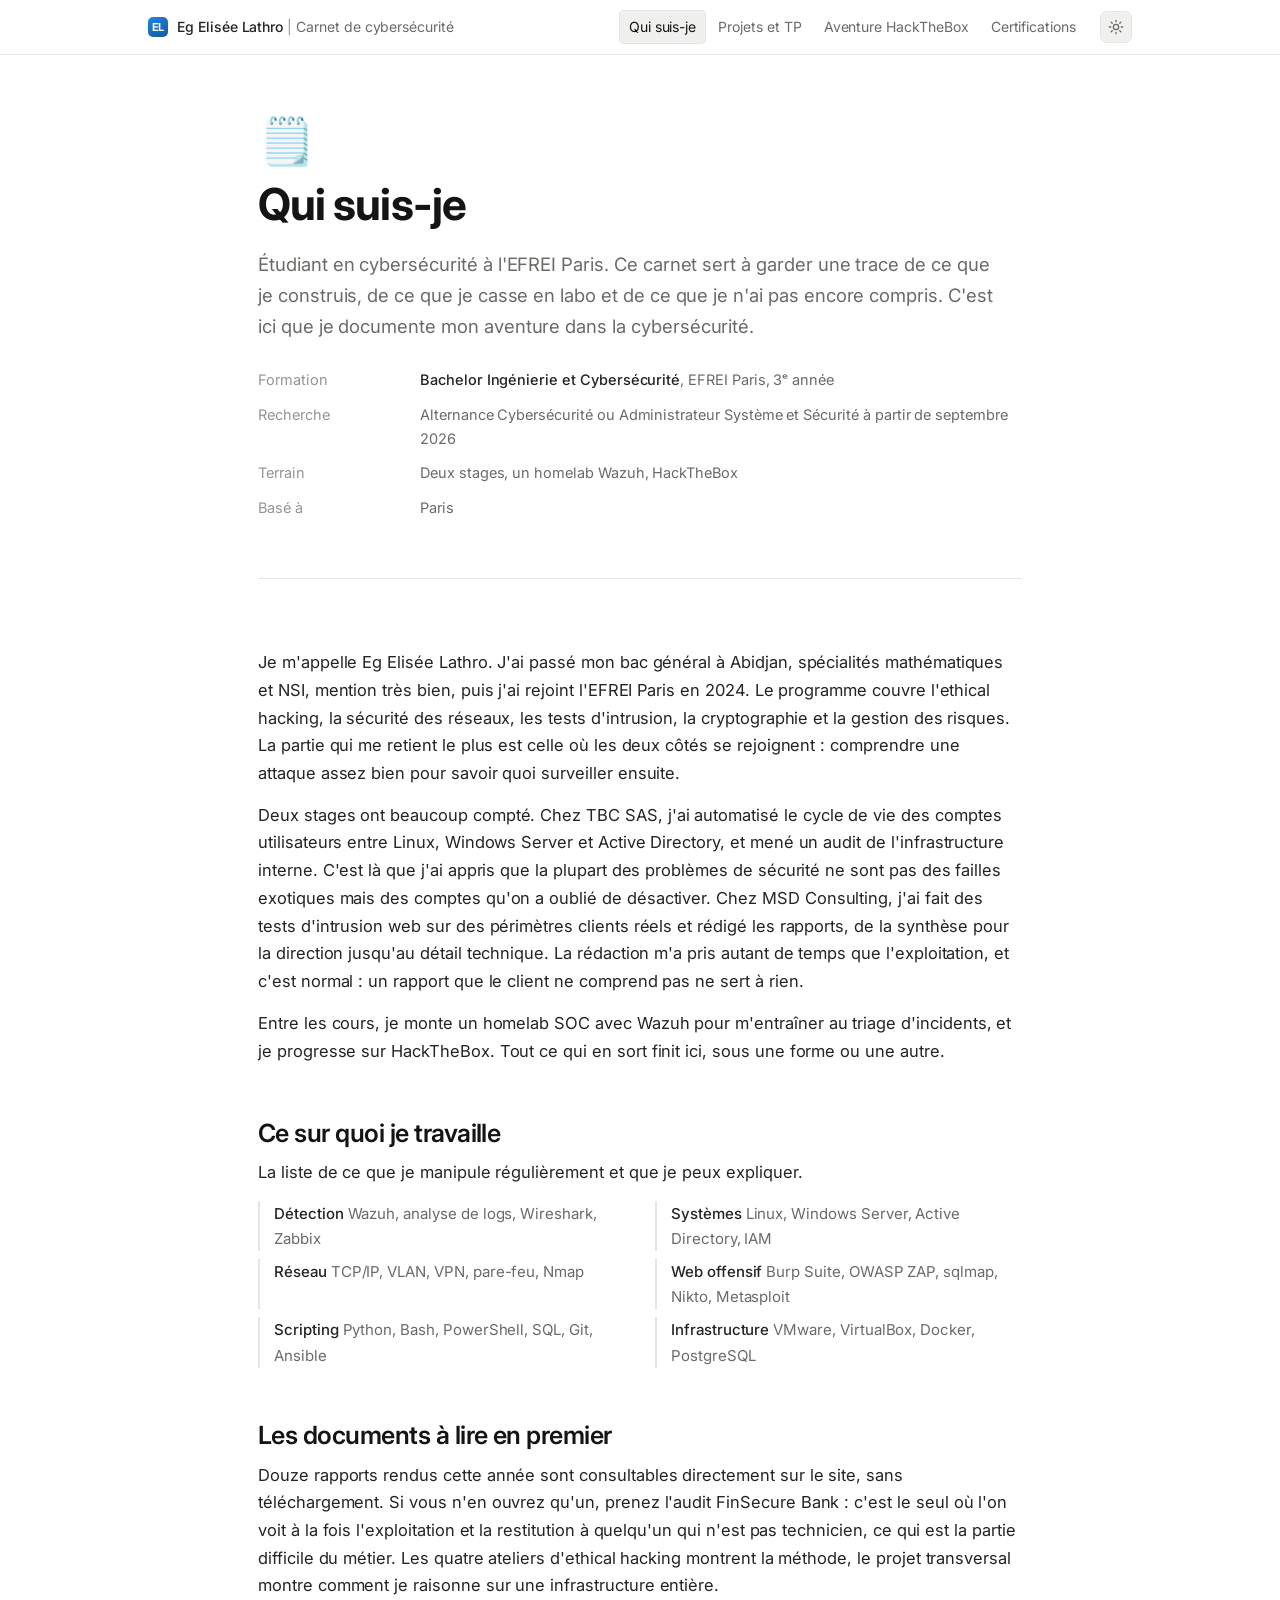
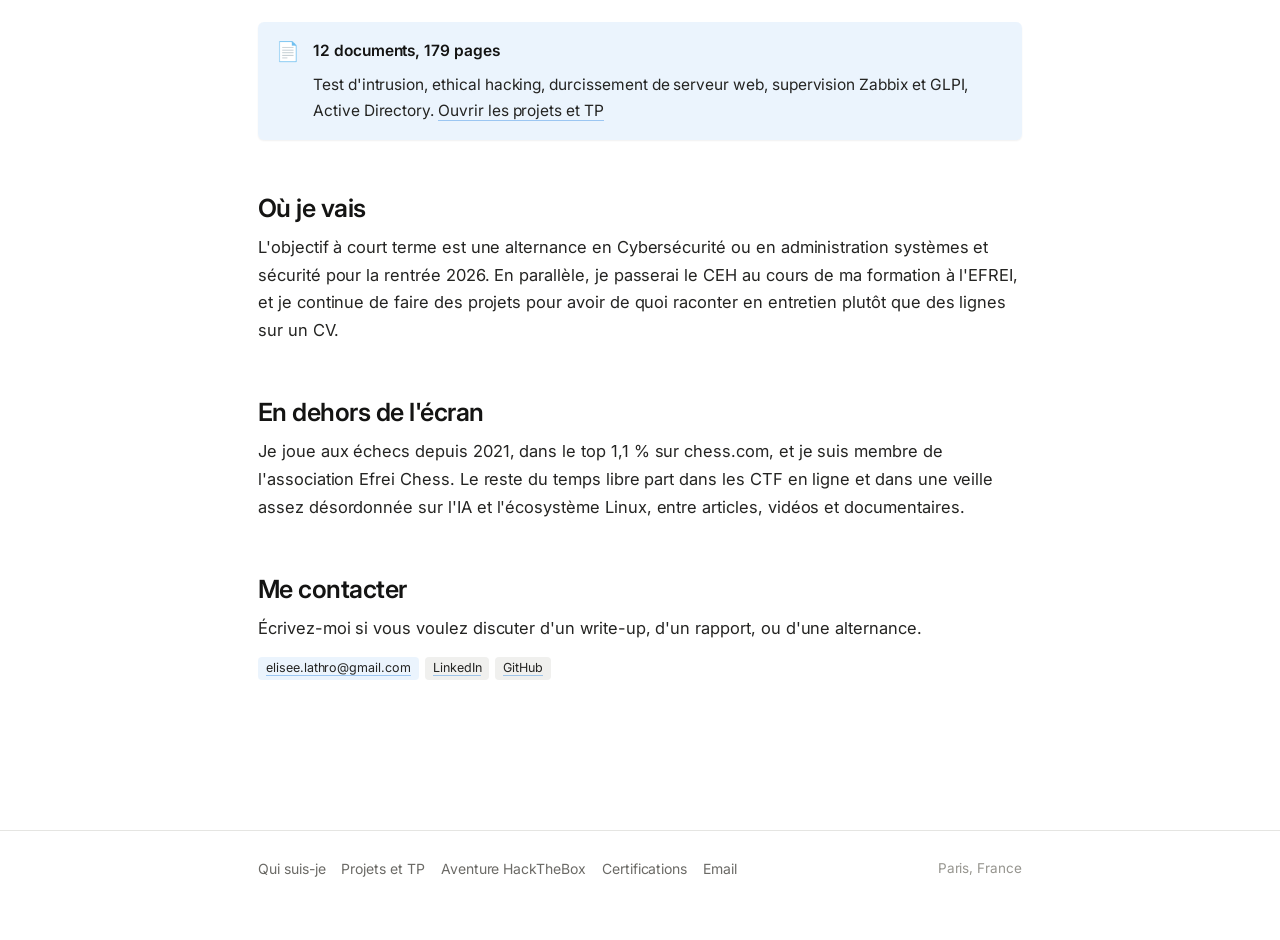
<file: index.html>
<!DOCTYPE html>
<html lang="fr">
<head>
<meta charset="UTF-8">
<script>
(function () {
  try {
    var saved = localStorage.getItem("theme");
    var theme = saved || (window.matchMedia && window.matchMedia("(prefers-color-scheme: light)").matches ? "light" : "dark");
    document.documentElement.setAttribute("data-theme", theme);
  } catch (e) {}
})();
</script>
<meta name="viewport" content="width=device-width, initial-scale=1.0">
<title>Qui suis-je | Eg Elisée Lathro</title>
<meta name="description" content="Carnet de cybersécurité d'Eg Elisée Lathro, étudiant à l'EFREI Paris : rapports de TP, write-ups HackTheBox, certifications et parcours.">
<link rel="preconnect" href="https://fonts.googleapis.com">
<link rel="preconnect" href="https://fonts.gstatic.com" crossorigin>
<link href="https://fonts.googleapis.com/css2?family=Inter:wght@400;500;600;700&amp;family=JetBrains+Mono:wght@400;500&amp;display=swap" rel="stylesheet">
<link rel="stylesheet" href="css/style.css">
</head>
<body>

<header class="topbar">
  <div class="topbar-inner">
    <a class="wordmark" href="index.html">
      <span class="mark" aria-hidden="true">EL</span>
      <span><strong>Eg Elisée Lathro</strong> <span class="sep">|</span> Carnet de cybersécurité</span>
    </a>
    <button class="nav-toggle" aria-expanded="false">Menu</button>
    <nav class="tabs" aria-label="Navigation principale">
      <a href="index.html" aria-current="page">Qui suis-je</a>
      <a href="travaux.html">Projets et TP</a>
      <a href="htb-adventure.html">Aventure HackTheBox</a>
      <a href="certifications.html">Certifications</a>
    </nav>
    <button class="theme-toggle" type="button" aria-label="Basculer entre thème clair et sombre" title="Thème clair / sombre">
      <svg class="icon-sun" viewBox="0 0 24 24" fill="none" stroke="currentColor" stroke-width="2" stroke-linecap="round" aria-hidden="true"><circle cx="12" cy="12" r="4"></circle><path d="M12 2v2M12 20v2M4.93 4.93l1.41 1.41M17.66 17.66l1.41 1.41M2 12h2M20 12h2M4.93 19.07l1.41-1.41M17.66 6.34l1.41-1.41"></path></svg>
      <svg class="icon-moon" viewBox="0 0 24 24" fill="none" stroke="currentColor" stroke-width="2" stroke-linecap="round" stroke-linejoin="round" aria-hidden="true"><path d="M21 12.79A9 9 0 1 1 11.21 3a7 7 0 0 0 9.79 9.79Z"></path></svg>
    </button>
  </div>
</header>

<div class="container">
  <header class="page-head">
    <span class="page-icon" aria-hidden="true">🗒️</span>
    <h1>Qui suis-je</h1>
    <p class="lede">
      Étudiant en cybersécurité à l'EFREI Paris. Ce carnet sert à garder une trace
      de ce que je construis, de ce que je casse en labo et de ce que je n'ai
      pas encore compris. C'est ici que je documente mon aventure dans la cybersécurité.
    </p>
    <ul class="props">
      <li><span class="k">Formation</span><span class="v"><strong>Bachelor Ingénierie et Cybersécurité</strong>, EFREI Paris, 3ᵉ année</span></li>
      <li><span class="k">Recherche</span><span class="v">Alternance Cybersécurité ou Administrateur Système et Sécurité à partir de septembre 2026</span></li>
      <li><span class="k">Terrain</span><span class="v">Deux stages, un homelab Wazuh, HackTheBox</span></li>
      <li><span class="k">Basé à</span><span class="v">Paris</span></li>
    </ul>
  </header>

  <hr>

  <main>
    <p>
      Je m'appelle Eg Elisée Lathro. J'ai passé mon bac général à Abidjan, spécialités
      mathématiques et NSI, mention très bien, puis j'ai rejoint l'EFREI Paris en 2024.
      Le programme couvre l'ethical hacking, la sécurité des réseaux, les tests
      d'intrusion, la cryptographie et la gestion des risques. La partie qui me retient
      le plus est celle où les deux côtés se rejoignent : comprendre une attaque assez
      bien pour savoir quoi surveiller ensuite.
    </p>
    <p>
      Deux stages ont beaucoup compté. Chez TBC SAS, j'ai automatisé le cycle de vie des
      comptes utilisateurs entre Linux, Windows Server et Active Directory, et mené un
      audit de l'infrastructure interne. C'est là que j'ai appris que la plupart des
      problèmes de sécurité ne sont pas des failles exotiques mais des comptes qu'on a
      oublié de désactiver. Chez MSD Consulting, j'ai fait des tests d'intrusion web sur
      des périmètres clients réels et rédigé les rapports, de la synthèse pour la
      direction jusqu'au détail technique. La rédaction m'a pris autant de temps que
      l'exploitation, et c'est normal : un rapport que le client ne comprend pas ne sert
      à rien.
    </p>
    <p>
      Entre les cours, je monte un homelab SOC avec Wazuh pour m'entraîner au triage
      d'incidents, et je progresse sur HackTheBox. Tout ce qui en sort finit ici, sous
      une forme ou une autre.
    </p>

    <h2>Ce sur quoi je travaille</h2>
    <p>
      La liste de ce que je manipule régulièrement et que je peux expliquer.
    </p>
    <ul class="split">
      <li><strong>Détection</strong> Wazuh, analyse de logs, Wireshark, Zabbix</li>
      <li><strong>Systèmes</strong> Linux, Windows Server, Active Directory, IAM</li>
      <li><strong>Réseau</strong> TCP/IP, VLAN, VPN, pare-feu, Nmap</li>
      <li><strong>Web offensif</strong> Burp Suite, OWASP ZAP, sqlmap, Nikto, Metasploit</li>
      <li><strong>Scripting</strong> Python, Bash, PowerShell, SQL, Git, Ansible</li>
      <li><strong>Infrastructure</strong> VMware, VirtualBox, Docker, PostgreSQL</li>
    </ul>

    <h2>Les documents à lire en premier</h2>
    <p>
      Douze rapports rendus cette année sont consultables directement sur le site, sans
      téléchargement. Si vous n'en ouvrez qu'un, prenez l'audit FinSecure Bank : c'est le
      seul où l'on voit à la fois l'exploitation et la restitution à quelqu'un qui n'est
      pas technicien, ce qui est la partie difficile du métier. Les quatre ateliers
      d'ethical hacking montrent la méthode, le projet transversal montre comment je
      raisonne sur une infrastructure entière.
    </p>
    <div class="callout">
      <span class="ico" aria-hidden="true">📄</span>
      <div>
        <p><strong>12 documents, 179 pages</strong></p>
        <p>
          Test d'intrusion, ethical hacking, durcissement de serveur web, supervision
          Zabbix et GLPI, Active Directory. <a href="travaux.html">Ouvrir les projets et TP</a>
        </p>
      </div>
    </div>

    <h2>Où je vais</h2>
    <p>
      L'objectif à court terme est une alternance en Cybersécurité ou en
      administration systèmes et sécurité pour la rentrée 2026. En
      parallèle, je passerai le CEH au cours de ma formation à l'EFREI, et je continue
      de faire des projets pour avoir de quoi raconter en entretien plutôt que des lignes sur un CV.
    </p>

    <h2>En dehors de l'écran</h2>
    <p>
      Je joue aux échecs depuis 2021, dans le top 1,1 % sur chess.com, et je suis membre
      de l'association Efrei Chess. Le reste du temps libre part dans les CTF en ligne et
      dans une veille assez désordonnée sur l'IA et l'écosystème Linux, entre articles,
      vidéos et documentaires.
    </p>

    <h2>Me contacter</h2>
    <p>
      Écrivez-moi si vous voulez discuter d'un write-up, d'un rapport, ou d'une alternance.
    </p>
    <ul class="tags">
      <li class="tag blue"><a href="mailto:elisee.lathro@gmail.com">elisee.lathro@gmail.com</a></li>
      <li class="tag"><a href="https://www.linkedin.com/in/eg-elisee-lathro/" target="_blank" rel="noopener">LinkedIn</a></li>
      <li class="tag"><a href="https://github.com/e-lee-e" target="_blank" rel="noopener">GitHub</a></li>
    </ul>
  </main>
</div>

<footer>
  <div class="container">
    <div class="footer-links">
      <a href="index.html">Qui suis-je</a>
      <a href="travaux.html">Projets et TP</a>
      <a href="htb-adventure.html">Aventure HackTheBox</a>
      <a href="certifications.html">Certifications</a>
      <a href="mailto:elisee.lathro@gmail.com">Email</a>
    </div>
    <p class="footer-note">Paris, France</p>
  </div>
</footer>

<script src="js/main.js"></script>
</body>
</html>
</file>
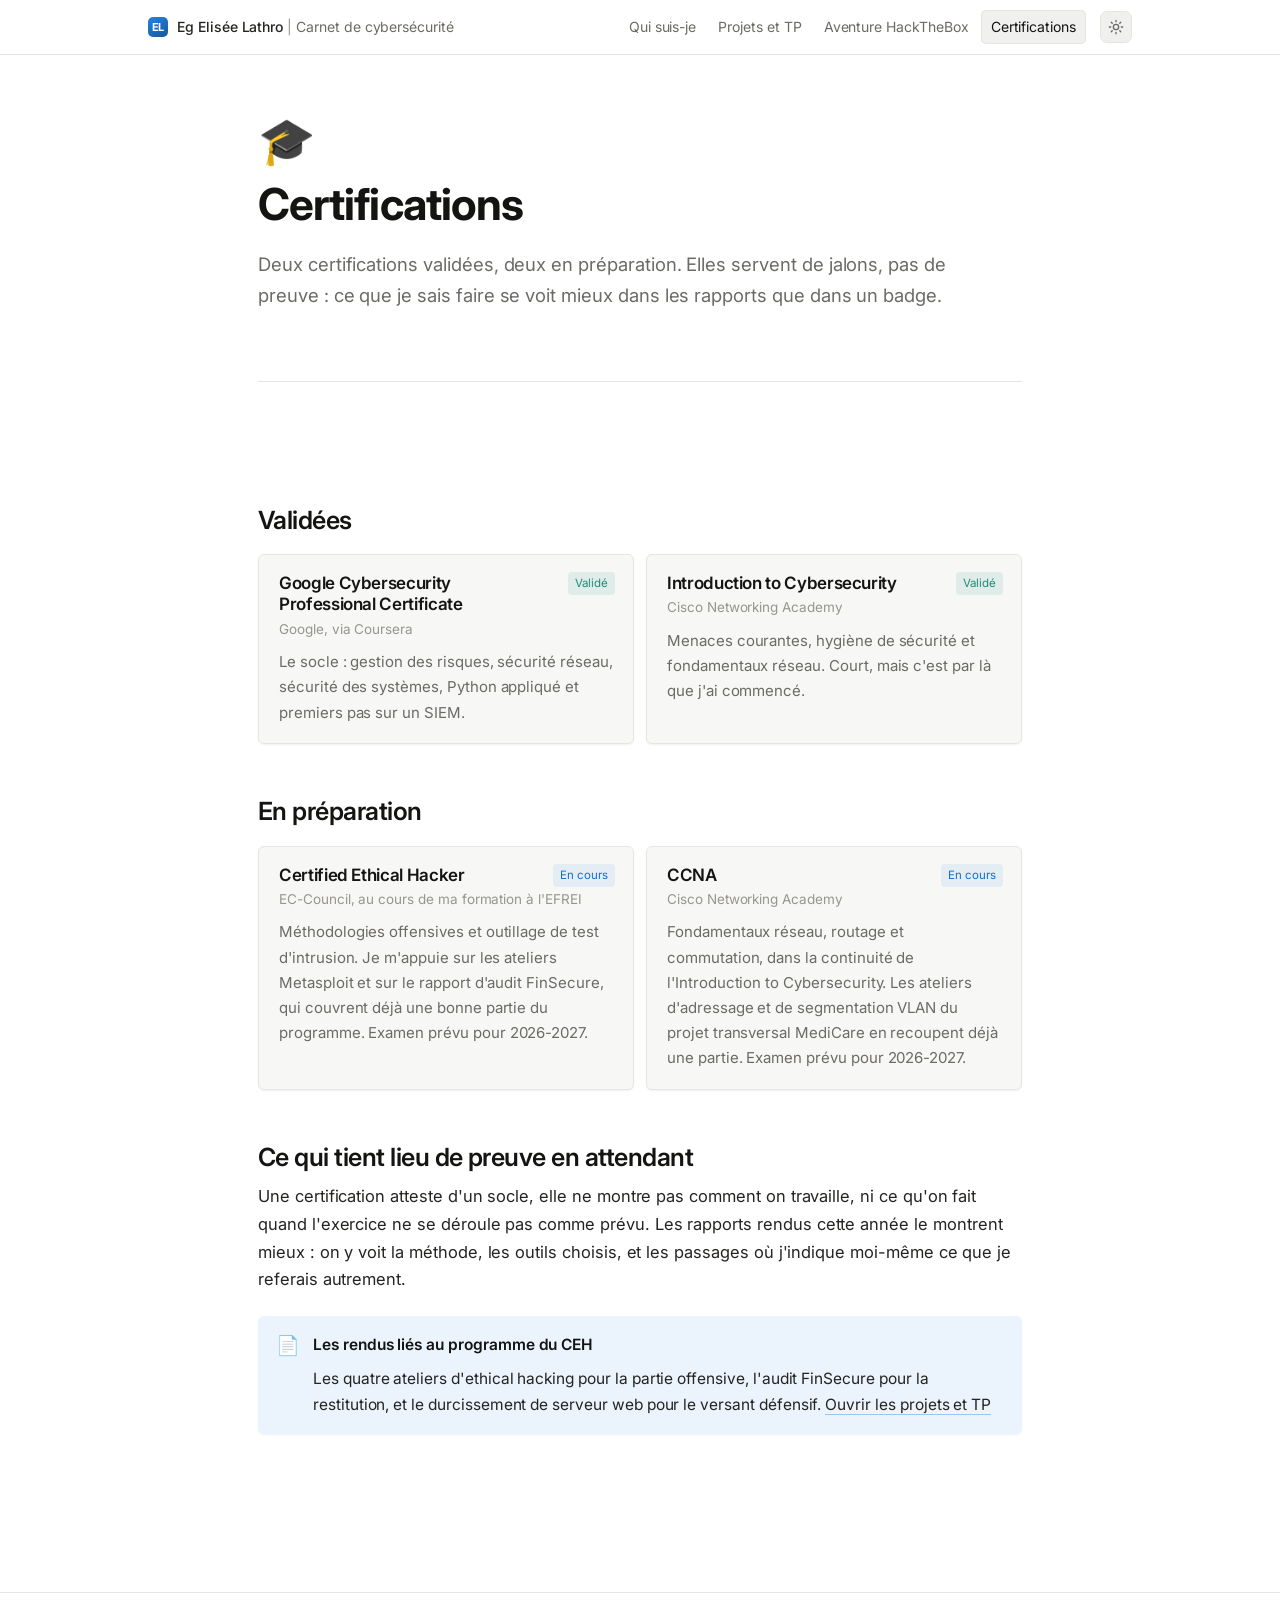
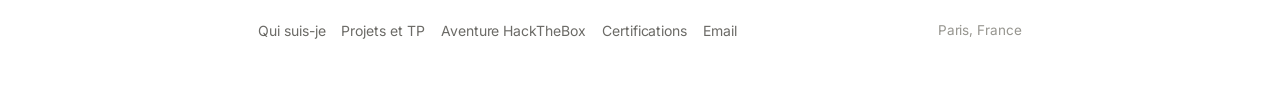
<file: certifications.html>
<!DOCTYPE html>
<html lang="fr">
<head>
<meta charset="UTF-8">
<script>
(function () {
  try {
    var saved = localStorage.getItem("theme");
    var theme = saved || (window.matchMedia && window.matchMedia("(prefers-color-scheme: light)").matches ? "light" : "dark");
    document.documentElement.setAttribute("data-theme", theme);
  } catch (e) {}
})();
</script>
<meta name="viewport" content="width=device-width, initial-scale=1.0">
<title>Certifications | Eg Elisée Lathro</title>
<meta name="description" content="Certifications obtenues et en préparation par Eg Elisée Lathro dans le domaine de la cybersécurité.">
<link rel="preconnect" href="https://fonts.googleapis.com">
<link rel="preconnect" href="https://fonts.gstatic.com" crossorigin>
<link href="https://fonts.googleapis.com/css2?family=Inter:wght@400;500;600;700&amp;family=JetBrains+Mono:wght@400;500&amp;display=swap" rel="stylesheet">
<link rel="stylesheet" href="css/style.css">
</head>
<body>

<header class="topbar">
  <div class="topbar-inner">
    <a class="wordmark" href="index.html">
      <span class="mark" aria-hidden="true">EL</span>
      <span><strong>Eg Elisée Lathro</strong> <span class="sep">|</span> Carnet de cybersécurité</span>
    </a>
    <button class="nav-toggle" aria-expanded="false">Menu</button>
    <nav class="tabs" aria-label="Navigation principale">
      <a href="index.html">Qui suis-je</a>
      <a href="travaux.html">Projets et TP</a>
      <a href="htb-adventure.html">Aventure HackTheBox</a>
      <a href="certifications.html" aria-current="page">Certifications</a>
    </nav>
    <button class="theme-toggle" type="button" aria-label="Basculer entre thème clair et sombre" title="Thème clair / sombre">
      <svg class="icon-sun" viewBox="0 0 24 24" fill="none" stroke="currentColor" stroke-width="2" stroke-linecap="round" aria-hidden="true"><circle cx="12" cy="12" r="4"></circle><path d="M12 2v2M12 20v2M4.93 4.93l1.41 1.41M17.66 17.66l1.41 1.41M2 12h2M20 12h2M4.93 19.07l1.41-1.41M17.66 6.34l1.41-1.41"></path></svg>
      <svg class="icon-moon" viewBox="0 0 24 24" fill="none" stroke="currentColor" stroke-width="2" stroke-linecap="round" stroke-linejoin="round" aria-hidden="true"><path d="M21 12.79A9 9 0 1 1 11.21 3a7 7 0 0 0 9.79 9.79Z"></path></svg>
    </button>
  </div>
</header>

<div class="container">
  <header class="page-head">
    <span class="page-icon" aria-hidden="true">🎓</span>
    <h1>Certifications</h1>
    <p class="lede">
      Deux certifications validées, deux en préparation. Elles servent de jalons, pas de
      preuve : ce que je sais faire se voit mieux dans les rapports que dans un badge.
    </p>
  </header>

  <hr>

  <main>
    <h2>Validées</h2>
    <div class="cards">
      <div class="card">
        <span class="stamp done">Validé</span>
        <h3>Google Cybersecurity Professional Certificate</h3>
        <p class="issuer">Google, via Coursera</p>
        <p>
          Le socle : gestion des risques, sécurité réseau, sécurité des systèmes, Python
          appliqué et premiers pas sur un SIEM.
        </p>
      </div>
      <div class="card">
        <span class="stamp done">Validé</span>
        <h3>Introduction to Cybersecurity</h3>
        <p class="issuer">Cisco Networking Academy</p>
        <p>
          Menaces courantes, hygiène de sécurité et fondamentaux réseau. Court, mais c'est
          par là que j'ai commencé.
        </p>
      </div>
    </div>

    <h2>En préparation</h2>
    <div class="cards">
      <div class="card">
        <span class="stamp progress">En cours</span>
        <h3>Certified Ethical Hacker</h3>
        <p class="issuer">EC-Council, au cours de ma formation à l'EFREI</p>
        <p>
          Méthodologies offensives et outillage de test d'intrusion. Je m'appuie sur les
          ateliers Metasploit et sur le rapport d'audit FinSecure, qui couvrent déjà une
          bonne partie du programme. Examen prévu pour 2026-2027.
        </p>
      </div>
      <div class="card">
        <span class="stamp progress">En cours</span>
        <h3>CCNA</h3>
        <p class="issuer">Cisco Networking Academy</p>
        <p>
          Fondamentaux réseau, routage et commutation, dans la continuité de l'Introduction
          to Cybersecurity. Les ateliers d'adressage et de segmentation VLAN du projet
          transversal MediCare en recoupent déjà une partie. Examen prévu pour 2026-2027.
        </p>
      </div>
    </div>

    <h2>Ce qui tient lieu de preuve en attendant</h2>
    <p>
      Une certification atteste d'un socle, elle ne montre pas comment on travaille, ni ce
      qu'on fait quand l'exercice ne se déroule pas comme prévu. Les rapports rendus cette
      année le montrent mieux : on y voit la méthode, les outils choisis, et les passages
      où j'indique moi-même ce que je referais autrement.
    </p>
    <div class="callout">
      <span class="ico" aria-hidden="true">📄</span>
      <div>
        <p><strong>Les rendus liés au programme du CEH</strong></p>
        <p>
          Les quatre ateliers d'ethical hacking pour la partie offensive, l'audit FinSecure
          pour la restitution, et le durcissement de serveur web pour le versant défensif.
          <a href="travaux.html">Ouvrir les projets et TP</a>
        </p>
      </div>
    </div>
  </main>
</div>

<footer>
  <div class="container">
    <div class="footer-links">
      <a href="index.html">Qui suis-je</a>
      <a href="travaux.html">Projets et TP</a>
      <a href="htb-adventure.html">Aventure HackTheBox</a>
      <a href="certifications.html">Certifications</a>
      <a href="mailto:elisee.lathro@gmail.com">Email</a>
    </div>
    <p class="footer-note">Paris, France</p>
  </div>
</footer>

<script src="js/main.js"></script>
</body>
</html>
</file>
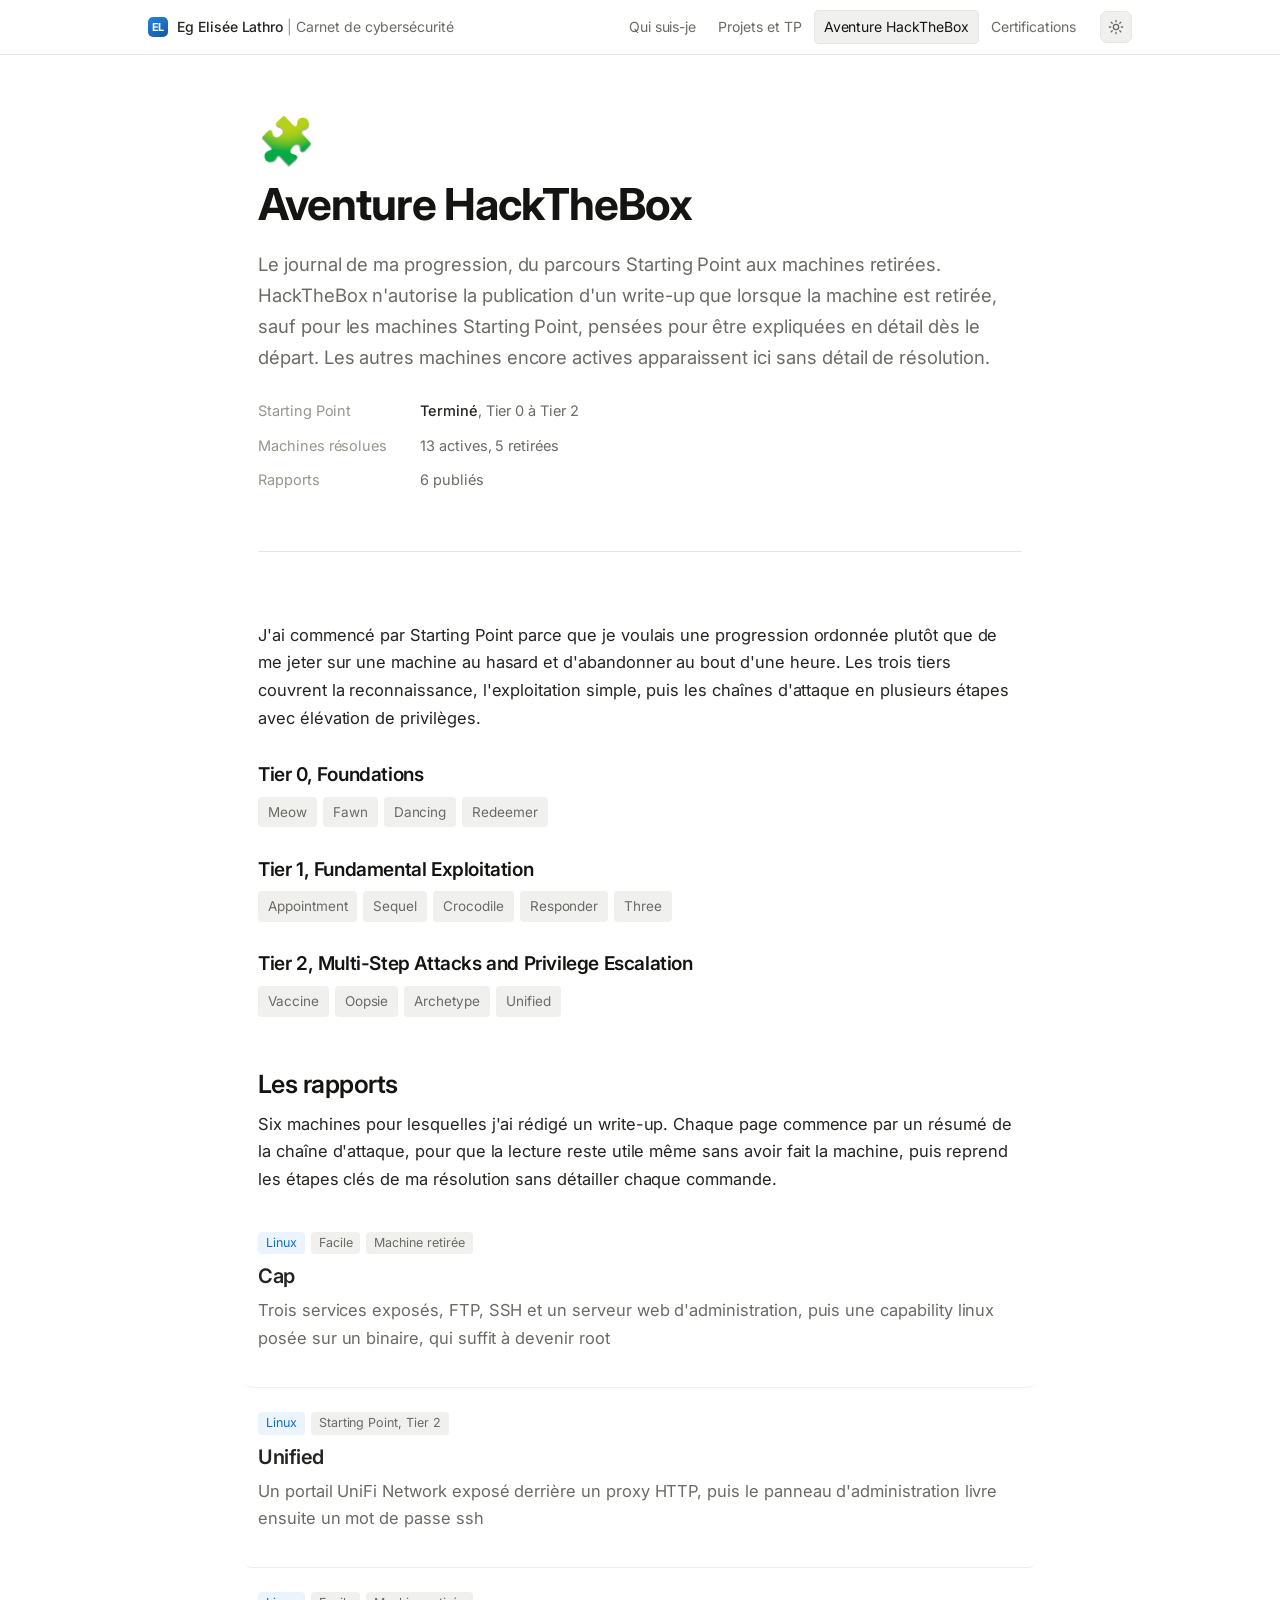
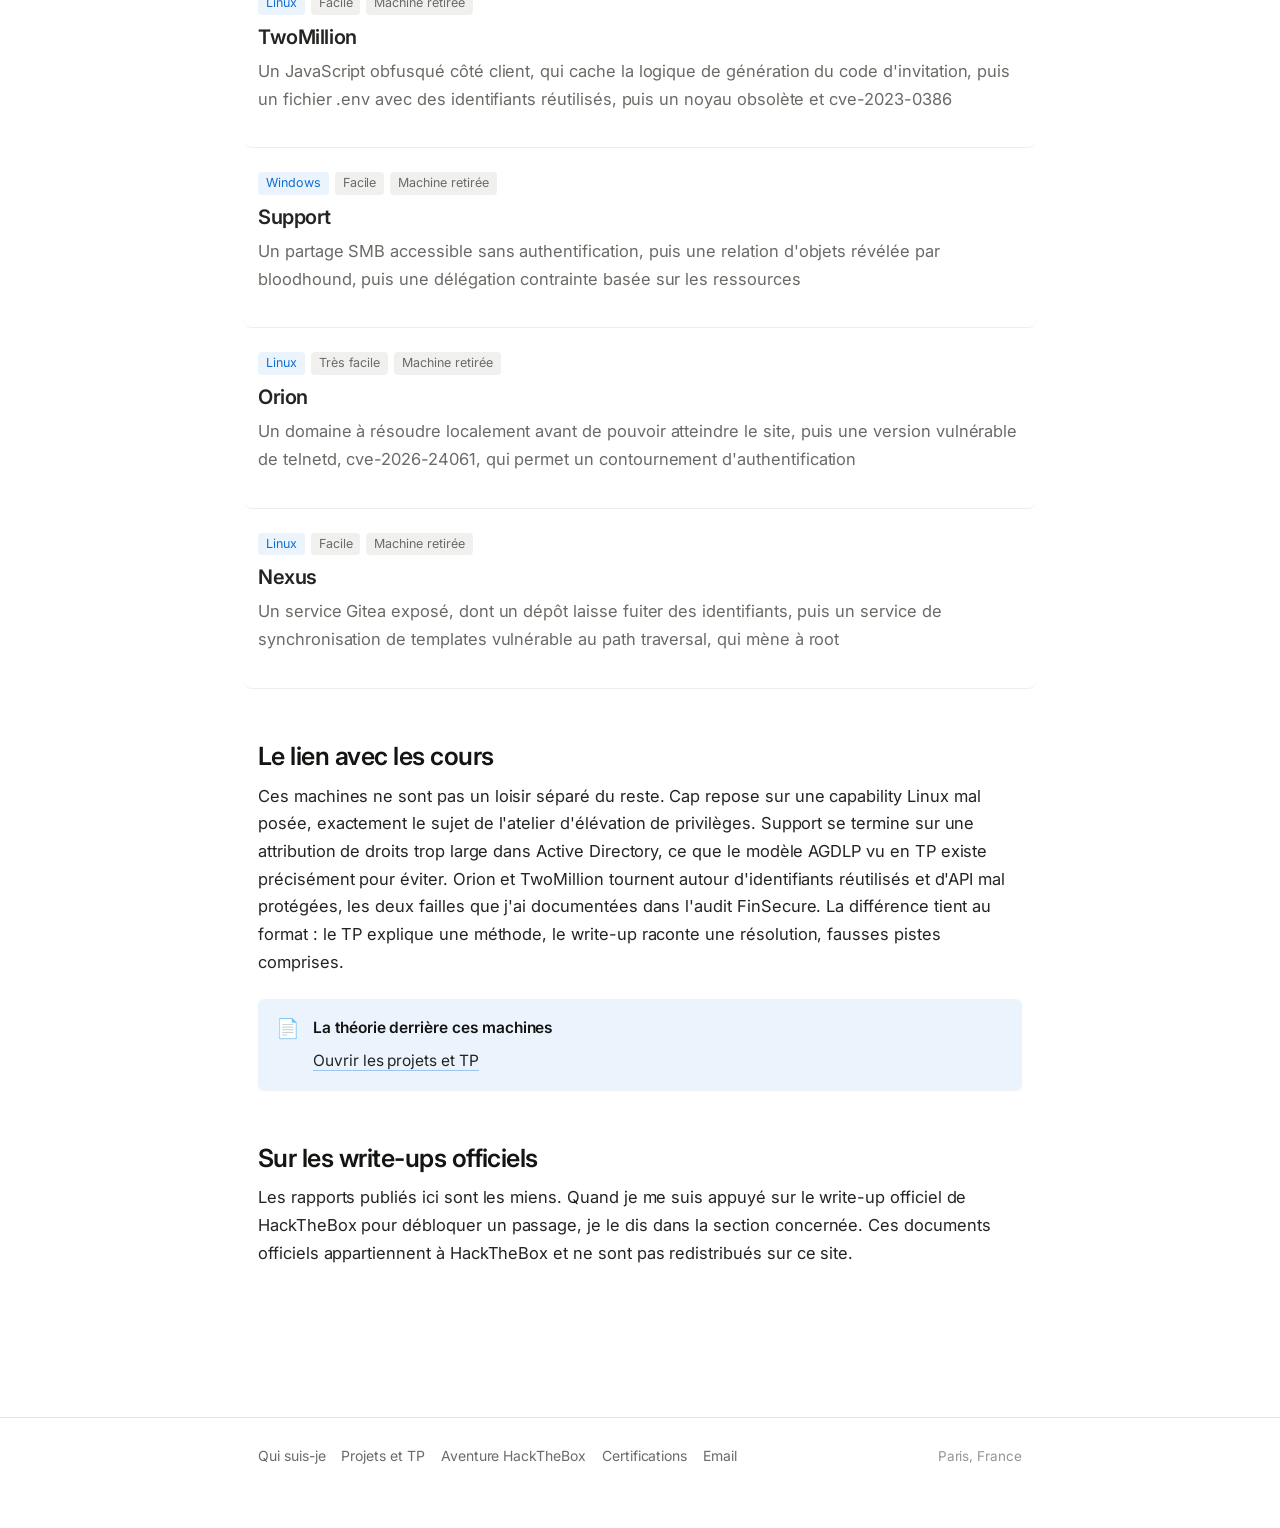
<file: htb-adventure.html>
<!DOCTYPE html>
<html lang="fr">
<head>
<meta charset="UTF-8">
<script>
(function () {
  try {
    var saved = localStorage.getItem("theme");
    var theme = saved || (window.matchMedia && window.matchMedia("(prefers-color-scheme: light)").matches ? "light" : "dark");
    document.documentElement.setAttribute("data-theme", theme);
  } catch (e) {}
})();
</script>
<meta name="viewport" content="width=device-width, initial-scale=1.0">
<title>Aventure HackTheBox | Eg Elisée Lathro</title>
<meta name="description" content="Journal de progression d'Eg Elisée Lathro sur HackTheBox : parcours Starting Point et write-ups de machines retirées.">
<link rel="preconnect" href="https://fonts.googleapis.com">
<link rel="preconnect" href="https://fonts.gstatic.com" crossorigin>
<link href="https://fonts.googleapis.com/css2?family=Inter:wght@400;500;600;700&amp;family=JetBrains+Mono:wght@400;500&amp;display=swap" rel="stylesheet">
<link rel="stylesheet" href="css/style.css">
</head>
<body>

<header class="topbar">
  <div class="topbar-inner">
    <a class="wordmark" href="index.html">
      <span class="mark" aria-hidden="true">EL</span>
      <span><strong>Eg Elisée Lathro</strong> <span class="sep">|</span> Carnet de cybersécurité</span>
    </a>
    <button class="nav-toggle" aria-expanded="false">Menu</button>
    <nav class="tabs" aria-label="Navigation principale">
      <a href="index.html">Qui suis-je</a>
      <a href="travaux.html">Projets et TP</a>
      <a href="htb-adventure.html" aria-current="page">Aventure HackTheBox</a>
      <a href="certifications.html">Certifications</a>
    </nav>
    <button class="theme-toggle" type="button" aria-label="Basculer entre thème clair et sombre" title="Thème clair / sombre">
      <svg class="icon-sun" viewBox="0 0 24 24" fill="none" stroke="currentColor" stroke-width="2" stroke-linecap="round" aria-hidden="true"><circle cx="12" cy="12" r="4"></circle><path d="M12 2v2M12 20v2M4.93 4.93l1.41 1.41M17.66 17.66l1.41 1.41M2 12h2M20 12h2M4.93 19.07l1.41-1.41M17.66 6.34l1.41-1.41"></path></svg>
      <svg class="icon-moon" viewBox="0 0 24 24" fill="none" stroke="currentColor" stroke-width="2" stroke-linecap="round" stroke-linejoin="round" aria-hidden="true"><path d="M21 12.79A9 9 0 1 1 11.21 3a7 7 0 0 0 9.79 9.79Z"></path></svg>
    </button>
  </div>
</header>

<div class="container">
  <header class="page-head">
    <span class="page-icon" aria-hidden="true">🧩</span>
    <h1>Aventure HackTheBox</h1>
    <p class="lede">
      Le journal de ma progression, du parcours Starting Point aux machines retirées.
      HackTheBox n'autorise la publication d'un write-up que lorsque la machine est
      retirée, sauf pour les machines Starting Point, pensées pour être expliquées en
      détail dès le départ. Les autres machines encore actives apparaissent ici sans
      détail de résolution.
    </p>
    <ul class="props">
      <li><span class="k">Starting Point</span><span class="v"><strong>Terminé</strong>, Tier 0 à Tier 2</span></li>
      <li><span class="k">Machines résolues</span><span class="v">13 actives, 5 retirées</span></li>
      <li><span class="k">Rapports</span><span class="v">6 publiés</span></li>
    </ul>
  </header>

  <hr>

  <main>
    <p>
      J'ai commencé par Starting Point parce que je voulais une progression ordonnée plutôt
      que de me jeter sur une machine au hasard et d'abandonner au bout d'une heure. Les
      trois tiers couvrent la reconnaissance, l'exploitation simple, puis les chaînes
      d'attaque en plusieurs étapes avec élévation de privilèges.
    </p>

    <h3>Tier 0, Foundations</h3>
    <ul class="machines">
      <li>Meow</li><li>Fawn</li><li>Dancing</li><li>Redeemer</li>
    </ul>

    <h3>Tier 1, Fundamental Exploitation</h3>
    <ul class="machines">
      <li>Appointment</li><li>Sequel</li><li>Crocodile</li><li>Responder</li><li>Three</li>
    </ul>

    <h3>Tier 2, Multi-Step Attacks and Privilege Escalation</h3>
    <ul class="machines">
      <li>Vaccine</li><li>Oopsie</li><li>Archetype</li><li>Unified</li>
    </ul>

    <h2>Les rapports</h2>
    <p>
      Six machines pour lesquelles j'ai rédigé un write-up. Chaque page commence par un
      résumé de la chaîne d'attaque, pour que la lecture reste utile même sans avoir fait
      la machine, puis reprend les étapes clés de ma résolution sans détailler chaque
      commande.
    </p>

    <article class="report">
      <ul class="tags">
        <li class="tag blue">Linux</li>
        <li class="tag">Facile</li>
        <li class="tag">Machine retirée</li>
      </ul>
      <h3><a href="articles/cap.html">Cap</a></h3>
      <p>Trois services exposés, FTP, SSH et un serveur web d'administration, puis une capability linux posée sur un binaire, qui suffit à devenir root</p>
    </article>

    <article class="report">
      <ul class="tags">
        <li class="tag blue">Linux</li>
        <li class="tag">Starting Point, Tier 2</li>
      </ul>
      <h3><a href="articles/unified.html">Unified</a></h3>
      <p>Un portail UniFi Network exposé derrière un proxy HTTP, puis le panneau d'administration livre ensuite un mot de passe ssh</p>
    </article>

    <article class="report">
      <ul class="tags">
        <li class="tag blue">Linux</li>
        <li class="tag">Facile</li>
        <li class="tag">Machine retirée</li>
      </ul>
      <h3><a href="articles/twomillion.html">TwoMillion</a></h3>
      <p>Un JavaScript obfusqué côté client, qui cache la logique de génération du code d'invitation, puis un fichier .env avec des identifiants réutilisés, puis un noyau obsolète et cve-2023-0386</p>
    </article>

    <article class="report">
      <ul class="tags">
        <li class="tag blue">Windows</li>
        <li class="tag">Facile</li>
        <li class="tag">Machine retirée</li>
      </ul>
      <h3><a href="articles/support.html">Support</a></h3>
      <p>Un partage SMB accessible sans authentification, puis une relation d'objets révélée par bloodhound, puis une délégation contrainte basée sur les ressources</p>
    </article>

    <article class="report">
      <ul class="tags">
        <li class="tag blue">Linux</li>
        <li class="tag">Très facile</li>
        <li class="tag">Machine retirée</li>
      </ul>
      <h3><a href="articles/orion.html">Orion</a></h3>
      <p>Un domaine à résoudre localement avant de pouvoir atteindre le site, puis une version vulnérable de telnetd, cve-2026-24061, qui permet un contournement d'authentification</p>
    </article>

    <article class="report">
      <ul class="tags">
        <li class="tag blue">Linux</li>
        <li class="tag">Facile</li>
        <li class="tag">Machine retirée</li>
      </ul>
      <h3><a href="articles/nexus.html">Nexus</a></h3>
      <p>Un service Gitea exposé, dont un dépôt laisse fuiter des identifiants, puis un service de synchronisation de templates vulnérable au path traversal, qui mène à root</p>
    </article>

    <h2>Le lien avec les cours</h2>
    <p>
      Ces machines ne sont pas un loisir séparé du reste. Cap repose sur une capability
      Linux mal posée, exactement le sujet de l'atelier d'élévation de privilèges. Support
      se termine sur une attribution de droits trop large dans Active Directory, ce que le
      modèle AGDLP vu en TP existe précisément pour éviter. Orion et TwoMillion tournent
      autour d'identifiants réutilisés et d'API mal protégées, les deux failles que j'ai
      documentées dans l'audit FinSecure. La différence tient au format : le TP explique une
      méthode, le write-up raconte une résolution, fausses pistes comprises.
    </p>
    <div class="callout">
      <span class="ico" aria-hidden="true">📄</span>
      <div>
        <p><strong>La théorie derrière ces machines</strong></p>
        <p><a href="travaux.html">Ouvrir les projets et TP</a></p>
      </div>
    </div>

    <h2>Sur les write-ups officiels</h2>
    <p>
      Les rapports publiés ici sont les miens. Quand je me suis appuyé sur le write-up
      officiel de HackTheBox pour débloquer un passage, je le dis dans la section concernée.
      Ces documents officiels appartiennent à HackTheBox et ne sont pas redistribués sur ce
      site.
    </p>
  </main>
</div>

<footer>
  <div class="container">
    <div class="footer-links">
      <a href="index.html">Qui suis-je</a>
      <a href="travaux.html">Projets et TP</a>
      <a href="htb-adventure.html">Aventure HackTheBox</a>
      <a href="certifications.html">Certifications</a>
      <a href="mailto:elisee.lathro@gmail.com">Email</a>
    </div>
    <p class="footer-note">Paris, France</p>
  </div>
</footer>

<script src="js/main.js"></script>
</body>
</html>
</file>
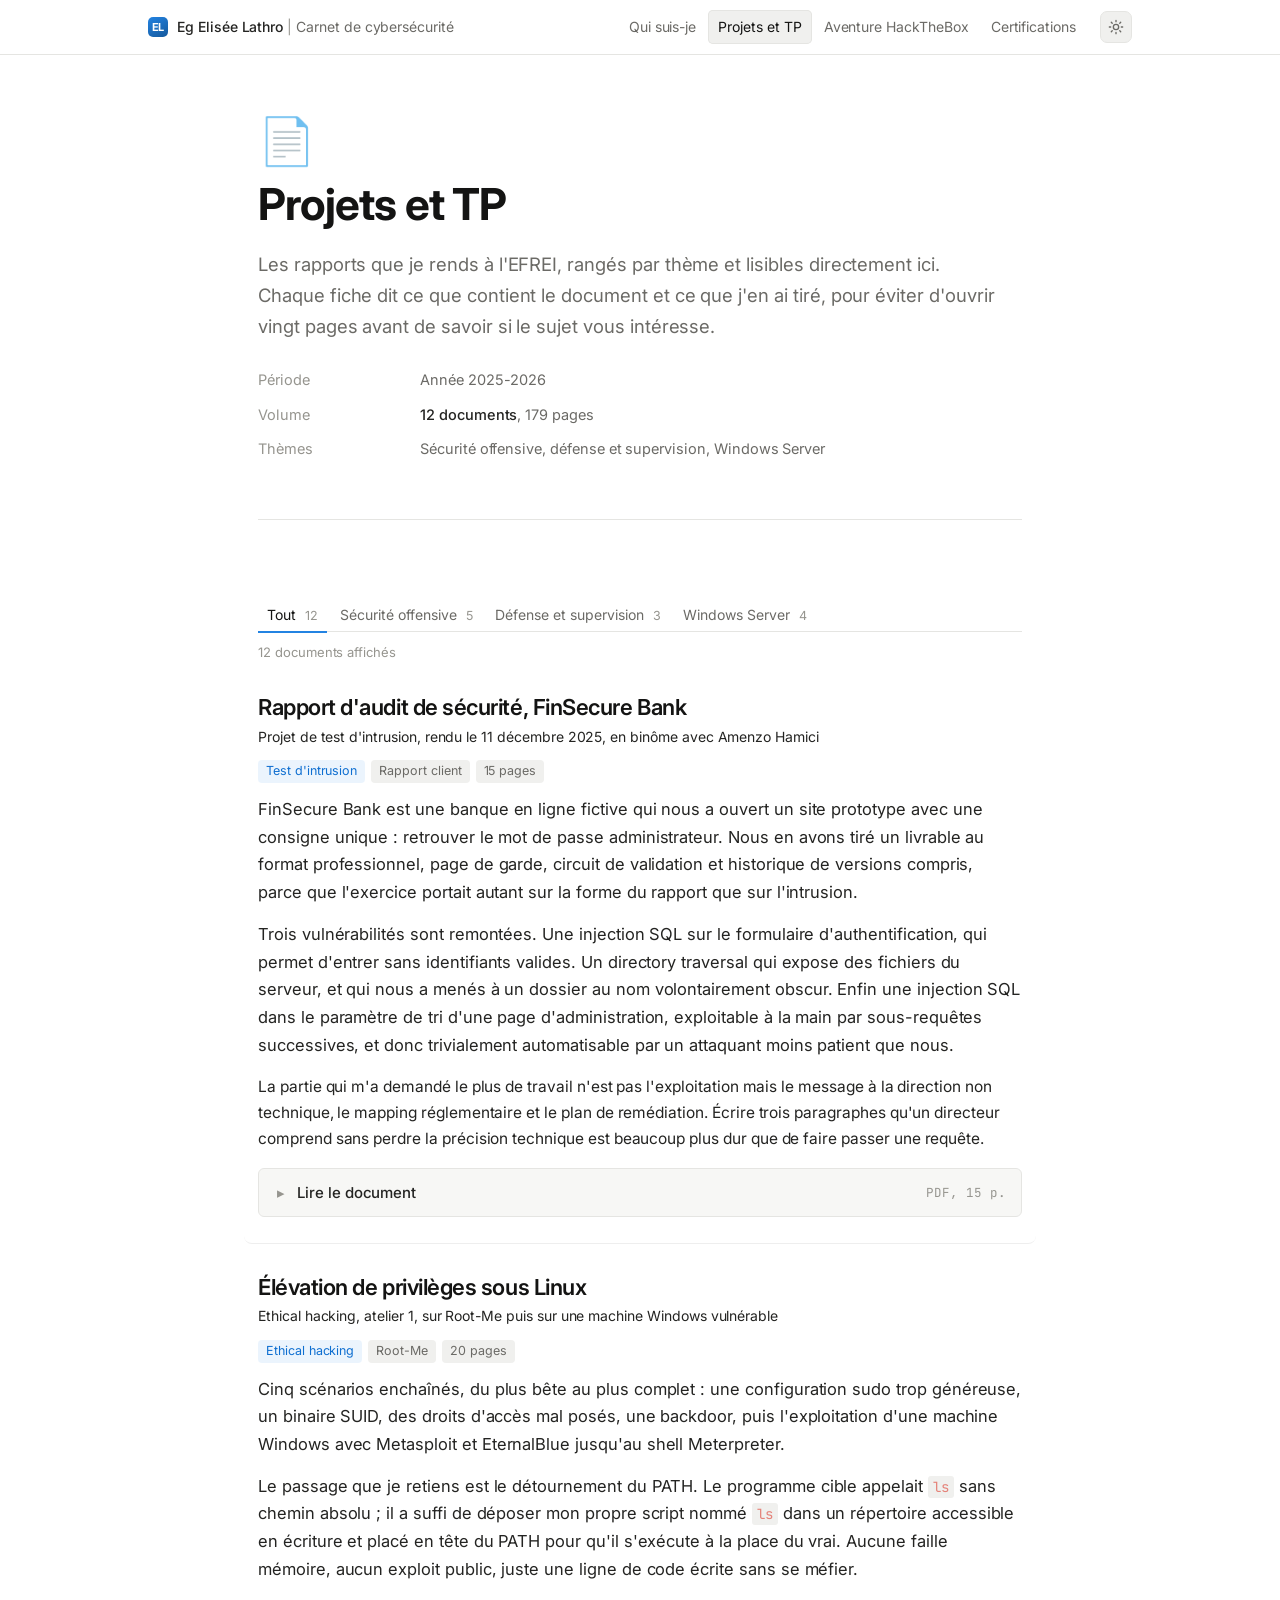
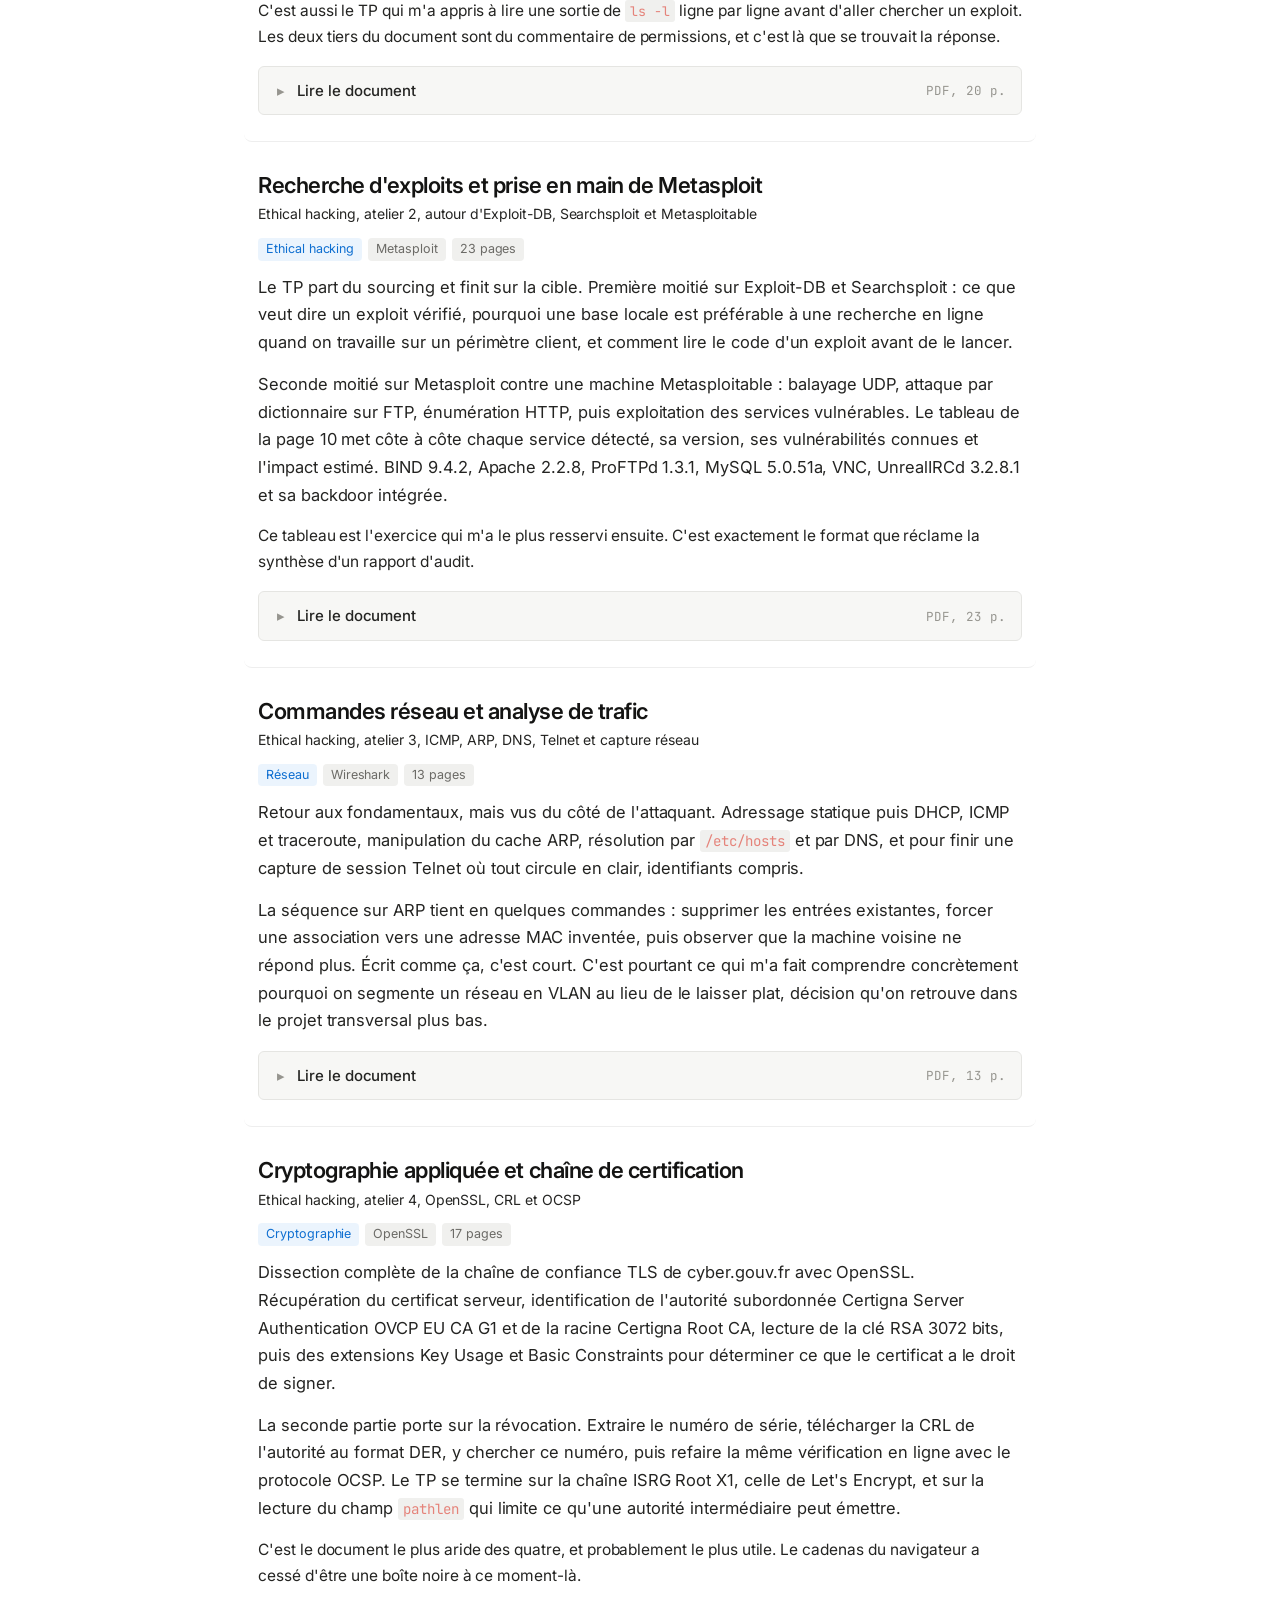
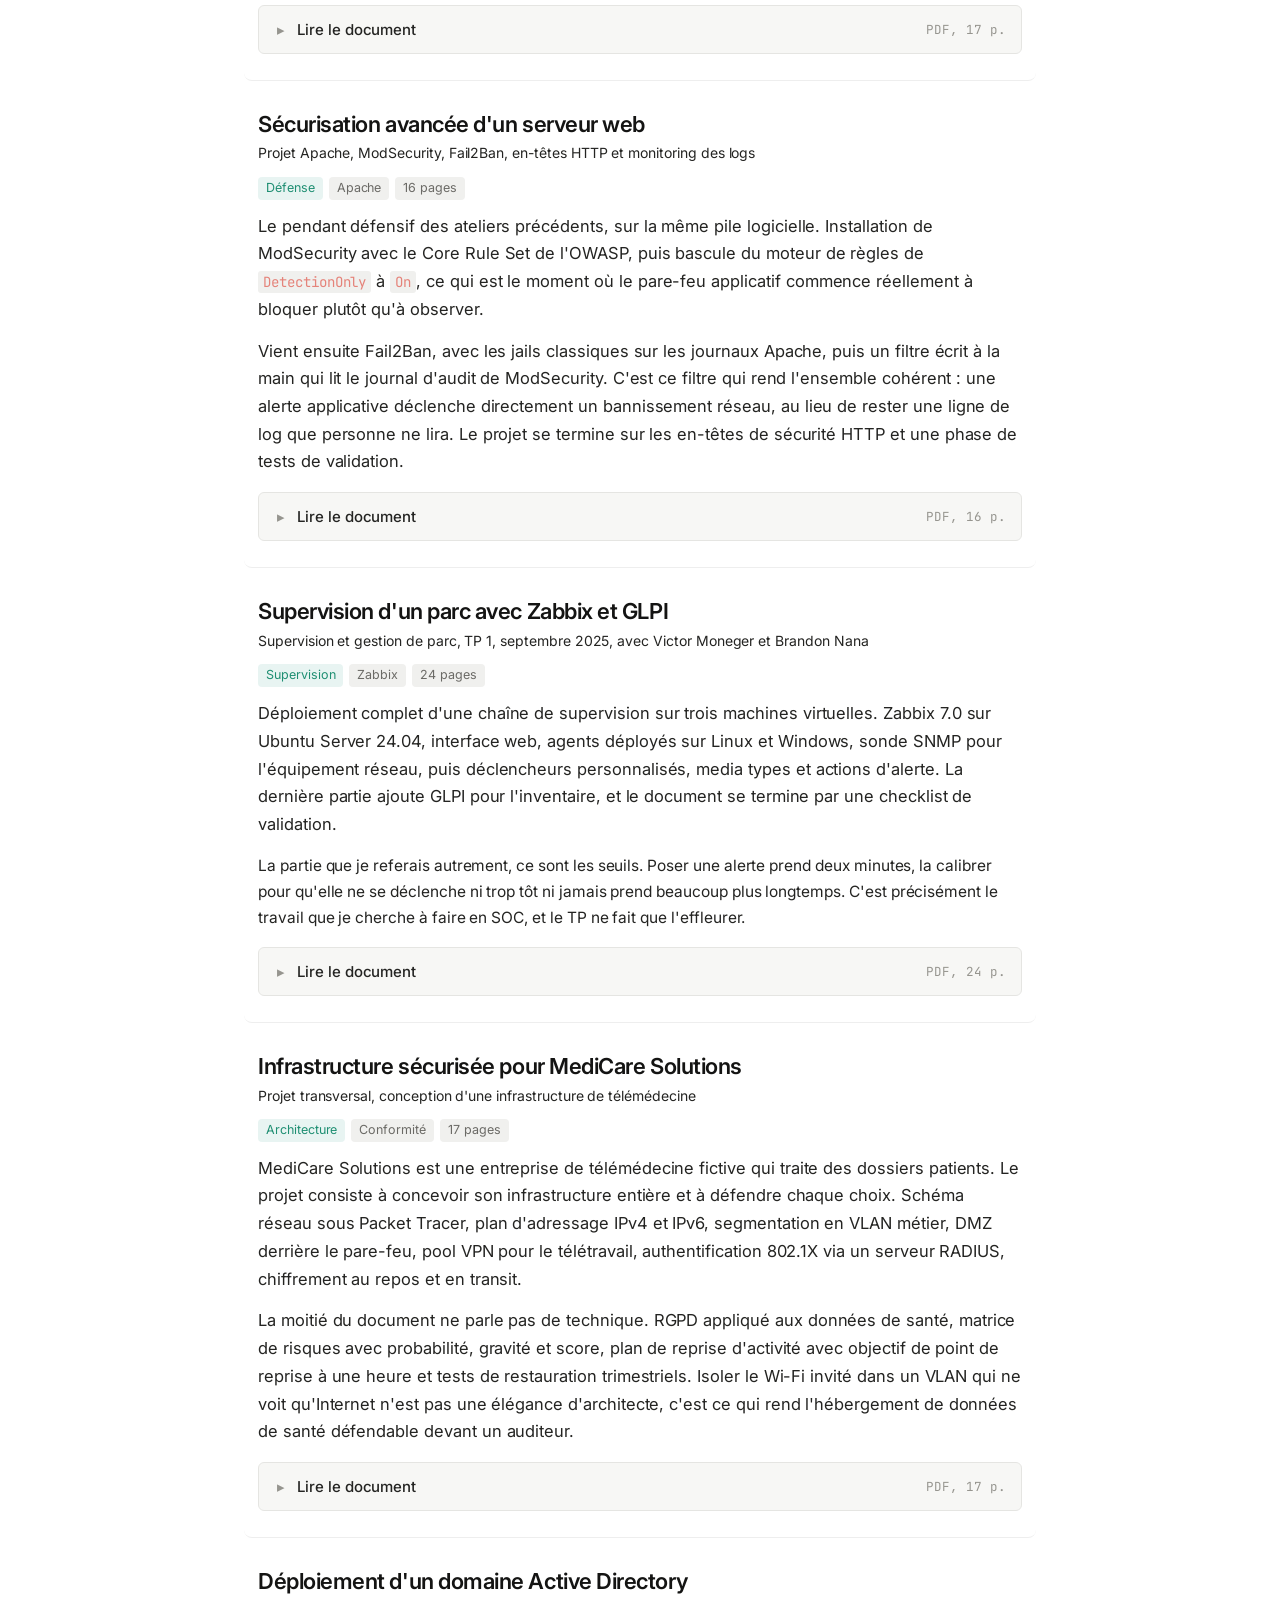
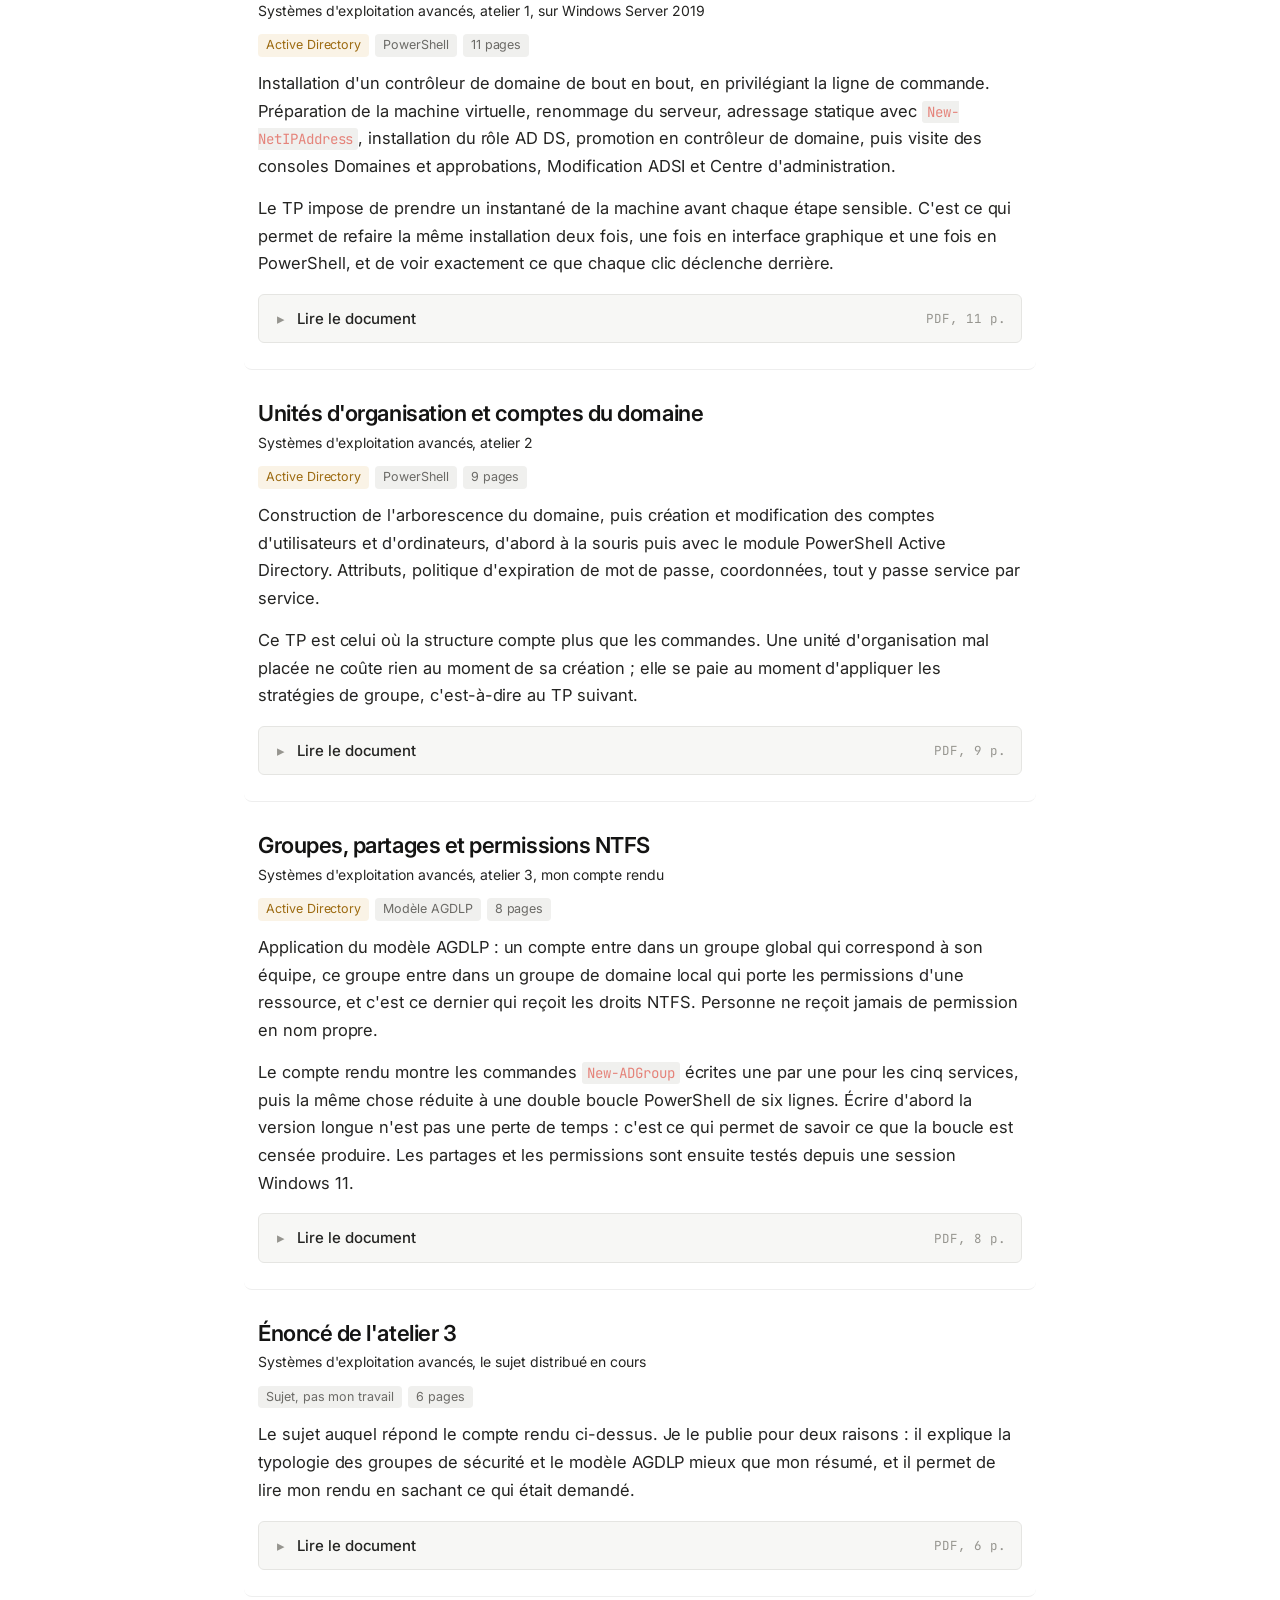
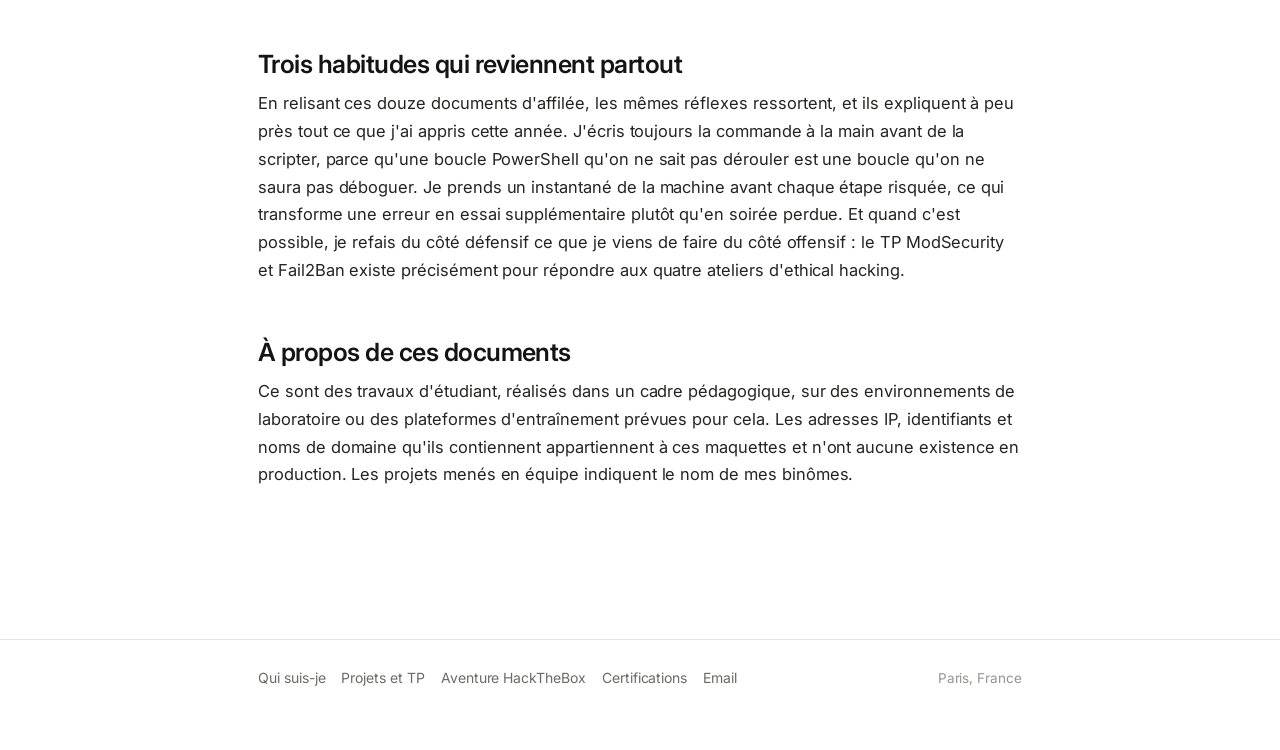
<file: travaux.html>
<!DOCTYPE html>
<html lang="fr">
<head>
<meta charset="UTF-8">
<script>
(function () {
  try {
    var saved = localStorage.getItem("theme");
    var theme = saved || (window.matchMedia && window.matchMedia("(prefers-color-scheme: light)").matches ? "light" : "dark");
    document.documentElement.setAttribute("data-theme", theme);
  } catch (e) {}
})();
</script>
<meta name="viewport" content="width=device-width, initial-scale=1.0">
<title>Projets et TP | Eg Elisée Lathro</title>
<meta name="description" content="Les projets et travaux pratiques d'Eg Elisée Lathro à l'EFREI Paris : test d'intrusion, ethical hacking, sécurisation de serveur web, supervision et Active Directory, consultables en ligne.">
<link rel="preconnect" href="https://fonts.googleapis.com">
<link rel="preconnect" href="https://fonts.gstatic.com" crossorigin>
<link href="https://fonts.googleapis.com/css2?family=Inter:wght@400;500;600;700&amp;family=JetBrains+Mono:wght@400;500&amp;display=swap" rel="stylesheet">
<link rel="stylesheet" href="css/style.css">
</head>
<body>

<header class="topbar">
  <div class="topbar-inner">
    <a class="wordmark" href="index.html">
      <span class="mark" aria-hidden="true">EL</span>
      <span><strong>Eg Elisée Lathro</strong> <span class="sep">|</span> Carnet de cybersécurité</span>
    </a>
    <button class="nav-toggle" aria-expanded="false">Menu</button>
    <nav class="tabs" aria-label="Navigation principale">
      <a href="index.html">Qui suis-je</a>
      <a href="travaux.html" aria-current="page">Projets et TP</a>
      <a href="htb-adventure.html">Aventure HackTheBox</a>
      <a href="certifications.html">Certifications</a>
    </nav>
    <button class="theme-toggle" type="button" aria-label="Basculer entre thème clair et sombre" title="Thème clair / sombre">
      <svg class="icon-sun" viewBox="0 0 24 24" fill="none" stroke="currentColor" stroke-width="2" stroke-linecap="round" aria-hidden="true"><circle cx="12" cy="12" r="4"></circle><path d="M12 2v2M12 20v2M4.93 4.93l1.41 1.41M17.66 17.66l1.41 1.41M2 12h2M20 12h2M4.93 19.07l1.41-1.41M17.66 6.34l1.41-1.41"></path></svg>
      <svg class="icon-moon" viewBox="0 0 24 24" fill="none" stroke="currentColor" stroke-width="2" stroke-linecap="round" stroke-linejoin="round" aria-hidden="true"><path d="M21 12.79A9 9 0 1 1 11.21 3a7 7 0 0 0 9.79 9.79Z"></path></svg>
    </button>
  </div>
</header>

<div class="container">
  <header class="page-head">
    <span class="page-icon" aria-hidden="true">📄</span>
    <h1>Projets et TP</h1>
    <p class="lede">
      Les rapports que je rends à l'EFREI, rangés par thème et lisibles directement
      ici. Chaque fiche dit ce que contient le document et ce que j'en ai tiré, pour
      éviter d'ouvrir vingt pages avant de savoir si le sujet vous intéresse.
    </p>
    <ul class="props">
      <li><span class="k">Période</span><span class="v">Année 2025-2026</span></li>
      <li><span class="k">Volume</span><span class="v"><strong>12 documents</strong>, 179 pages</span></li>
      <li><span class="k">Thèmes</span><span class="v">Sécurité offensive, défense et supervision, Windows Server</span></li>
    </ul>
  </header>

  <hr>

  <main>
    <div class="view-bar" role="group" aria-label="Filtrer par thème">
      <button class="filter-btn is-active" data-filter="all" aria-pressed="true">Tout <span class="count">12</span></button>
      <button class="filter-btn" data-filter="offensif" aria-pressed="false">Sécurité offensive <span class="count">5</span></button>
      <button class="filter-btn" data-filter="defensif" aria-pressed="false">Défense et supervision <span class="count">3</span></button>
      <button class="filter-btn" data-filter="systeme" aria-pressed="false">Windows Server <span class="count">4</span></button>
    </div>
    <p class="filter-status" role="status" aria-live="polite">12 documents affichés</p>

      <article class="doc" data-theme="offensif">
        <h2>Rapport d'audit de sécurité, FinSecure Bank</h2>
        <p class="doc-kicker">Projet de test d'intrusion, rendu le 11 décembre 2025, en binôme avec Amenzo Hamici</p>
        <ul class="tags">
          <li class="tag blue">Test d'intrusion</li>
          <li class="tag">Rapport client</li>
          <li class="tag">15 pages</li>
        </ul>
        <p>
          FinSecure Bank est une banque en ligne fictive qui nous a ouvert un site
          prototype avec une consigne unique : retrouver le mot de passe administrateur.
          Nous en avons tiré un livrable au format professionnel, page de garde, circuit
          de validation et historique de versions compris, parce que l'exercice portait
          autant sur la forme du rapport que sur l'intrusion.
        </p>
        <p>
          Trois vulnérabilités sont remontées. Une injection SQL sur le formulaire
          d'authentification, qui permet d'entrer sans identifiants valides. Un directory
          traversal qui expose des fichiers du serveur, et qui nous a menés à un dossier
          au nom volontairement obscur. Enfin une injection SQL dans le paramètre de tri
          d'une page d'administration, exploitable à la main par sous-requêtes successives,
          et donc trivialement automatisable par un attaquant moins patient que nous.
        </p>
        <p class="doc-note">
          La partie qui m'a demandé le plus de travail n'est pas l'exploitation mais le
          message à la direction non technique, le mapping réglementaire et le plan de
          remédiation. Écrire trois paragraphes qu'un directeur comprend sans perdre la
          précision technique est beaucoup plus dur que de faire passer une requête.
        </p>
      <details class="reader">
        <summary>
          <span class="chev" aria-hidden="true">▸</span>
          <span class="label"><b>Lire le document</b></span>
          <span class="hint">PDF, 15 p.</span>
        </summary>
        <div class="reader-body">
          <iframe data-src="docs/rapport-audit-finsecure.pdf#view=FitH" title="Aperçu du document" loading="lazy"></iframe>
        </div>
        <div class="reader-foot">
          <span>Aperçu intégré</span>
          <span class="spacer"></span>
          <a class="btn" href="docs/rapport-audit-finsecure.pdf" target="_blank" rel="noopener">Plein écran</a>
          <a class="btn" href="docs/rapport-audit-finsecure.pdf" download>Télécharger</a>
        </div>
      </details>
      </article>

      <article class="doc" data-theme="offensif">
        <h2>Élévation de privilèges sous Linux</h2>
        <p class="doc-kicker">Ethical hacking, atelier 1, sur Root-Me puis sur une machine Windows vulnérable</p>
        <ul class="tags">
          <li class="tag blue">Ethical hacking</li>
          <li class="tag">Root-Me</li>
          <li class="tag">20 pages</li>
        </ul>
        <p>
          Cinq scénarios enchaînés, du plus bête au plus complet : une configuration sudo
          trop généreuse, un binaire SUID, des droits d'accès mal posés, une backdoor,
          puis l'exploitation d'une machine Windows avec Metasploit et EternalBlue
          jusqu'au shell Meterpreter.
        </p>
        <p>
          Le passage que je retiens est le détournement du PATH. Le programme cible
          appelait <code>ls</code> sans chemin absolu ; il a suffi de déposer mon propre
          script nommé <code>ls</code> dans un répertoire accessible en écriture et placé
          en tête du PATH pour qu'il s'exécute à la place du vrai. Aucune faille mémoire,
          aucun exploit public, juste une ligne de code écrite sans se méfier.
        </p>
        <p class="doc-note">
          C'est aussi le TP qui m'a appris à lire une sortie de <code>ls -l</code> ligne
          par ligne avant d'aller chercher un exploit. Les deux tiers du document sont du
          commentaire de permissions, et c'est là que se trouvait la réponse.
        </p>
      <details class="reader">
        <summary>
          <span class="chev" aria-hidden="true">▸</span>
          <span class="label"><b>Lire le document</b></span>
          <span class="hint">PDF, 20 p.</span>
        </summary>
        <div class="reader-body">
          <iframe data-src="docs/eh1-elevation-privileges-linux.pdf#view=FitH" title="Aperçu du document" loading="lazy"></iframe>
        </div>
        <div class="reader-foot">
          <span>Aperçu intégré</span>
          <span class="spacer"></span>
          <a class="btn" href="docs/eh1-elevation-privileges-linux.pdf" target="_blank" rel="noopener">Plein écran</a>
          <a class="btn" href="docs/eh1-elevation-privileges-linux.pdf" download>Télécharger</a>
        </div>
      </details>
      </article>

      <article class="doc" data-theme="offensif">
        <h2>Recherche d'exploits et prise en main de Metasploit</h2>
        <p class="doc-kicker">Ethical hacking, atelier 2, autour d'Exploit-DB, Searchsploit et Metasploitable</p>
        <ul class="tags">
          <li class="tag blue">Ethical hacking</li>
          <li class="tag">Metasploit</li>
          <li class="tag">23 pages</li>
        </ul>
        <p>
          Le TP part du sourcing et finit sur la cible. Première moitié sur Exploit-DB et
          Searchsploit : ce que veut dire un exploit vérifié, pourquoi une base locale est
          préférable à une recherche en ligne quand on travaille sur un périmètre client,
          et comment lire le code d'un exploit avant de le lancer.
        </p>
        <p>
          Seconde moitié sur Metasploit contre une machine Metasploitable : balayage UDP,
          attaque par dictionnaire sur FTP, énumération HTTP, puis exploitation des
          services vulnérables. Le tableau de la page 10 met côte à côte chaque service
          détecté, sa version, ses vulnérabilités connues et l'impact estimé. BIND 9.4.2,
          Apache 2.2.8, ProFTPd 1.3.1, MySQL 5.0.51a, VNC, UnrealIRCd 3.2.8.1 et sa
          backdoor intégrée.
        </p>
        <p class="doc-note">
          Ce tableau est l'exercice qui m'a le plus resservi ensuite. C'est exactement le
          format que réclame la synthèse d'un rapport d'audit.
        </p>
      <details class="reader">
        <summary>
          <span class="chev" aria-hidden="true">▸</span>
          <span class="label"><b>Lire le document</b></span>
          <span class="hint">PDF, 23 p.</span>
        </summary>
        <div class="reader-body">
          <iframe data-src="docs/eh2-searchsploit-metasploit.pdf#view=FitH" title="Aperçu du document" loading="lazy"></iframe>
        </div>
        <div class="reader-foot">
          <span>Aperçu intégré</span>
          <span class="spacer"></span>
          <a class="btn" href="docs/eh2-searchsploit-metasploit.pdf" target="_blank" rel="noopener">Plein écran</a>
          <a class="btn" href="docs/eh2-searchsploit-metasploit.pdf" download>Télécharger</a>
        </div>
      </details>
      </article>

      <article class="doc" data-theme="offensif">
        <h2>Commandes réseau et analyse de trafic</h2>
        <p class="doc-kicker">Ethical hacking, atelier 3, ICMP, ARP, DNS, Telnet et capture réseau</p>
        <ul class="tags">
          <li class="tag blue">Réseau</li>
          <li class="tag">Wireshark</li>
          <li class="tag">13 pages</li>
        </ul>
        <p>
          Retour aux fondamentaux, mais vus du côté de l'attaquant. Adressage statique
          puis DHCP, ICMP et traceroute, manipulation du cache ARP, résolution par
          <code>/etc/hosts</code> et par DNS, et pour finir une capture de session Telnet
          où tout circule en clair, identifiants compris.
        </p>
        <p>
          La séquence sur ARP tient en quelques commandes : supprimer les entrées
          existantes, forcer une association vers une adresse MAC inventée, puis observer
          que la machine voisine ne répond plus. Écrit comme ça, c'est court. C'est
          pourtant ce qui m'a fait comprendre concrètement pourquoi on segmente un réseau
          en VLAN au lieu de le laisser plat, décision qu'on retrouve dans le projet
          transversal plus bas.
        </p>
      <details class="reader">
        <summary>
          <span class="chev" aria-hidden="true">▸</span>
          <span class="label"><b>Lire le document</b></span>
          <span class="hint">PDF, 13 p.</span>
        </summary>
        <div class="reader-body">
          <iframe data-src="docs/eh3-reseaux-analyse-trafic.pdf#view=FitH" title="Aperçu du document" loading="lazy"></iframe>
        </div>
        <div class="reader-foot">
          <span>Aperçu intégré</span>
          <span class="spacer"></span>
          <a class="btn" href="docs/eh3-reseaux-analyse-trafic.pdf" target="_blank" rel="noopener">Plein écran</a>
          <a class="btn" href="docs/eh3-reseaux-analyse-trafic.pdf" download>Télécharger</a>
        </div>
      </details>
      </article>

      <article class="doc" data-theme="offensif">
        <h2>Cryptographie appliquée et chaîne de certification</h2>
        <p class="doc-kicker">Ethical hacking, atelier 4, OpenSSL, CRL et OCSP</p>
        <ul class="tags">
          <li class="tag blue">Cryptographie</li>
          <li class="tag">OpenSSL</li>
          <li class="tag">17 pages</li>
        </ul>
        <p>
          Dissection complète de la chaîne de confiance TLS de cyber.gouv.fr avec OpenSSL.
          Récupération du certificat serveur, identification de l'autorité subordonnée
          Certigna Server Authentication OVCP EU CA G1 et de la racine Certigna Root CA,
          lecture de la clé RSA 3072 bits, puis des extensions Key Usage et Basic
          Constraints pour déterminer ce que le certificat a le droit de signer.
        </p>
        <p>
          La seconde partie porte sur la révocation. Extraire le numéro de série,
          télécharger la CRL de l'autorité au format DER, y chercher ce numéro, puis
          refaire la même vérification en ligne avec le protocole OCSP. Le TP se termine
          sur la chaîne ISRG Root X1, celle de Let's Encrypt, et sur la lecture du champ
          <code>pathlen</code> qui limite ce qu'une autorité intermédiaire peut émettre.
        </p>
        <p class="doc-note">
          C'est le document le plus aride des quatre, et probablement le plus utile. Le
          cadenas du navigateur a cessé d'être une boîte noire à ce moment-là.
        </p>
      <details class="reader">
        <summary>
          <span class="chev" aria-hidden="true">▸</span>
          <span class="label"><b>Lire le document</b></span>
          <span class="hint">PDF, 17 p.</span>
        </summary>
        <div class="reader-body">
          <iframe data-src="docs/eh4-cryptographie-certificats.pdf#view=FitH" title="Aperçu du document" loading="lazy"></iframe>
        </div>
        <div class="reader-foot">
          <span>Aperçu intégré</span>
          <span class="spacer"></span>
          <a class="btn" href="docs/eh4-cryptographie-certificats.pdf" target="_blank" rel="noopener">Plein écran</a>
          <a class="btn" href="docs/eh4-cryptographie-certificats.pdf" download>Télécharger</a>
        </div>
      </details>
      </article>

      <article class="doc" data-theme="defensif">
        <h2>Sécurisation avancée d'un serveur web</h2>
        <p class="doc-kicker">Projet Apache, ModSecurity, Fail2Ban, en-têtes HTTP et monitoring des logs</p>
        <ul class="tags">
          <li class="tag green">Défense</li>
          <li class="tag">Apache</li>
          <li class="tag">16 pages</li>
        </ul>
        <p>
          Le pendant défensif des ateliers précédents, sur la même pile logicielle.
          Installation de ModSecurity avec le Core Rule Set de l'OWASP, puis bascule du
          moteur de règles de <code>DetectionOnly</code> à <code>On</code>, ce qui est le
          moment où le pare-feu applicatif commence réellement à bloquer plutôt qu'à
          observer.
        </p>
        <p>
          Vient ensuite Fail2Ban, avec les jails classiques sur les journaux Apache, puis
          un filtre écrit à la main qui lit le journal d'audit de ModSecurity. C'est ce
          filtre qui rend l'ensemble cohérent : une alerte applicative déclenche
          directement un bannissement réseau, au lieu de rester une ligne de log que
          personne ne lira. Le projet se termine sur les en-têtes de sécurité HTTP et une
          phase de tests de validation.
        </p>
      <details class="reader">
        <summary>
          <span class="chev" aria-hidden="true">▸</span>
          <span class="label"><b>Lire le document</b></span>
          <span class="hint">PDF, 16 p.</span>
        </summary>
        <div class="reader-body">
          <iframe data-src="docs/securisation-serveur-web.pdf#view=FitH" title="Aperçu du document" loading="lazy"></iframe>
        </div>
        <div class="reader-foot">
          <span>Aperçu intégré</span>
          <span class="spacer"></span>
          <a class="btn" href="docs/securisation-serveur-web.pdf" target="_blank" rel="noopener">Plein écran</a>
          <a class="btn" href="docs/securisation-serveur-web.pdf" download>Télécharger</a>
        </div>
      </details>
      </article>

      <article class="doc" data-theme="defensif">
        <h2>Supervision d'un parc avec Zabbix et GLPI</h2>
        <p class="doc-kicker">Supervision et gestion de parc, TP 1, septembre 2025, avec Victor Moneger et Brandon Nana</p>
        <ul class="tags">
          <li class="tag green">Supervision</li>
          <li class="tag">Zabbix</li>
          <li class="tag">24 pages</li>
        </ul>
        <p>
          Déploiement complet d'une chaîne de supervision sur trois machines virtuelles.
          Zabbix 7.0 sur Ubuntu Server 24.04, interface web, agents déployés sur Linux et
          Windows, sonde SNMP pour l'équipement réseau, puis déclencheurs personnalisés,
          media types et actions d'alerte. La dernière partie ajoute GLPI pour
          l'inventaire, et le document se termine par une checklist de validation.
        </p>
        <p class="doc-note">
          La partie que je referais autrement, ce sont les seuils. Poser une alerte prend
          deux minutes, la calibrer pour qu'elle ne se déclenche ni trop tôt ni jamais
          prend beaucoup plus longtemps. C'est précisément le travail que je cherche à
          faire en SOC, et le TP ne fait que l'effleurer.
        </p>
      <details class="reader">
        <summary>
          <span class="chev" aria-hidden="true">▸</span>
          <span class="label"><b>Lire le document</b></span>
          <span class="hint">PDF, 24 p.</span>
        </summary>
        <div class="reader-body">
          <iframe data-src="docs/supervision-zabbix-glpi.pdf#view=FitH" title="Aperçu du document" loading="lazy"></iframe>
        </div>
        <div class="reader-foot">
          <span>Aperçu intégré</span>
          <span class="spacer"></span>
          <a class="btn" href="docs/supervision-zabbix-glpi.pdf" target="_blank" rel="noopener">Plein écran</a>
          <a class="btn" href="docs/supervision-zabbix-glpi.pdf" download>Télécharger</a>
        </div>
      </details>
      </article>

      <article class="doc" data-theme="defensif">
        <h2>Infrastructure sécurisée pour MediCare Solutions</h2>
        <p class="doc-kicker">Projet transversal, conception d'une infrastructure de télémédecine</p>
        <ul class="tags">
          <li class="tag green">Architecture</li>
          <li class="tag">Conformité</li>
          <li class="tag">17 pages</li>
        </ul>
        <p>
          MediCare Solutions est une entreprise de télémédecine fictive qui traite des
          dossiers patients. Le projet consiste à concevoir son infrastructure entière et
          à défendre chaque choix. Schéma réseau sous Packet Tracer, plan d'adressage IPv4
          et IPv6, segmentation en VLAN métier, DMZ derrière le pare-feu, pool VPN pour le
          télétravail, authentification 802.1X via un serveur RADIUS, chiffrement au repos
          et en transit.
        </p>
        <p>
          La moitié du document ne parle pas de technique. RGPD appliqué aux données de
          santé, matrice de risques avec probabilité, gravité et score, plan de reprise
          d'activité avec objectif de point de reprise à une heure et tests de
          restauration trimestriels. Isoler le Wi-Fi invité dans un VLAN qui ne voit
          qu'Internet n'est pas une élégance d'architecte, c'est ce qui rend l'hébergement
          de données de santé défendable devant un auditeur.
        </p>
      <details class="reader">
        <summary>
          <span class="chev" aria-hidden="true">▸</span>
          <span class="label"><b>Lire le document</b></span>
          <span class="hint">PDF, 17 p.</span>
        </summary>
        <div class="reader-body">
          <iframe data-src="docs/projet-transversal-medicare.pdf#view=FitH" title="Aperçu du document" loading="lazy"></iframe>
        </div>
        <div class="reader-foot">
          <span>Aperçu intégré</span>
          <span class="spacer"></span>
          <a class="btn" href="docs/projet-transversal-medicare.pdf" target="_blank" rel="noopener">Plein écran</a>
          <a class="btn" href="docs/projet-transversal-medicare.pdf" download>Télécharger</a>
        </div>
      </details>
      </article>

      <article class="doc" data-theme="systeme">
        <h2>Déploiement d'un domaine Active Directory</h2>
        <p class="doc-kicker">Systèmes d'exploitation avancés, atelier 1, sur Windows Server 2019</p>
        <ul class="tags">
          <li class="tag amber">Active Directory</li>
          <li class="tag">PowerShell</li>
          <li class="tag">11 pages</li>
        </ul>
        <p>
          Installation d'un contrôleur de domaine de bout en bout, en privilégiant la
          ligne de commande. Préparation de la machine virtuelle, renommage du serveur,
          adressage statique avec <code>New-NetIPAddress</code>, installation du rôle
          AD DS, promotion en contrôleur de domaine, puis visite des consoles Domaines et
          approbations, Modification ADSI et Centre d'administration.
        </p>
        <p>
          Le TP impose de prendre un instantané de la machine avant chaque étape
          sensible. C'est ce qui permet de refaire la même installation deux fois, une
          fois en interface graphique et une fois en PowerShell, et de voir exactement ce
          que chaque clic déclenche derrière.
        </p>
      <details class="reader">
        <summary>
          <span class="chev" aria-hidden="true">▸</span>
          <span class="label"><b>Lire le document</b></span>
          <span class="hint">PDF, 11 p.</span>
        </summary>
        <div class="reader-body">
          <iframe data-src="docs/ad1-domaine-active-directory.pdf#view=FitH" title="Aperçu du document" loading="lazy"></iframe>
        </div>
        <div class="reader-foot">
          <span>Aperçu intégré</span>
          <span class="spacer"></span>
          <a class="btn" href="docs/ad1-domaine-active-directory.pdf" target="_blank" rel="noopener">Plein écran</a>
          <a class="btn" href="docs/ad1-domaine-active-directory.pdf" download>Télécharger</a>
        </div>
      </details>
      </article>

      <article class="doc" data-theme="systeme">
        <h2>Unités d'organisation et comptes du domaine</h2>
        <p class="doc-kicker">Systèmes d'exploitation avancés, atelier 2</p>
        <ul class="tags">
          <li class="tag amber">Active Directory</li>
          <li class="tag">PowerShell</li>
          <li class="tag">9 pages</li>
        </ul>
        <p>
          Construction de l'arborescence du domaine, puis création et modification des
          comptes d'utilisateurs et d'ordinateurs, d'abord à la souris puis avec le module
          PowerShell Active Directory. Attributs, politique d'expiration de mot de passe,
          coordonnées, tout y passe service par service.
        </p>
        <p>
          Ce TP est celui où la structure compte plus que les commandes. Une unité
          d'organisation mal placée ne coûte rien au moment de sa création ; elle se paie
          au moment d'appliquer les stratégies de groupe, c'est-à-dire au TP suivant.
        </p>
      <details class="reader">
        <summary>
          <span class="chev" aria-hidden="true">▸</span>
          <span class="label"><b>Lire le document</b></span>
          <span class="hint">PDF, 9 p.</span>
        </summary>
        <div class="reader-body">
          <iframe data-src="docs/ad2-unites-organisation-comptes.pdf#view=FitH" title="Aperçu du document" loading="lazy"></iframe>
        </div>
        <div class="reader-foot">
          <span>Aperçu intégré</span>
          <span class="spacer"></span>
          <a class="btn" href="docs/ad2-unites-organisation-comptes.pdf" target="_blank" rel="noopener">Plein écran</a>
          <a class="btn" href="docs/ad2-unites-organisation-comptes.pdf" download>Télécharger</a>
        </div>
      </details>
      </article>

      <article class="doc" data-theme="systeme">
        <h2>Groupes, partages et permissions NTFS</h2>
        <p class="doc-kicker">Systèmes d'exploitation avancés, atelier 3, mon compte rendu</p>
        <ul class="tags">
          <li class="tag amber">Active Directory</li>
          <li class="tag">Modèle AGDLP</li>
          <li class="tag">8 pages</li>
        </ul>
        <p>
          Application du modèle AGDLP : un compte entre dans un groupe global qui
          correspond à son équipe, ce groupe entre dans un groupe de domaine local qui
          porte les permissions d'une ressource, et c'est ce dernier qui reçoit les droits
          NTFS. Personne ne reçoit jamais de permission en nom propre.
        </p>
        <p>
          Le compte rendu montre les commandes <code>New-ADGroup</code> écrites une par
          une pour les cinq services, puis la même chose réduite à une double boucle
          PowerShell de six lignes. Écrire d'abord la version longue n'est pas une perte
          de temps : c'est ce qui permet de savoir ce que la boucle est censée produire.
          Les partages et les permissions sont ensuite testés depuis une session Windows 11.
        </p>
      <details class="reader">
        <summary>
          <span class="chev" aria-hidden="true">▸</span>
          <span class="label"><b>Lire le document</b></span>
          <span class="hint">PDF, 8 p.</span>
        </summary>
        <div class="reader-body">
          <iframe data-src="docs/ad3-groupes-partages-ntfs.pdf#view=FitH" title="Aperçu du document" loading="lazy"></iframe>
        </div>
        <div class="reader-foot">
          <span>Aperçu intégré</span>
          <span class="spacer"></span>
          <a class="btn" href="docs/ad3-groupes-partages-ntfs.pdf" target="_blank" rel="noopener">Plein écran</a>
          <a class="btn" href="docs/ad3-groupes-partages-ntfs.pdf" download>Télécharger</a>
        </div>
      </details>
      </article>

      <article class="doc" data-theme="systeme">
        <h2>Énoncé de l'atelier 3</h2>
        <p class="doc-kicker">Systèmes d'exploitation avancés, le sujet distribué en cours</p>
        <ul class="tags">
          <li class="tag">Sujet, pas mon travail</li>
          <li class="tag">6 pages</li>
        </ul>
        <p>
          Le sujet auquel répond le compte rendu ci-dessus. Je le publie pour deux
          raisons : il explique la typologie des groupes de sécurité et le modèle AGDLP
          mieux que mon résumé, et il permet de lire mon rendu en sachant ce qui était
          demandé.
        </p>
      <details class="reader">
        <summary>
          <span class="chev" aria-hidden="true">▸</span>
          <span class="label"><b>Lire le document</b></span>
          <span class="hint">PDF, 6 p.</span>
        </summary>
        <div class="reader-body">
          <iframe data-src="docs/ad3-enonce.pdf#view=FitH" title="Aperçu du document" loading="lazy"></iframe>
        </div>
        <div class="reader-foot">
          <span>Aperçu intégré</span>
          <span class="spacer"></span>
          <a class="btn" href="docs/ad3-enonce.pdf" target="_blank" rel="noopener">Plein écran</a>
          <a class="btn" href="docs/ad3-enonce.pdf" download>Télécharger</a>
        </div>
      </details>
      </article>

    <h2>Trois habitudes qui reviennent partout</h2>
    <p>
      En relisant ces douze documents d'affilée, les mêmes réflexes ressortent, et ils
      expliquent à peu près tout ce que j'ai appris cette année. J'écris toujours la
      commande à la main avant de la scripter, parce qu'une boucle PowerShell qu'on ne
      sait pas dérouler est une boucle qu'on ne saura pas déboguer. Je prends un
      instantané de la machine avant chaque étape risquée, ce qui transforme une erreur
      en essai supplémentaire plutôt qu'en soirée perdue. Et quand c'est possible, je
      refais du côté défensif ce que je viens de faire du côté offensif : le TP
      ModSecurity et Fail2Ban existe précisément pour répondre aux quatre ateliers
      d'ethical hacking.
    </p>

    <h2>À propos de ces documents</h2>
    <p>
      Ce sont des travaux d'étudiant, réalisés dans un cadre pédagogique, sur des
      environnements de laboratoire ou des plateformes d'entraînement prévues pour cela.
      Les adresses IP, identifiants et noms de domaine qu'ils contiennent appartiennent à
      ces maquettes et n'ont aucune existence en production. Les projets menés en équipe
      indiquent le nom de mes binômes.
    </p>
  </main>
</div>

<footer>
  <div class="container">
    <div class="footer-links">
      <a href="index.html">Qui suis-je</a>
      <a href="travaux.html">Projets et TP</a>
      <a href="htb-adventure.html">Aventure HackTheBox</a>
      <a href="certifications.html">Certifications</a>
      <a href="mailto:elisee.lathro@gmail.com">Email</a>
    </div>
    <p class="footer-note">Paris, France</p>
  </div>
</footer>

<script src="js/main.js"></script>
</body>
</html>
</file>
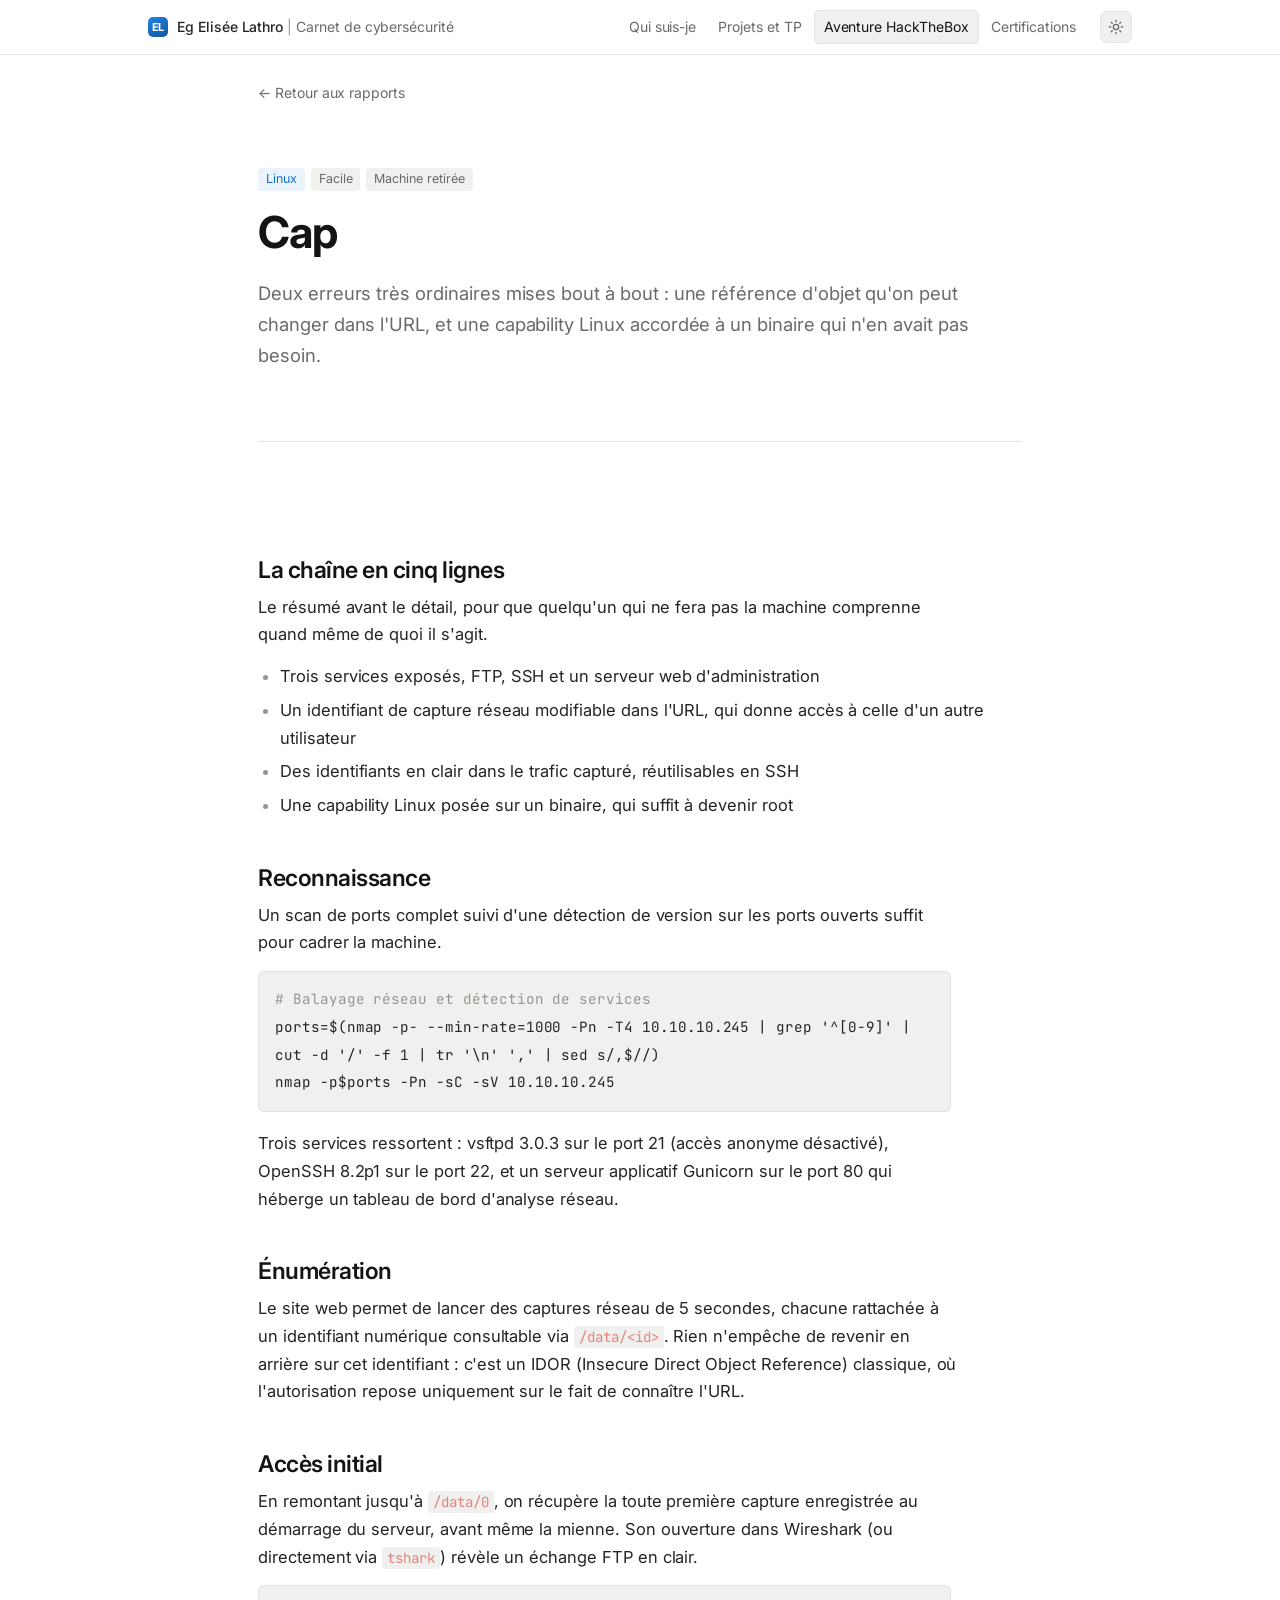
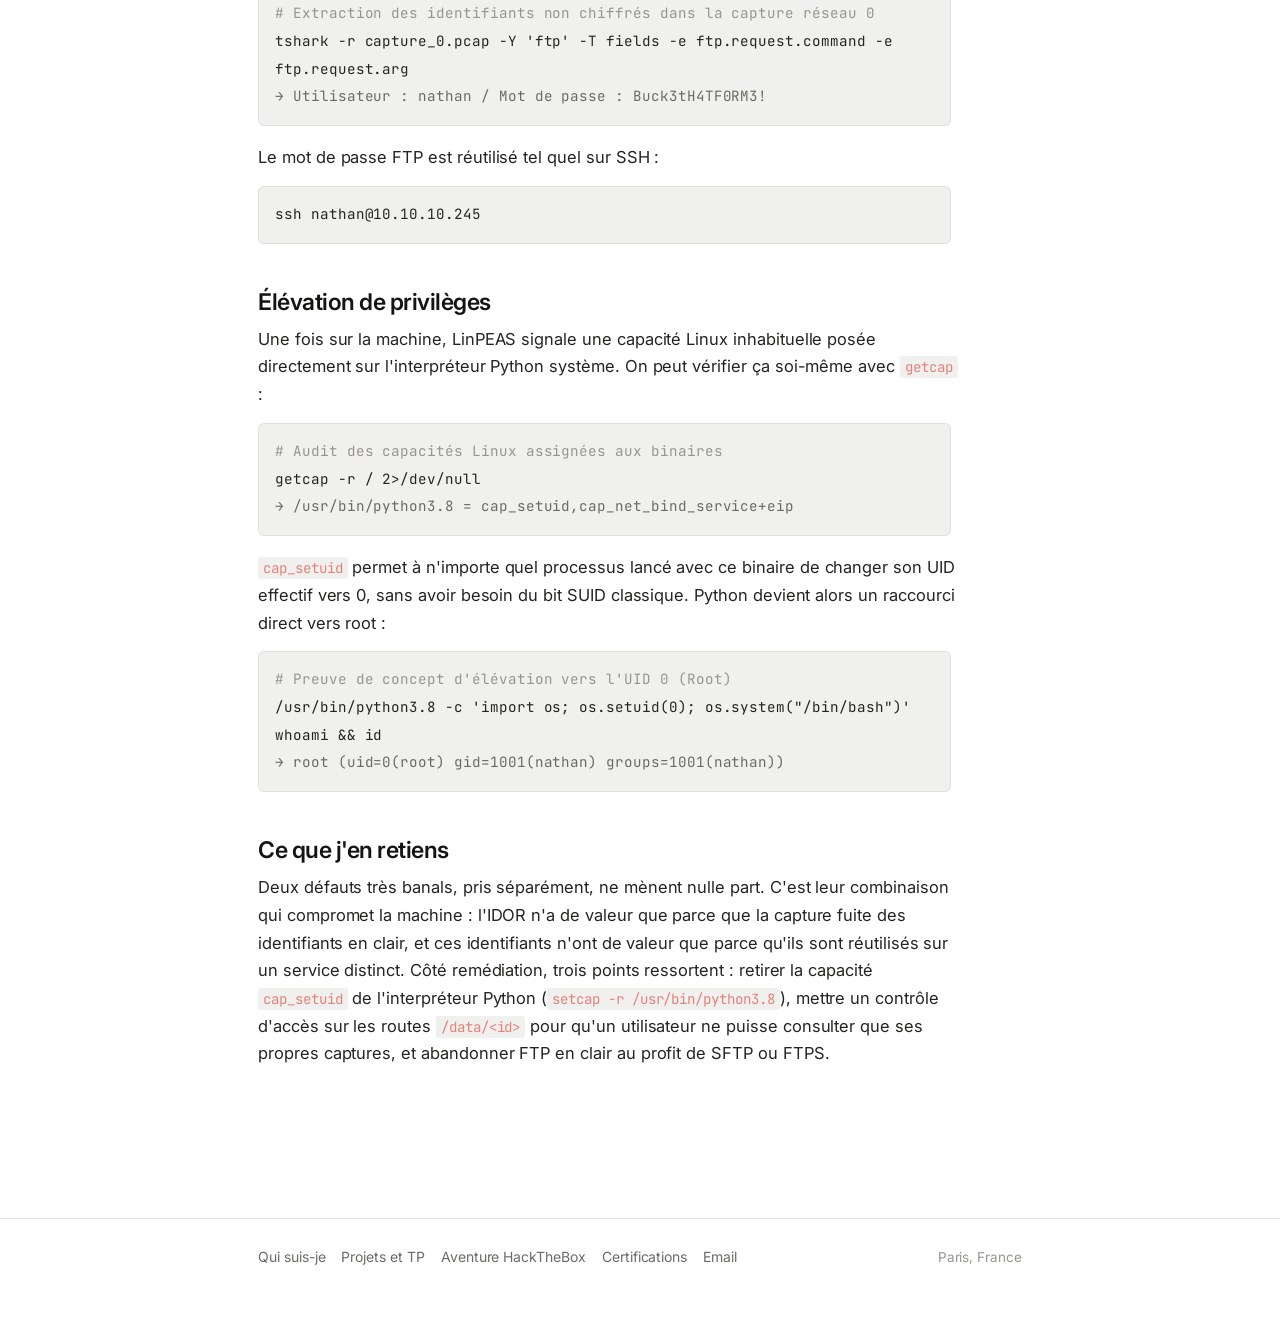
<file: articles/cap.html>
<!DOCTYPE html>
<html lang="fr">
<head>
<meta charset="UTF-8">
<script>
(function () {
  try {
    var saved = localStorage.getItem("theme");
    var theme = saved || (window.matchMedia && window.matchMedia("(prefers-color-scheme: light)").matches ? "light" : "dark");
    document.documentElement.setAttribute("data-theme", theme);
  } catch (e) {}
})();
</script>
<meta name="viewport" content="width=device-width, initial-scale=1.0">
<title>Cap | Eg Elisée Lathro</title>
<meta name="description" content="Write-up de la machine HackTheBox Cap, Linux, difficulté facile, par Eg Elisée Lathro.">
<link rel="preconnect" href="https://fonts.googleapis.com">
<link rel="preconnect" href="https://fonts.gstatic.com" crossorigin>
<link href="https://fonts.googleapis.com/css2?family=Inter:wght@400;500;600;700&amp;family=JetBrains+Mono:wght@400;500&amp;display=swap" rel="stylesheet">
<link rel="stylesheet" href="../css/style.css">
</head>
<body>

<header class="topbar">
  <div class="topbar-inner">
    <a class="wordmark" href="../index.html">
      <span class="mark" aria-hidden="true">EL</span>
      <span><strong>Eg Elisée Lathro</strong> <span class="sep">|</span> Carnet de cybersécurité</span>
    </a>
    <button class="nav-toggle" aria-expanded="false">Menu</button>
    <nav class="tabs" aria-label="Navigation principale">
      <a href="../index.html">Qui suis-je</a>
      <a href="../travaux.html">Projets et TP</a>
      <a href="../htb-adventure.html" aria-current="page">Aventure HackTheBox</a>
      <a href="../certifications.html">Certifications</a>
    </nav>
    <button class="theme-toggle" type="button" aria-label="Basculer entre thème clair et sombre" title="Thème clair / sombre">
      <svg class="icon-sun" viewBox="0 0 24 24" fill="none" stroke="currentColor" stroke-width="2" stroke-linecap="round" aria-hidden="true"><circle cx="12" cy="12" r="4"></circle><path d="M12 2v2M12 20v2M4.93 4.93l1.41 1.41M17.66 17.66l1.41 1.41M2 12h2M20 12h2M4.93 19.07l1.41-1.41M17.66 6.34l1.41-1.41"></path></svg>
      <svg class="icon-moon" viewBox="0 0 24 24" fill="none" stroke="currentColor" stroke-width="2" stroke-linecap="round" stroke-linejoin="round" aria-hidden="true"><path d="M21 12.79A9 9 0 1 1 11.21 3a7 7 0 0 0 9.79 9.79Z"></path></svg>
    </button>
  </div>
</header>

<div class="container">
  <a class="back-link" href="../htb-adventure.html">← Retour aux rapports</a>
  <header class="page-head">
    <ul class="tags">
      <li class="tag blue">Linux</li>
      <li class="tag">Facile</li>
      <li class="tag">Machine retirée</li>
    </ul>
    <h1>Cap</h1>
    <p class="lede">Deux erreurs très ordinaires mises bout à bout : une référence d'objet qu'on peut changer dans l'URL, et une capability Linux accordée à un binaire qui n'en avait pas besoin.</p>
  </header>

  <hr>

  <main class="article-body">
    <h2>La chaîne en cinq lignes</h2>
    <p>
      Le résumé avant le détail, pour que quelqu'un qui ne fera pas la machine comprenne
      quand même de quoi il s'agit.
    </p>
    <ul class="prose">
      <li>Trois services exposés, FTP, SSH et un serveur web d'administration</li>
      <li>Un identifiant de capture réseau modifiable dans l'URL, qui donne accès à celle d'un autre utilisateur</li>
      <li>Des identifiants en clair dans le trafic capturé, réutilisables en SSH</li>
      <li>Une capability Linux posée sur un binaire, qui suffit à devenir root</li>
    </ul>

    <h2>Reconnaissance</h2>
    <p>
      Un scan de ports complet suivi d'une détection de version sur les ports ouverts suffit pour
      cadrer la machine.
    </p>
    <pre><code><span class="c"># Balayage réseau et détection de services</span>
ports=$(nmap -p- --min-rate=1000 -Pn -T4 10.10.10.245 | grep '^[0-9]' | cut -d '/' -f 1 | tr '\n' ',' | sed s/,$//)
nmap -p$ports -Pn -sC -sV 10.10.10.245</code></pre>
    <p>
      Trois services ressortent : vsftpd 3.0.3 sur le port 21 (accès anonyme désactivé), OpenSSH
      8.2p1 sur le port 22, et un serveur applicatif Gunicorn sur le port 80 qui héberge un
      tableau de bord d'analyse réseau.
    </p>

    <h2>Énumération</h2>
    <p>
      Le site web permet de lancer des captures réseau de 5 secondes, chacune rattachée à un
      identifiant numérique consultable via <code>/data/&lt;id&gt;</code>. Rien n'empêche de
      revenir en arrière sur cet identifiant : c'est un IDOR (Insecure Direct Object Reference)
      classique, où l'autorisation repose uniquement sur le fait de connaître l'URL.
    </p>

    <h2>Accès initial</h2>
    <p>
      En remontant jusqu'à <code>/data/0</code>, on récupère la toute première capture
      enregistrée au démarrage du serveur, avant même la mienne. Son ouverture dans Wireshark (ou
      directement via <code>tshark</code>) révèle un échange FTP en clair.
    </p>
    <pre><code><span class="c"># Extraction des identifiants non chiffrés dans la capture réseau 0</span>
tshark -r capture_0.pcap -Y 'ftp' -T fields -e ftp.request.command -e ftp.request.arg
<span class="out">→ Utilisateur : nathan / Mot de passe : Buck3tH4TF0RM3!</span></code></pre>
    <p>
      Le mot de passe FTP est réutilisé tel quel sur SSH :
    </p>
    <pre><code>ssh nathan@10.10.10.245</code></pre>

    <h2>Élévation de privilèges</h2>
    <p>
      Une fois sur la machine, LinPEAS signale une capacité Linux inhabituelle posée directement
      sur l'interpréteur Python système. On peut vérifier ça soi-même avec <code>getcap</code> :
    </p>
    <pre><code><span class="c"># Audit des capacités Linux assignées aux binaires</span>
getcap -r / 2>/dev/null
<span class="out">→ /usr/bin/python3.8 = cap_setuid,cap_net_bind_service+eip</span></code></pre>
    <p>
      <code>cap_setuid</code> permet à n'importe quel processus lancé avec ce binaire de changer
      son UID effectif vers 0, sans avoir besoin du bit SUID classique. Python devient alors un
      raccourci direct vers root :
    </p>
    <pre><code><span class="c"># Preuve de concept d'élévation vers l'UID 0 (Root)</span>
/usr/bin/python3.8 -c 'import os; os.setuid(0); os.system("/bin/bash")'
whoami && id
<span class="out">→ root (uid=0(root) gid=1001(nathan) groups=1001(nathan))</span></code></pre>

    <h2>Ce que j'en retiens</h2>
    <p>
      Deux défauts très banals, pris séparément, ne mènent nulle part. C'est leur combinaison qui
      compromet la machine : l'IDOR n'a de valeur que parce que la capture fuite des identifiants
      en clair, et ces identifiants n'ont de valeur que parce qu'ils sont réutilisés sur un
      service distinct. Côté remédiation, trois points ressortent : retirer la capacité
      <code>cap_setuid</code> de l'interpréteur Python (<code>setcap -r /usr/bin/python3.8</code>),
      mettre un contrôle d'accès sur les routes <code>/data/&lt;id&gt;</code> pour qu'un
      utilisateur ne puisse consulter que ses propres captures, et abandonner FTP en clair au
      profit de SFTP ou FTPS.
    </p>

  </main>
</div>

<footer>
  <div class="container">
    <div class="footer-links">
      <a href="../index.html">Qui suis-je</a>
      <a href="../travaux.html">Projets et TP</a>
      <a href="../htb-adventure.html">Aventure HackTheBox</a>
      <a href="../certifications.html">Certifications</a>
      <a href="mailto:elisee.lathro@gmail.com">Email</a>
    </div>
    <p class="footer-note">Paris, France</p>
  </div>
</footer>

<script src="../js/main.js"></script>
</body>
</html>
</file>
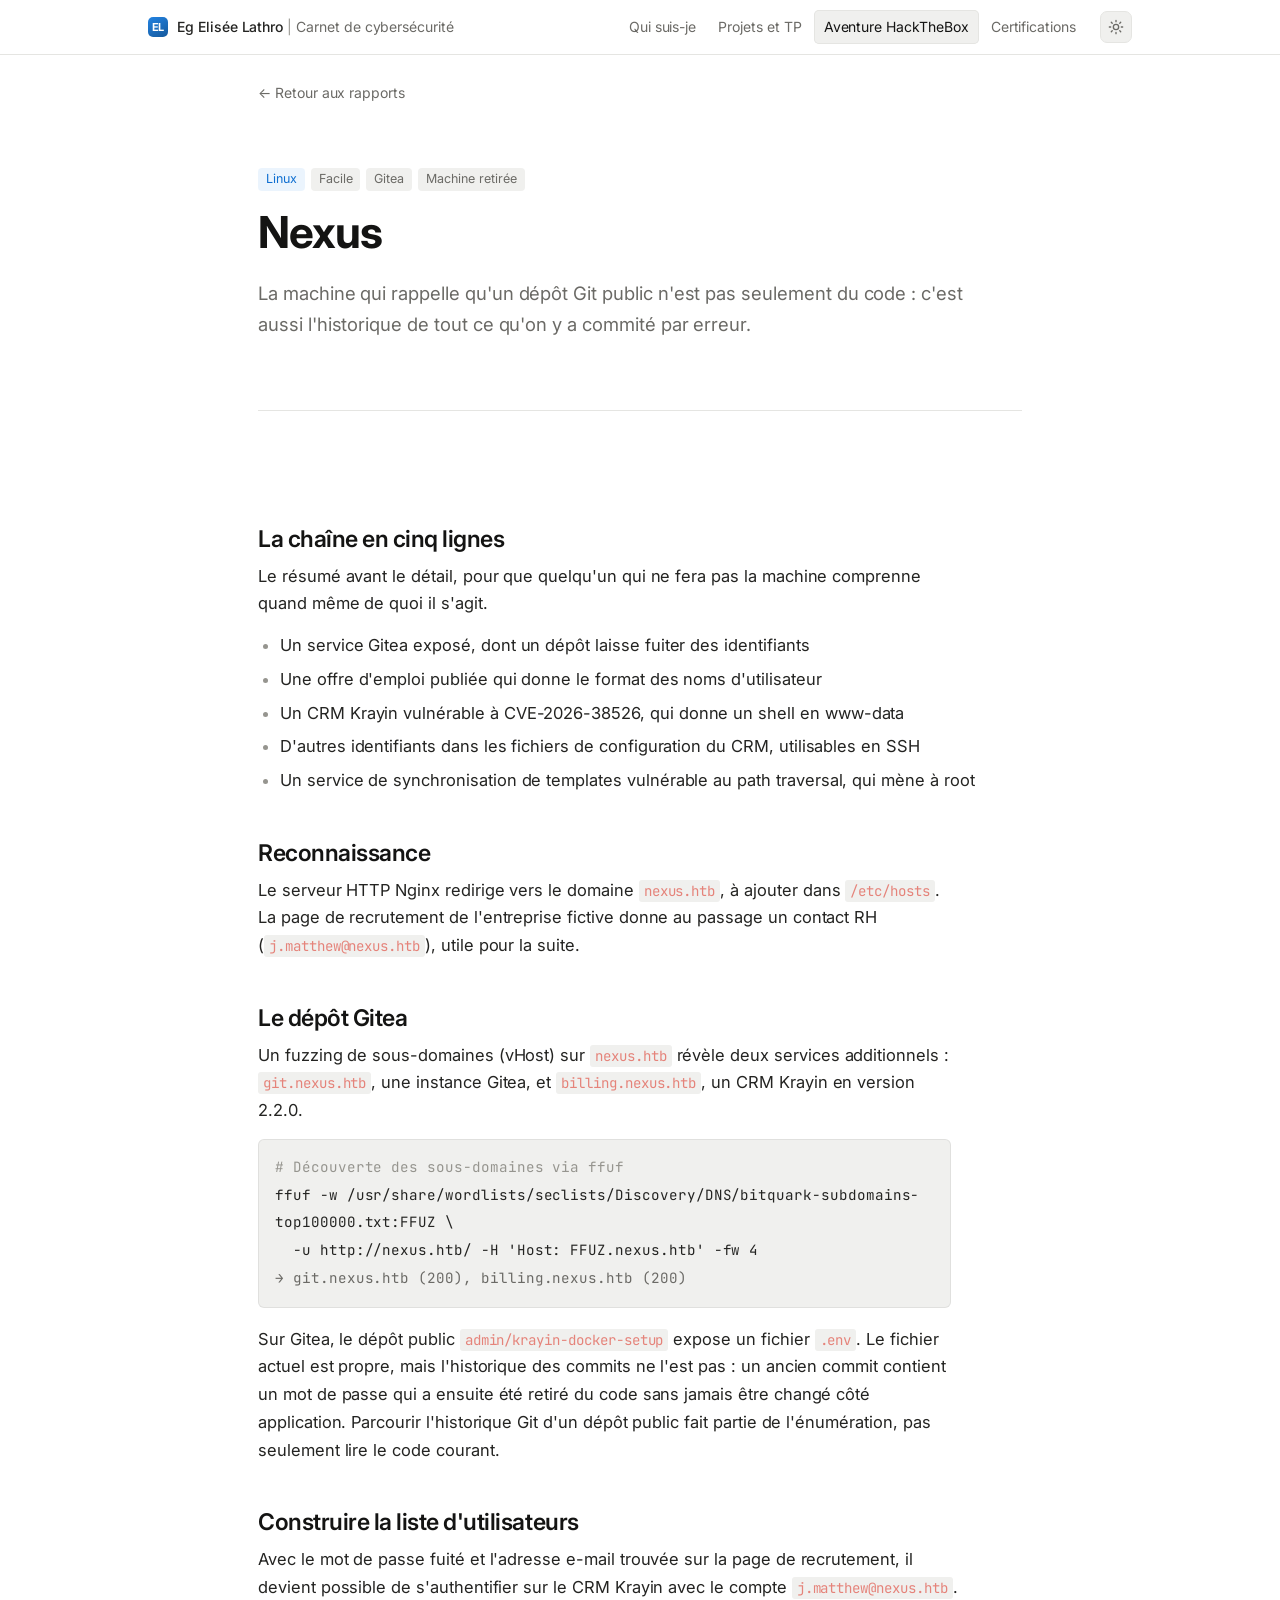
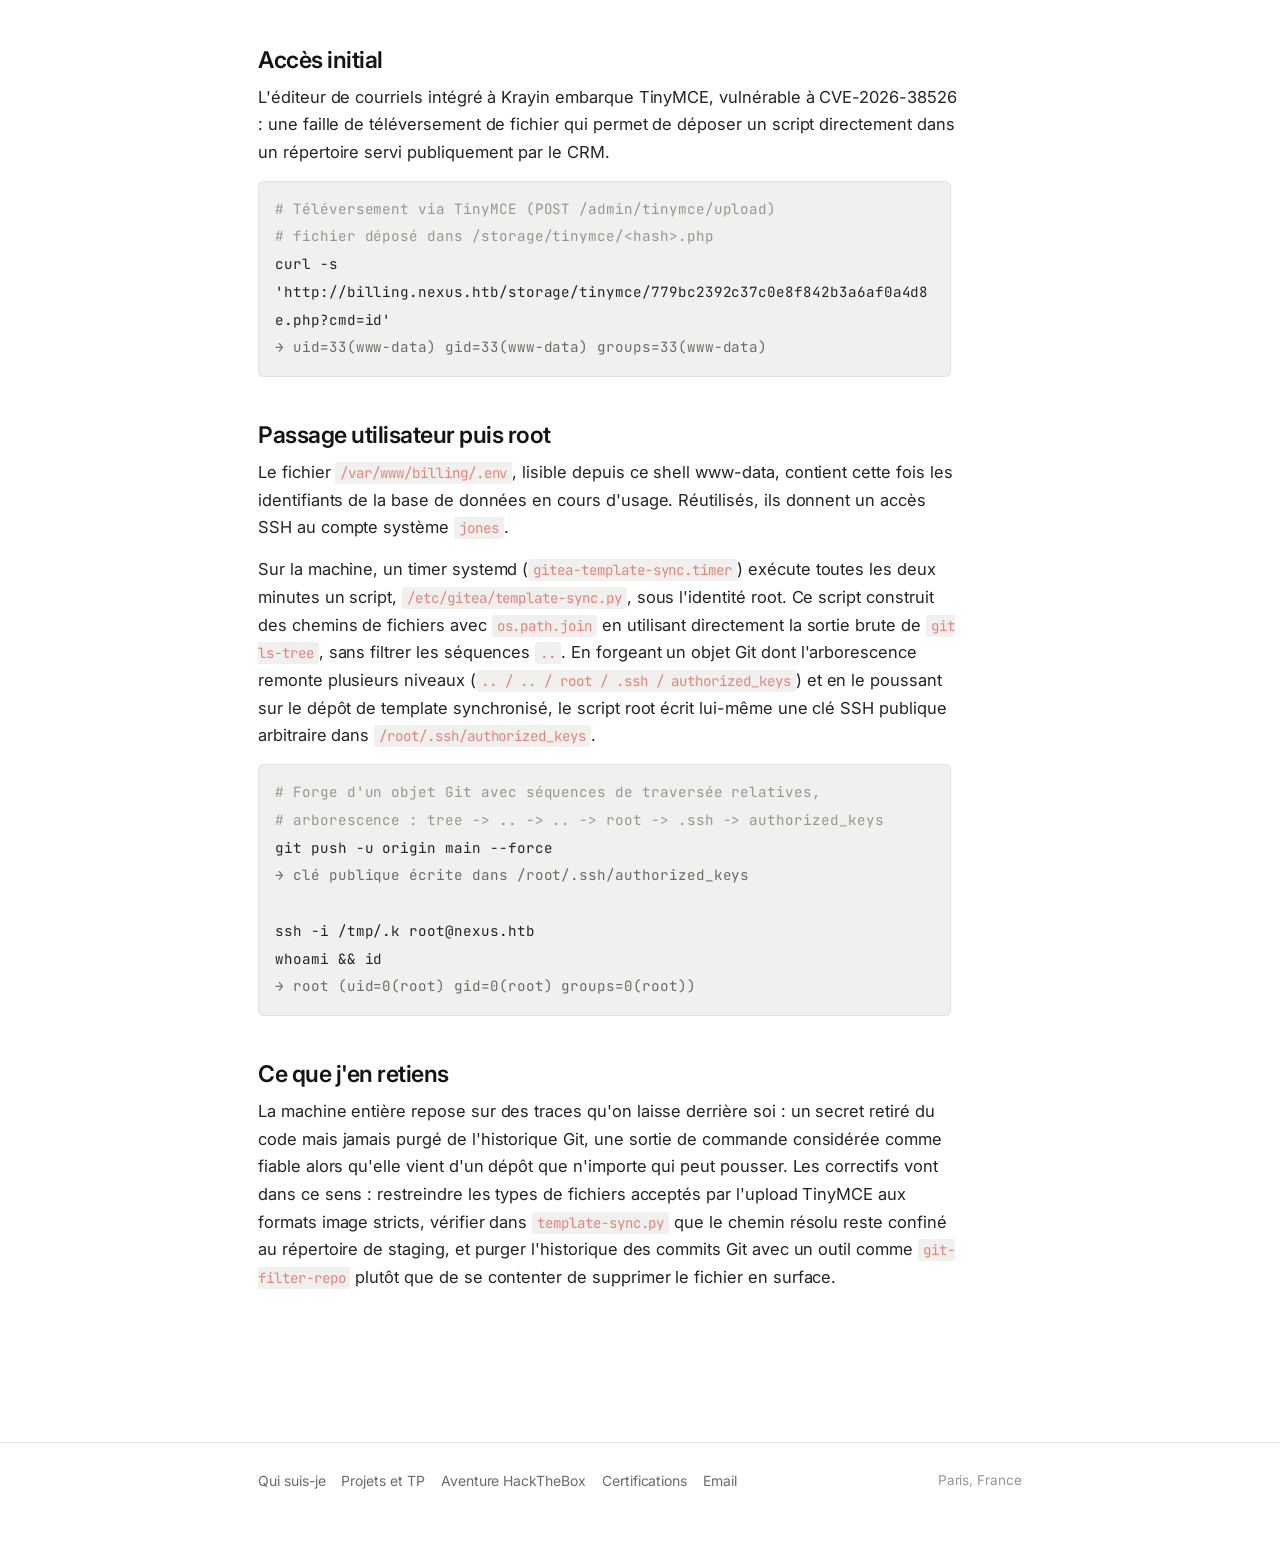
<file: articles/nexus.html>
<!DOCTYPE html>
<html lang="fr">
<head>
<meta charset="UTF-8">
<script>
(function () {
  try {
    var saved = localStorage.getItem("theme");
    var theme = saved || (window.matchMedia && window.matchMedia("(prefers-color-scheme: light)").matches ? "light" : "dark");
    document.documentElement.setAttribute("data-theme", theme);
  } catch (e) {}
})();
</script>
<meta name="viewport" content="width=device-width, initial-scale=1.0">
<title>Nexus | Eg Elisée Lathro</title>
<meta name="description" content="Write-up de la machine HackTheBox Nexus, Linux, difficulté facile, par Eg Elisée Lathro.">
<link rel="preconnect" href="https://fonts.googleapis.com">
<link rel="preconnect" href="https://fonts.gstatic.com" crossorigin>
<link href="https://fonts.googleapis.com/css2?family=Inter:wght@400;500;600;700&amp;family=JetBrains+Mono:wght@400;500&amp;display=swap" rel="stylesheet">
<link rel="stylesheet" href="../css/style.css">
</head>
<body>

<header class="topbar">
  <div class="topbar-inner">
    <a class="wordmark" href="../index.html">
      <span class="mark" aria-hidden="true">EL</span>
      <span><strong>Eg Elisée Lathro</strong> <span class="sep">|</span> Carnet de cybersécurité</span>
    </a>
    <button class="nav-toggle" aria-expanded="false">Menu</button>
    <nav class="tabs" aria-label="Navigation principale">
      <a href="../index.html">Qui suis-je</a>
      <a href="../travaux.html">Projets et TP</a>
      <a href="../htb-adventure.html" aria-current="page">Aventure HackTheBox</a>
      <a href="../certifications.html">Certifications</a>
    </nav>
    <button class="theme-toggle" type="button" aria-label="Basculer entre thème clair et sombre" title="Thème clair / sombre">
      <svg class="icon-sun" viewBox="0 0 24 24" fill="none" stroke="currentColor" stroke-width="2" stroke-linecap="round" aria-hidden="true"><circle cx="12" cy="12" r="4"></circle><path d="M12 2v2M12 20v2M4.93 4.93l1.41 1.41M17.66 17.66l1.41 1.41M2 12h2M20 12h2M4.93 19.07l1.41-1.41M17.66 6.34l1.41-1.41"></path></svg>
      <svg class="icon-moon" viewBox="0 0 24 24" fill="none" stroke="currentColor" stroke-width="2" stroke-linecap="round" stroke-linejoin="round" aria-hidden="true"><path d="M21 12.79A9 9 0 1 1 11.21 3a7 7 0 0 0 9.79 9.79Z"></path></svg>
    </button>
  </div>
</header>

<div class="container">
  <a class="back-link" href="../htb-adventure.html">← Retour aux rapports</a>
  <header class="page-head">
    <ul class="tags">
      <li class="tag blue">Linux</li>
      <li class="tag">Facile</li>
      <li class="tag">Gitea</li>
      <li class="tag">Machine retirée</li>
    </ul>
    <h1>Nexus</h1>
    <p class="lede">La machine qui rappelle qu'un dépôt Git public n'est pas seulement du code : c'est aussi l'historique de tout ce qu'on y a commité par erreur.</p>
  </header>

  <hr>

  <main class="article-body">
    <h2>La chaîne en cinq lignes</h2>
    <p>
      Le résumé avant le détail, pour que quelqu'un qui ne fera pas la machine comprenne
      quand même de quoi il s'agit.
    </p>
    <ul class="prose">
      <li>Un service Gitea exposé, dont un dépôt laisse fuiter des identifiants</li>
      <li>Une offre d'emploi publiée qui donne le format des noms d'utilisateur</li>
      <li>Un CRM Krayin vulnérable à CVE-2026-38526, qui donne un shell en www-data</li>
      <li>D'autres identifiants dans les fichiers de configuration du CRM, utilisables en SSH</li>
      <li>Un service de synchronisation de templates vulnérable au path traversal, qui mène à root</li>
    </ul>

    <h2>Reconnaissance</h2>
    <p>
      Le serveur HTTP Nginx redirige vers le domaine <code>nexus.htb</code>, à ajouter dans
      <code>/etc/hosts</code>. La page de recrutement de l'entreprise fictive donne au passage un
      contact RH (<code>j.matthew@nexus.htb</code>), utile pour la suite.
    </p>

    <h2>Le dépôt Gitea</h2>
    <p>
      Un fuzzing de sous-domaines (vHost) sur <code>nexus.htb</code> révèle deux services
      additionnels : <code>git.nexus.htb</code>, une instance Gitea, et
      <code>billing.nexus.htb</code>, un CRM Krayin en version 2.2.0.
    </p>
    <pre><code><span class="c"># Découverte des sous-domaines via ffuf</span>
ffuf -w /usr/share/wordlists/seclists/Discovery/DNS/bitquark-subdomains-top100000.txt:FFUZ \
  -u http://nexus.htb/ -H 'Host: FFUZ.nexus.htb' -fw 4
<span class="out">→ git.nexus.htb (200), billing.nexus.htb (200)</span></code></pre>
    <p>
      Sur Gitea, le dépôt public <code>admin/krayin-docker-setup</code> expose un fichier
      <code>.env</code>. Le fichier actuel est propre, mais l'historique des commits ne l'est pas
      : un ancien commit contient un mot de passe qui a ensuite été retiré du code sans jamais
      être changé côté application. Parcourir l'historique Git d'un dépôt public fait partie de
      l'énumération, pas seulement lire le code courant.
    </p>

    <h2>Construire la liste d'utilisateurs</h2>
    <p>
      Avec le mot de passe fuité et l'adresse e-mail trouvée sur la page de recrutement, il devient
      possible de s'authentifier sur le CRM Krayin avec le compte
      <code>j.matthew@nexus.htb</code>.
    </p>

    <h2>Accès initial</h2>
    <p>
      L'éditeur de courriels intégré à Krayin embarque TinyMCE, vulnérable à CVE-2026-38526 : une
      faille de téléversement de fichier qui permet de déposer un script directement dans un
      répertoire servi publiquement par le CRM.
    </p>
    <pre><code><span class="c"># Téléversement via TinyMCE (POST /admin/tinymce/upload)</span>
<span class="c"># fichier déposé dans /storage/tinymce/&lt;hash&gt;.php</span>
curl -s 'http://billing.nexus.htb/storage/tinymce/779bc2392c37c0e8f842b3a6af0a4d8e.php?cmd=id'
<span class="out">→ uid=33(www-data) gid=33(www-data) groups=33(www-data)</span></code></pre>

    <h2>Passage utilisateur puis root</h2>
    <p>
      Le fichier <code>/var/www/billing/.env</code>, lisible depuis ce shell www-data, contient
      cette fois les identifiants de la base de données en cours d'usage. Réutilisés, ils donnent
      un accès SSH au compte système <code>jones</code>.
    </p>
    <p>
      Sur la machine, un timer systemd (<code>gitea-template-sync.timer</code>) exécute toutes les
      deux minutes un script, <code>/etc/gitea/template-sync.py</code>, sous l'identité root. Ce
      script construit des chemins de fichiers avec <code>os.path.join</code> en utilisant
      directement la sortie brute de <code>git ls-tree</code>, sans filtrer les séquences
      <code>..</code>. En forgeant un objet Git dont l'arborescence remonte plusieurs niveaux
      (<code>.. / .. / root / .ssh / authorized_keys</code>) et en le poussant sur le dépôt de
      template synchronisé, le script root écrit lui-même une clé SSH publique arbitraire dans
      <code>/root/.ssh/authorized_keys</code>.
    </p>
    <pre><code><span class="c"># Forge d'un objet Git avec séquences de traversée relatives,</span>
<span class="c"># arborescence : tree -> .. -> .. -> root -> .ssh -> authorized_keys</span>
git push -u origin main --force
<span class="out">→ clé publique écrite dans /root/.ssh/authorized_keys</span>

ssh -i /tmp/.k root@nexus.htb
whoami && id
<span class="out">→ root (uid=0(root) gid=0(root) groups=0(root))</span></code></pre>

    <h2>Ce que j'en retiens</h2>
    <p>
      La machine entière repose sur des traces qu'on laisse derrière soi : un secret retiré du
      code mais jamais purgé de l'historique Git, une sortie de commande considérée comme fiable
      alors qu'elle vient d'un dépôt que n'importe qui peut pousser. Les correctifs vont dans ce
      sens : restreindre les types de fichiers acceptés par l'upload TinyMCE aux formats image
      stricts, vérifier dans <code>template-sync.py</code> que le chemin résolu reste confiné au
      répertoire de staging, et purger l'historique des commits Git avec un outil comme
      <code>git-filter-repo</code> plutôt que de se contenter de supprimer le fichier en surface.
    </p>

  </main>
</div>

<footer>
  <div class="container">
    <div class="footer-links">
      <a href="../index.html">Qui suis-je</a>
      <a href="../travaux.html">Projets et TP</a>
      <a href="../htb-adventure.html">Aventure HackTheBox</a>
      <a href="../certifications.html">Certifications</a>
      <a href="mailto:elisee.lathro@gmail.com">Email</a>
    </div>
    <p class="footer-note">Paris, France</p>
  </div>
</footer>

<script src="../js/main.js"></script>
</body>
</html>
</file>
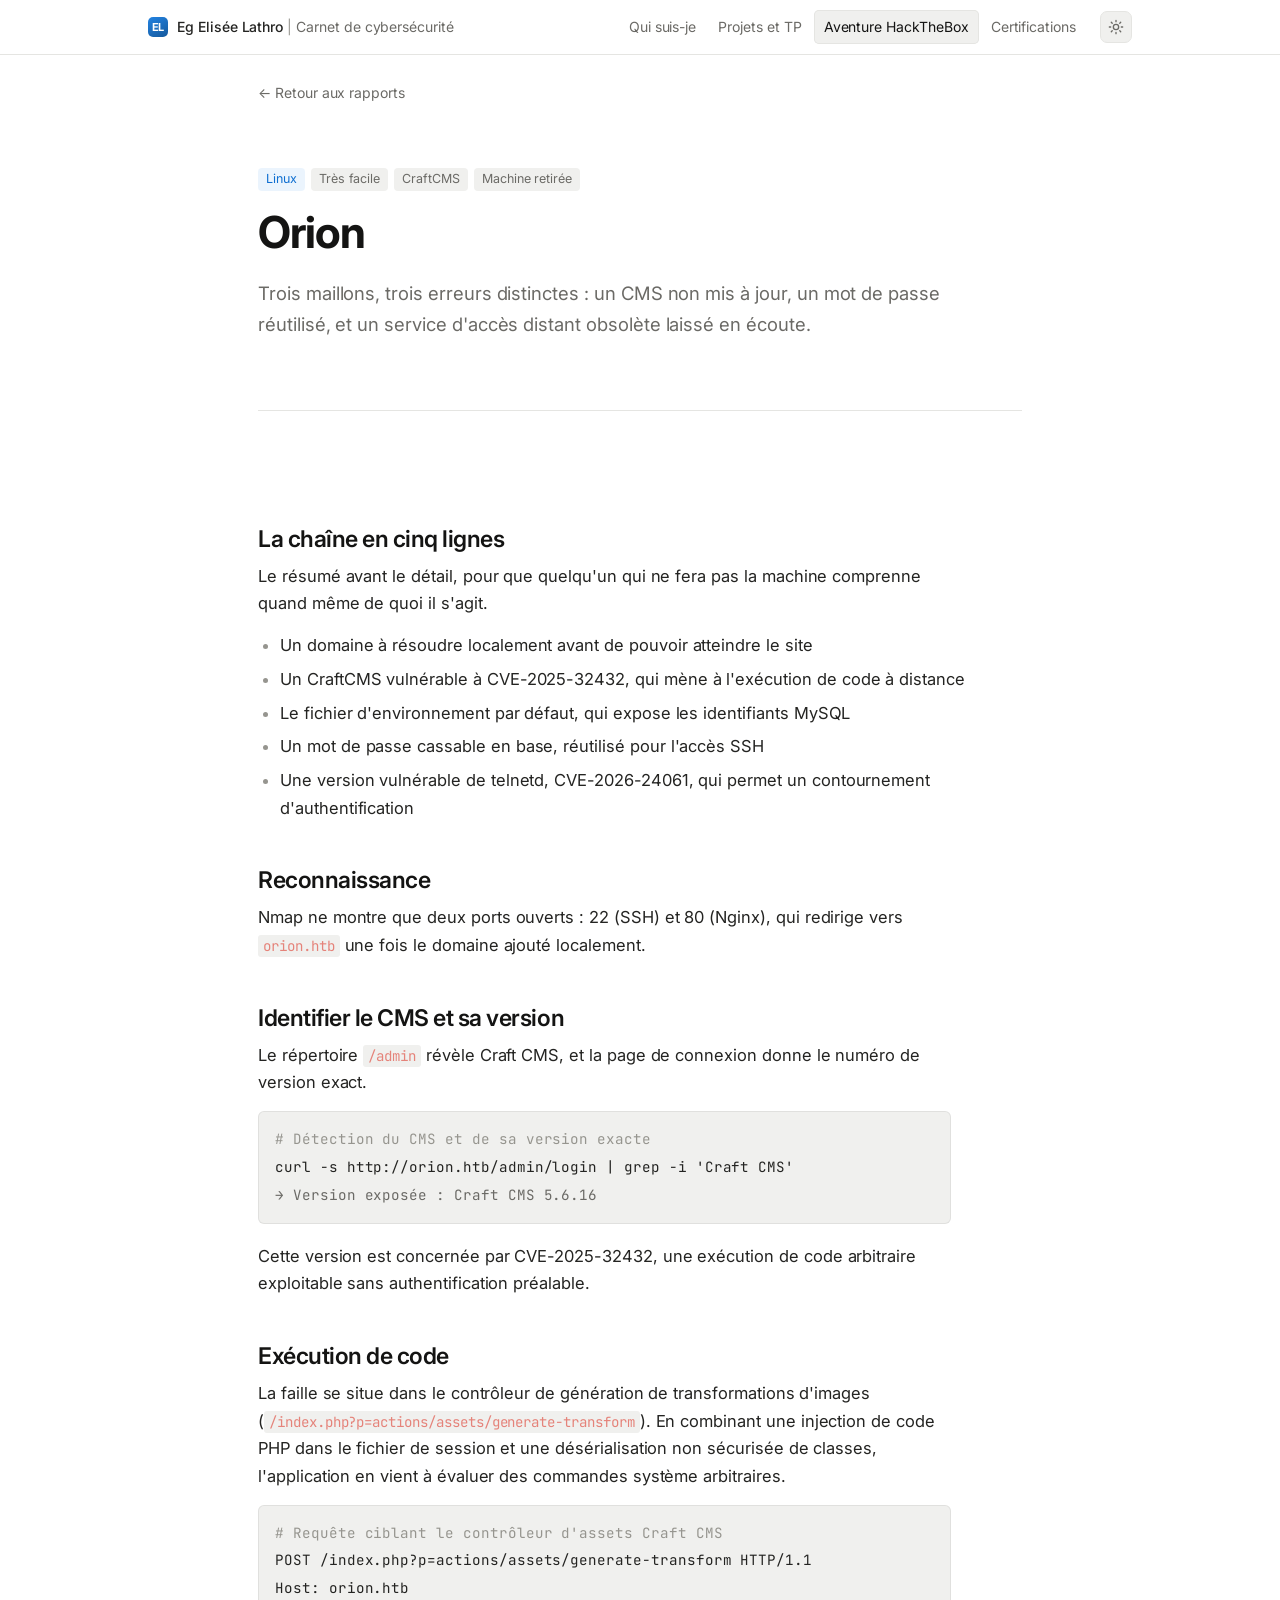
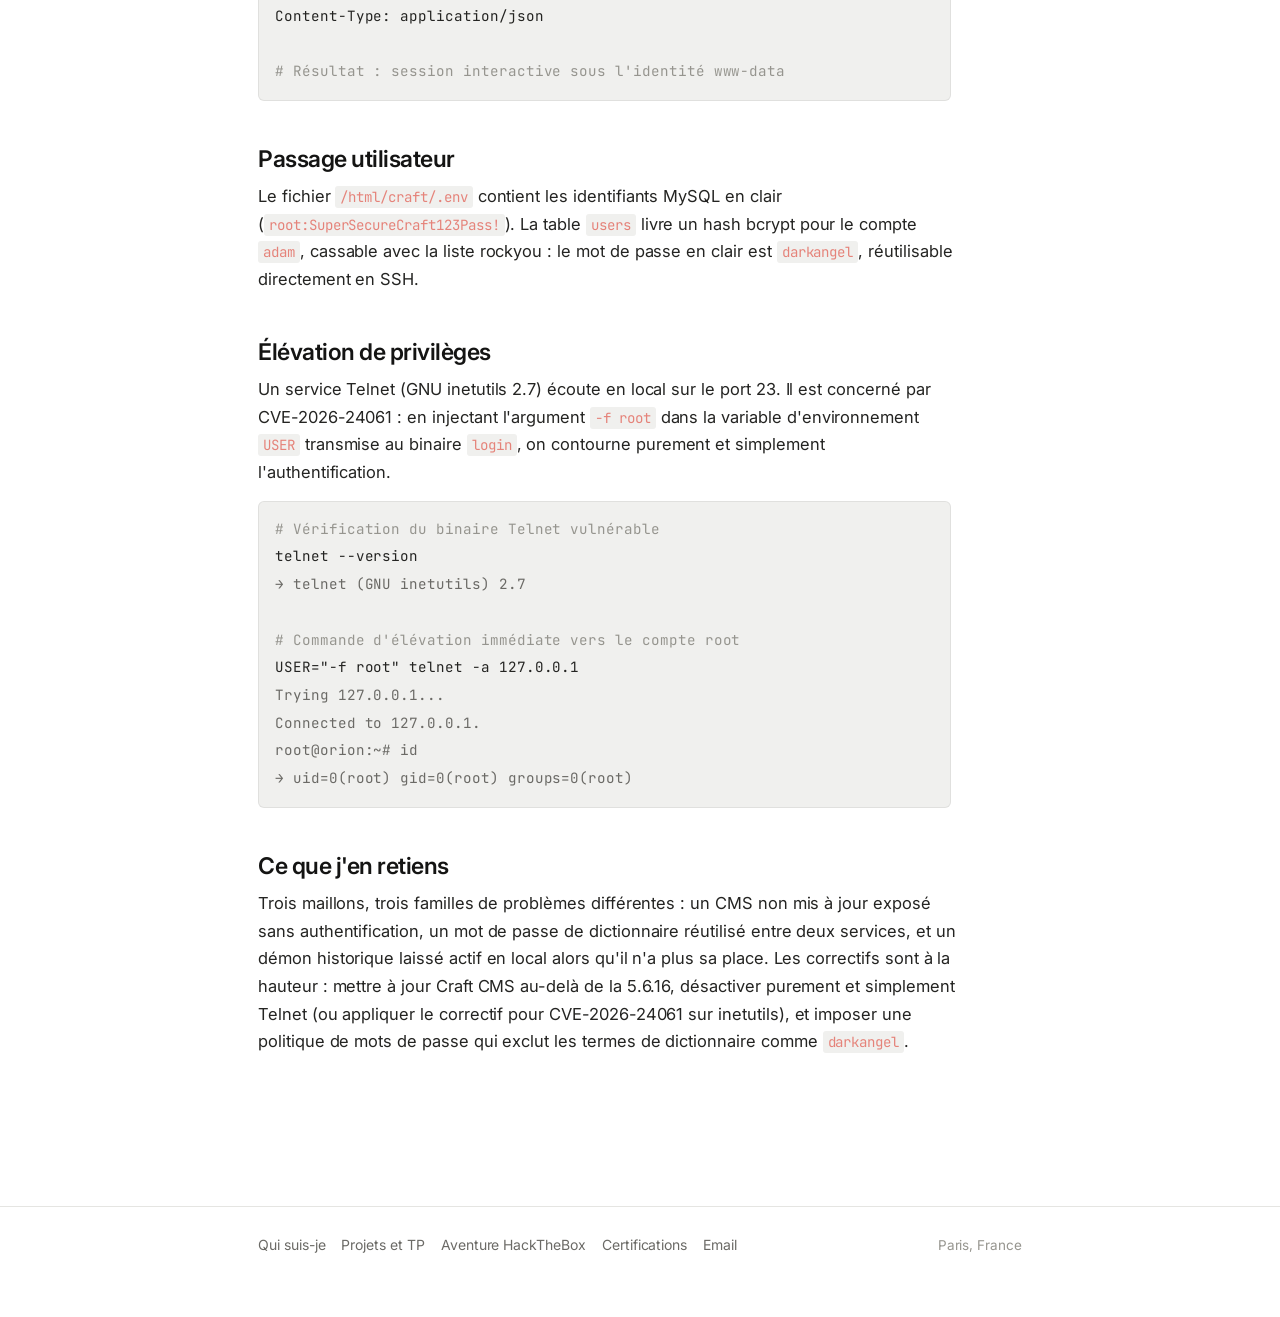
<file: articles/orion.html>
<!DOCTYPE html>
<html lang="fr">
<head>
<meta charset="UTF-8">
<script>
(function () {
  try {
    var saved = localStorage.getItem("theme");
    var theme = saved || (window.matchMedia && window.matchMedia("(prefers-color-scheme: light)").matches ? "light" : "dark");
    document.documentElement.setAttribute("data-theme", theme);
  } catch (e) {}
})();
</script>
<meta name="viewport" content="width=device-width, initial-scale=1.0">
<title>Orion | Eg Elisée Lathro</title>
<meta name="description" content="Write-up de la machine HackTheBox Orion, Linux, difficulté très facile, par Eg Elisée Lathro.">
<link rel="preconnect" href="https://fonts.googleapis.com">
<link rel="preconnect" href="https://fonts.gstatic.com" crossorigin>
<link href="https://fonts.googleapis.com/css2?family=Inter:wght@400;500;600;700&amp;family=JetBrains+Mono:wght@400;500&amp;display=swap" rel="stylesheet">
<link rel="stylesheet" href="../css/style.css">
</head>
<body>

<header class="topbar">
  <div class="topbar-inner">
    <a class="wordmark" href="../index.html">
      <span class="mark" aria-hidden="true">EL</span>
      <span><strong>Eg Elisée Lathro</strong> <span class="sep">|</span> Carnet de cybersécurité</span>
    </a>
    <button class="nav-toggle" aria-expanded="false">Menu</button>
    <nav class="tabs" aria-label="Navigation principale">
      <a href="../index.html">Qui suis-je</a>
      <a href="../travaux.html">Projets et TP</a>
      <a href="../htb-adventure.html" aria-current="page">Aventure HackTheBox</a>
      <a href="../certifications.html">Certifications</a>
    </nav>
    <button class="theme-toggle" type="button" aria-label="Basculer entre thème clair et sombre" title="Thème clair / sombre">
      <svg class="icon-sun" viewBox="0 0 24 24" fill="none" stroke="currentColor" stroke-width="2" stroke-linecap="round" aria-hidden="true"><circle cx="12" cy="12" r="4"></circle><path d="M12 2v2M12 20v2M4.93 4.93l1.41 1.41M17.66 17.66l1.41 1.41M2 12h2M20 12h2M4.93 19.07l1.41-1.41M17.66 6.34l1.41-1.41"></path></svg>
      <svg class="icon-moon" viewBox="0 0 24 24" fill="none" stroke="currentColor" stroke-width="2" stroke-linecap="round" stroke-linejoin="round" aria-hidden="true"><path d="M21 12.79A9 9 0 1 1 11.21 3a7 7 0 0 0 9.79 9.79Z"></path></svg>
    </button>
  </div>
</header>

<div class="container">
  <a class="back-link" href="../htb-adventure.html">← Retour aux rapports</a>
  <header class="page-head">
    <ul class="tags">
      <li class="tag blue">Linux</li>
      <li class="tag">Très facile</li>
      <li class="tag">CraftCMS</li>
      <li class="tag">Machine retirée</li>
    </ul>
    <h1>Orion</h1>
    <p class="lede">Trois maillons, trois erreurs distinctes : un CMS non mis à jour, un mot de passe réutilisé, et un service d'accès distant obsolète laissé en écoute.</p>
  </header>

  <hr>

  <main class="article-body">
    <h2>La chaîne en cinq lignes</h2>
    <p>
      Le résumé avant le détail, pour que quelqu'un qui ne fera pas la machine comprenne
      quand même de quoi il s'agit.
    </p>
    <ul class="prose">
      <li>Un domaine à résoudre localement avant de pouvoir atteindre le site</li>
      <li>Un CraftCMS vulnérable à CVE-2025-32432, qui mène à l'exécution de code à distance</li>
      <li>Le fichier d'environnement par défaut, qui expose les identifiants MySQL</li>
      <li>Un mot de passe cassable en base, réutilisé pour l'accès SSH</li>
      <li>Une version vulnérable de telnetd, CVE-2026-24061, qui permet un contournement d'authentification</li>
    </ul>

    <h2>Reconnaissance</h2>
    <p>
      Nmap ne montre que deux ports ouverts : 22 (SSH) et 80 (Nginx), qui redirige vers
      <code>orion.htb</code> une fois le domaine ajouté localement.
    </p>

    <h2>Identifier le CMS et sa version</h2>
    <p>
      Le répertoire <code>/admin</code> révèle Craft CMS, et la page de connexion donne le numéro
      de version exact.
    </p>
    <pre><code><span class="c"># Détection du CMS et de sa version exacte</span>
curl -s http://orion.htb/admin/login | grep -i 'Craft CMS'
<span class="out">→ Version exposée : Craft CMS 5.6.16</span></code></pre>
    <p>
      Cette version est concernée par CVE-2025-32432, une exécution de code arbitraire
      exploitable sans authentification préalable.
    </p>

    <h2>Exécution de code</h2>
    <p>
      La faille se situe dans le contrôleur de génération de transformations d'images
      (<code>/index.php?p=actions/assets/generate-transform</code>). En combinant une injection
      de code PHP dans le fichier de session et une désérialisation non sécurisée de classes,
      l'application en vient à évaluer des commandes système arbitraires.
    </p>
    <pre><code><span class="c"># Requête ciblant le contrôleur d'assets Craft CMS</span>
POST /index.php?p=actions/assets/generate-transform HTTP/1.1
Host: orion.htb
Content-Type: application/json

<span class="c"># Résultat : session interactive sous l'identité www-data</span></code></pre>

    <h2>Passage utilisateur</h2>
    <p>
      Le fichier <code>/html/craft/.env</code> contient les identifiants MySQL en clair
      (<code>root:SuperSecureCraft123Pass!</code>). La table <code>users</code> livre un hash
      bcrypt pour le compte <code>adam</code>, cassable avec la liste rockyou : le mot de passe
      en clair est <code>darkangel</code>, réutilisable directement en SSH.
    </p>

    <h2>Élévation de privilèges</h2>
    <p>
      Un service Telnet (GNU inetutils 2.7) écoute en local sur le port 23. Il est concerné par
      CVE-2026-24061 : en injectant l'argument <code>-f root</code> dans la variable
      d'environnement <code>USER</code> transmise au binaire <code>login</code>, on contourne
      purement et simplement l'authentification.
    </p>
    <pre><code><span class="c"># Vérification du binaire Telnet vulnérable</span>
telnet --version
<span class="out">→ telnet (GNU inetutils) 2.7</span>

<span class="c"># Commande d'élévation immédiate vers le compte root</span>
USER="-f root" telnet -a 127.0.0.1
<span class="out">Trying 127.0.0.1...
Connected to 127.0.0.1.
root@orion:~# id
→ uid=0(root) gid=0(root) groups=0(root)</span></code></pre>

    <h2>Ce que j'en retiens</h2>
    <p>
      Trois maillons, trois familles de problèmes différentes : un CMS non mis à jour exposé sans
      authentification, un mot de passe de dictionnaire réutilisé entre deux services, et un
      démon historique laissé actif en local alors qu'il n'a plus sa place. Les correctifs sont à
      la hauteur : mettre à jour Craft CMS au-delà de la 5.6.16, désactiver purement et simplement
      Telnet (ou appliquer le correctif pour CVE-2026-24061 sur inetutils), et imposer une
      politique de mots de passe qui exclut les termes de dictionnaire comme <code>darkangel</code>.
    </p>

  </main>
</div>

<footer>
  <div class="container">
    <div class="footer-links">
      <a href="../index.html">Qui suis-je</a>
      <a href="../travaux.html">Projets et TP</a>
      <a href="../htb-adventure.html">Aventure HackTheBox</a>
      <a href="../certifications.html">Certifications</a>
      <a href="mailto:elisee.lathro@gmail.com">Email</a>
    </div>
    <p class="footer-note">Paris, France</p>
  </div>
</footer>

<script src="../js/main.js"></script>
</body>
</html>
</file>
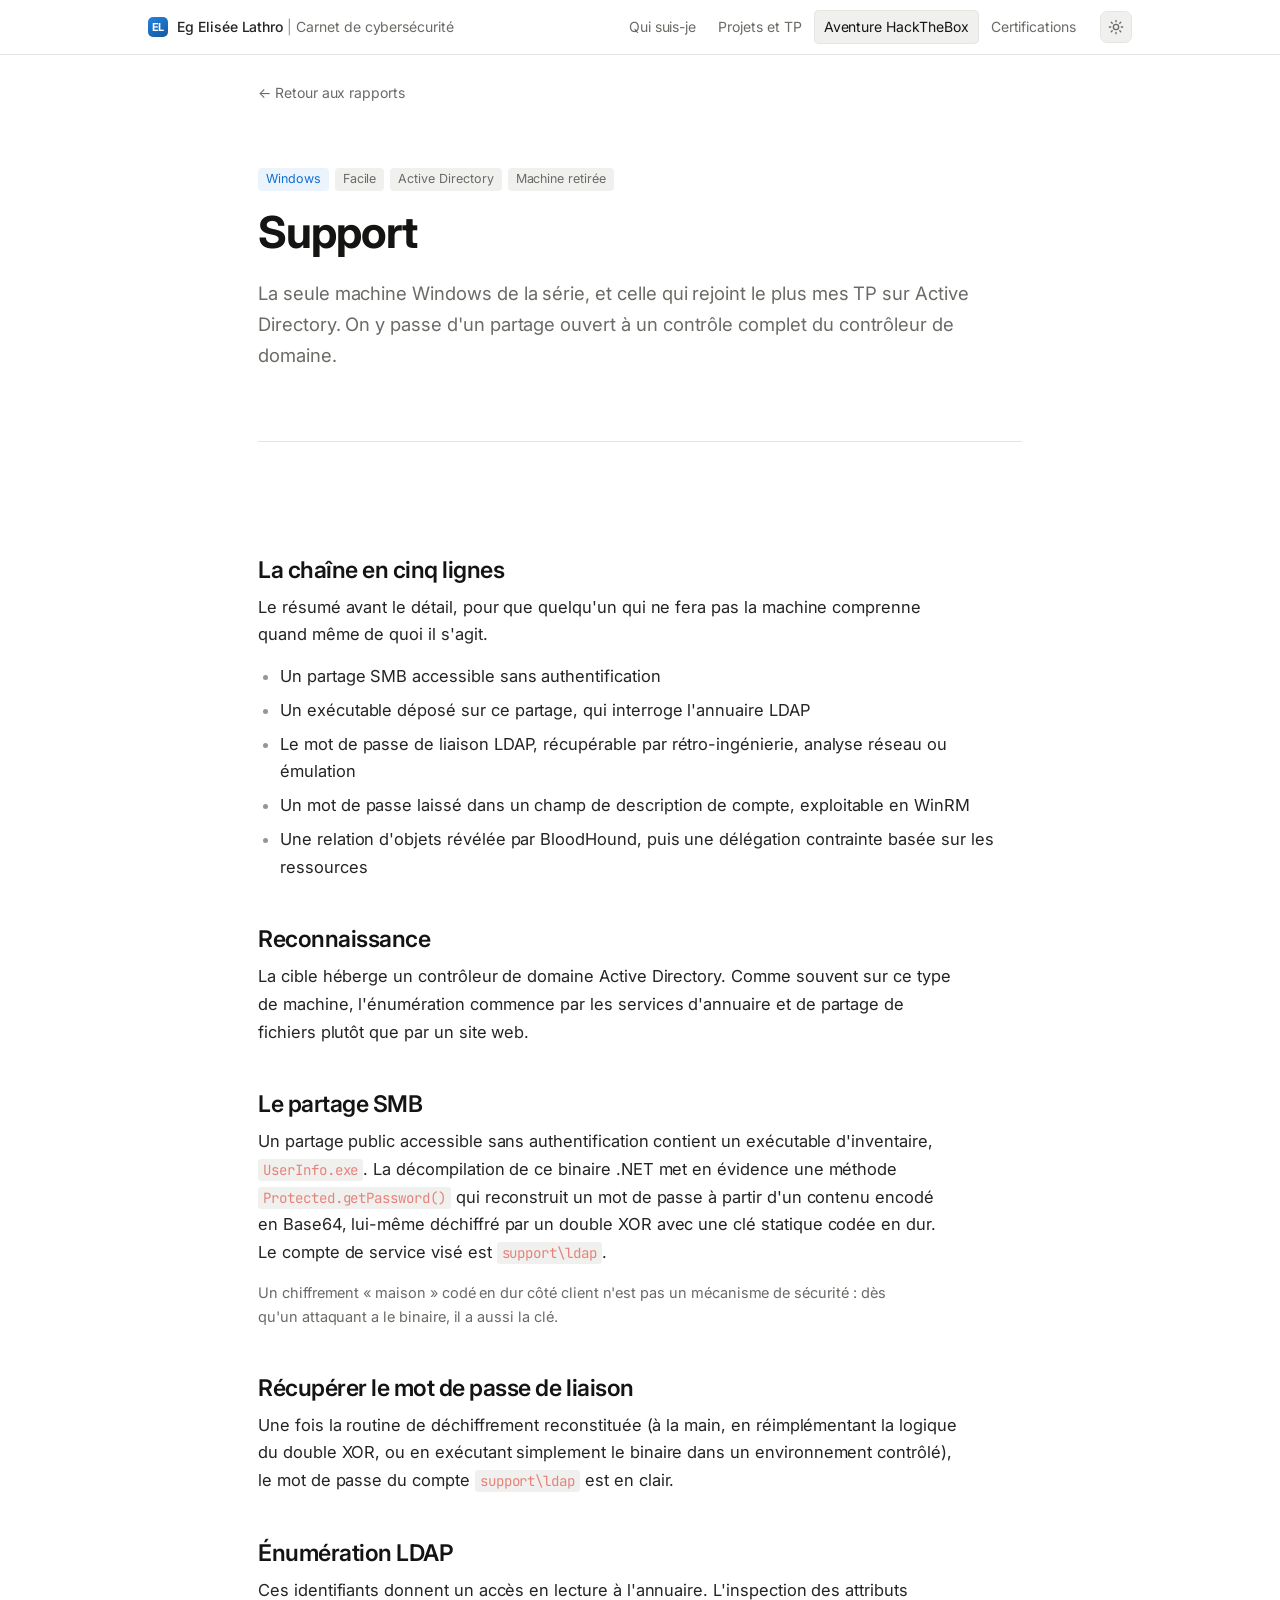
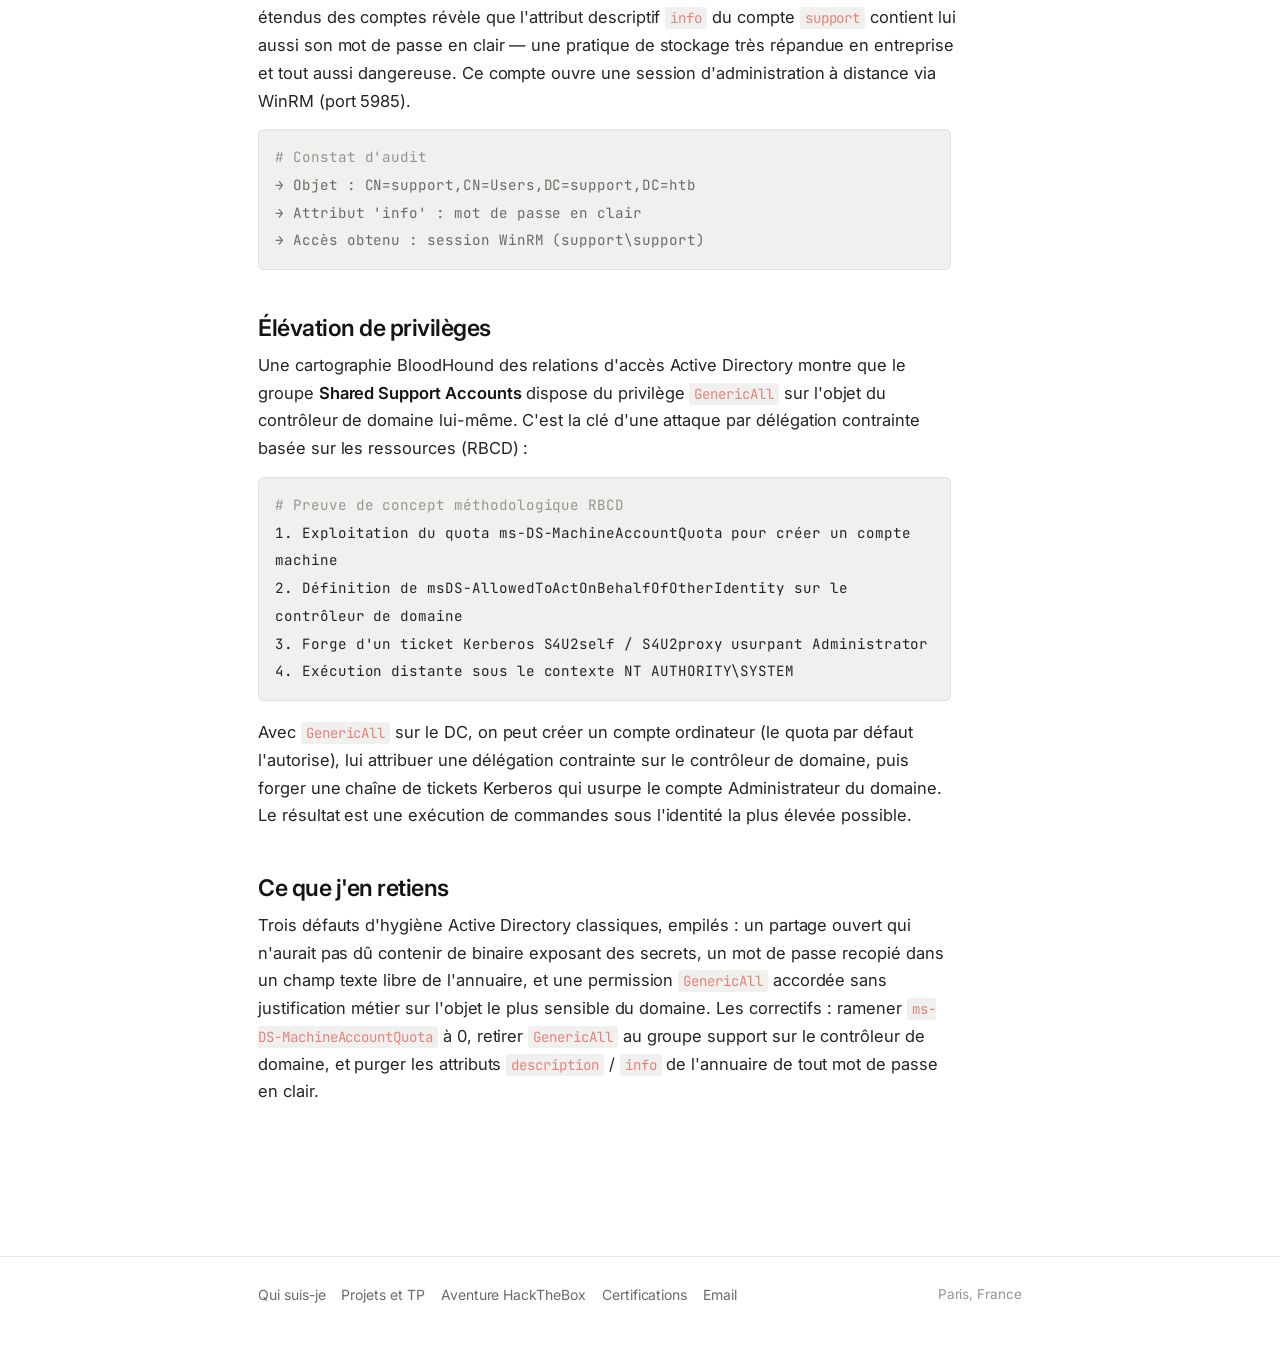
<file: articles/support.html>
<!DOCTYPE html>
<html lang="fr">
<head>
<meta charset="UTF-8">
<script>
(function () {
  try {
    var saved = localStorage.getItem("theme");
    var theme = saved || (window.matchMedia && window.matchMedia("(prefers-color-scheme: light)").matches ? "light" : "dark");
    document.documentElement.setAttribute("data-theme", theme);
  } catch (e) {}
})();
</script>
<meta name="viewport" content="width=device-width, initial-scale=1.0">
<title>Support | Eg Elisée Lathro</title>
<meta name="description" content="Write-up de la machine HackTheBox Support, Windows, difficulté facile, par Eg Elisée Lathro.">
<link rel="preconnect" href="https://fonts.googleapis.com">
<link rel="preconnect" href="https://fonts.gstatic.com" crossorigin>
<link href="https://fonts.googleapis.com/css2?family=Inter:wght@400;500;600;700&amp;family=JetBrains+Mono:wght@400;500&amp;display=swap" rel="stylesheet">
<link rel="stylesheet" href="../css/style.css">
</head>
<body>

<header class="topbar">
  <div class="topbar-inner">
    <a class="wordmark" href="../index.html">
      <span class="mark" aria-hidden="true">EL</span>
      <span><strong>Eg Elisée Lathro</strong> <span class="sep">|</span> Carnet de cybersécurité</span>
    </a>
    <button class="nav-toggle" aria-expanded="false">Menu</button>
    <nav class="tabs" aria-label="Navigation principale">
      <a href="../index.html">Qui suis-je</a>
      <a href="../travaux.html">Projets et TP</a>
      <a href="../htb-adventure.html" aria-current="page">Aventure HackTheBox</a>
      <a href="../certifications.html">Certifications</a>
    </nav>
    <button class="theme-toggle" type="button" aria-label="Basculer entre thème clair et sombre" title="Thème clair / sombre">
      <svg class="icon-sun" viewBox="0 0 24 24" fill="none" stroke="currentColor" stroke-width="2" stroke-linecap="round" aria-hidden="true"><circle cx="12" cy="12" r="4"></circle><path d="M12 2v2M12 20v2M4.93 4.93l1.41 1.41M17.66 17.66l1.41 1.41M2 12h2M20 12h2M4.93 19.07l1.41-1.41M17.66 6.34l1.41-1.41"></path></svg>
      <svg class="icon-moon" viewBox="0 0 24 24" fill="none" stroke="currentColor" stroke-width="2" stroke-linecap="round" stroke-linejoin="round" aria-hidden="true"><path d="M21 12.79A9 9 0 1 1 11.21 3a7 7 0 0 0 9.79 9.79Z"></path></svg>
    </button>
  </div>
</header>

<div class="container">
  <a class="back-link" href="../htb-adventure.html">← Retour aux rapports</a>
  <header class="page-head">
    <ul class="tags">
      <li class="tag blue">Windows</li>
      <li class="tag">Facile</li>
      <li class="tag">Active Directory</li>
      <li class="tag">Machine retirée</li>
    </ul>
    <h1>Support</h1>
    <p class="lede">La seule machine Windows de la série, et celle qui rejoint le plus mes TP sur Active Directory. On y passe d'un partage ouvert à un contrôle complet du contrôleur de domaine.</p>
  </header>

  <hr>

  <main class="article-body">
    <h2>La chaîne en cinq lignes</h2>
    <p>
      Le résumé avant le détail, pour que quelqu'un qui ne fera pas la machine comprenne
      quand même de quoi il s'agit.
    </p>
    <ul class="prose">
      <li>Un partage SMB accessible sans authentification</li>
      <li>Un exécutable déposé sur ce partage, qui interroge l'annuaire LDAP</li>
      <li>Le mot de passe de liaison LDAP, récupérable par rétro-ingénierie, analyse réseau ou émulation</li>
      <li>Un mot de passe laissé dans un champ de description de compte, exploitable en WinRM</li>
      <li>Une relation d'objets révélée par BloodHound, puis une délégation contrainte basée sur les ressources</li>
    </ul>

    <h2>Reconnaissance</h2>
    <p>
      La cible héberge un contrôleur de domaine Active Directory. Comme souvent sur ce type de
      machine, l'énumération commence par les services d'annuaire et de partage de fichiers
      plutôt que par un site web.
    </p>

    <h2>Le partage SMB</h2>
    <p>
      Un partage public accessible sans authentification contient un exécutable d'inventaire,
      <code>UserInfo.exe</code>. La décompilation de ce binaire .NET met en évidence une méthode
      <code>Protected.getPassword()</code> qui reconstruit un mot de passe à partir d'un contenu
      encodé en Base64, lui-même déchiffré par un double XOR avec une clé statique codée en dur.
      Le compte de service visé est <code>support\ldap</code>.
    </p>
    <p class="note">
      Un chiffrement « maison » codé en dur côté client n'est pas un mécanisme de sécurité : dès
      qu'un attaquant a le binaire, il a aussi la clé.
    </p>

    <h2>Récupérer le mot de passe de liaison</h2>
    <p>
      Une fois la routine de déchiffrement reconstituée (à la main, en réimplémentant la logique
      du double XOR, ou en exécutant simplement le binaire dans un environnement contrôlé), le
      mot de passe du compte <code>support\ldap</code> est en clair.
    </p>

    <h2>Énumération LDAP</h2>
    <p>
      Ces identifiants donnent un accès en lecture à l'annuaire. L'inspection des attributs
      étendus des comptes révèle que l'attribut descriptif <code>info</code> du compte
      <code>support</code> contient lui aussi son mot de passe en clair — une pratique de stockage
      très répandue en entreprise et tout aussi dangereuse. Ce compte ouvre une session
      d'administration à distance via WinRM (port 5985).
    </p>
    <pre><code><span class="c"># Constat d'audit</span>
<span class="out">→ Objet : CN=support,CN=Users,DC=support,DC=htb
→ Attribut 'info' : mot de passe en clair
→ Accès obtenu : session WinRM (support\support)</span></code></pre>

    <h2>Élévation de privilèges</h2>
    <p>
      Une cartographie BloodHound des relations d'accès Active Directory montre que le groupe
      <strong>Shared Support Accounts</strong> dispose du privilège <code>GenericAll</code> sur
      l'objet du contrôleur de domaine lui-même. C'est la clé d'une attaque par délégation
      contrainte basée sur les ressources (RBCD) :
    </p>
    <pre><code><span class="c"># Preuve de concept méthodologique RBCD</span>
1. Exploitation du quota ms-DS-MachineAccountQuota pour créer un compte machine
2. Définition de msDS-AllowedToActOnBehalfOfOtherIdentity sur le contrôleur de domaine
3. Forge d'un ticket Kerberos S4U2self / S4U2proxy usurpant Administrator
4. Exécution distante sous le contexte NT AUTHORITY\SYSTEM</code></pre>
    <p>
      Avec <code>GenericAll</code> sur le DC, on peut créer un compte ordinateur (le quota par
      défaut l'autorise), lui attribuer une délégation contrainte sur le contrôleur de domaine,
      puis forger une chaîne de tickets Kerberos qui usurpe le compte Administrateur du domaine.
      Le résultat est une exécution de commandes sous l'identité la plus élevée possible.
    </p>

    <h2>Ce que j'en retiens</h2>
    <p>
      Trois défauts d'hygiène Active Directory classiques, empilés : un partage ouvert qui
      n'aurait pas dû contenir de binaire exposant des secrets, un mot de passe recopié dans un
      champ texte libre de l'annuaire, et une permission <code>GenericAll</code> accordée sans
      justification métier sur l'objet le plus sensible du domaine. Les correctifs : ramener
      <code>ms-DS-MachineAccountQuota</code> à 0, retirer <code>GenericAll</code> au groupe
      support sur le contrôleur de domaine, et purger les attributs <code>description</code> /
      <code>info</code> de l'annuaire de tout mot de passe en clair.
    </p>

  </main>
</div>

<footer>
  <div class="container">
    <div class="footer-links">
      <a href="../index.html">Qui suis-je</a>
      <a href="../travaux.html">Projets et TP</a>
      <a href="../htb-adventure.html">Aventure HackTheBox</a>
      <a href="../certifications.html">Certifications</a>
      <a href="mailto:elisee.lathro@gmail.com">Email</a>
    </div>
    <p class="footer-note">Paris, France</p>
  </div>
</footer>

<script src="../js/main.js"></script>
</body>
</html>
</file>
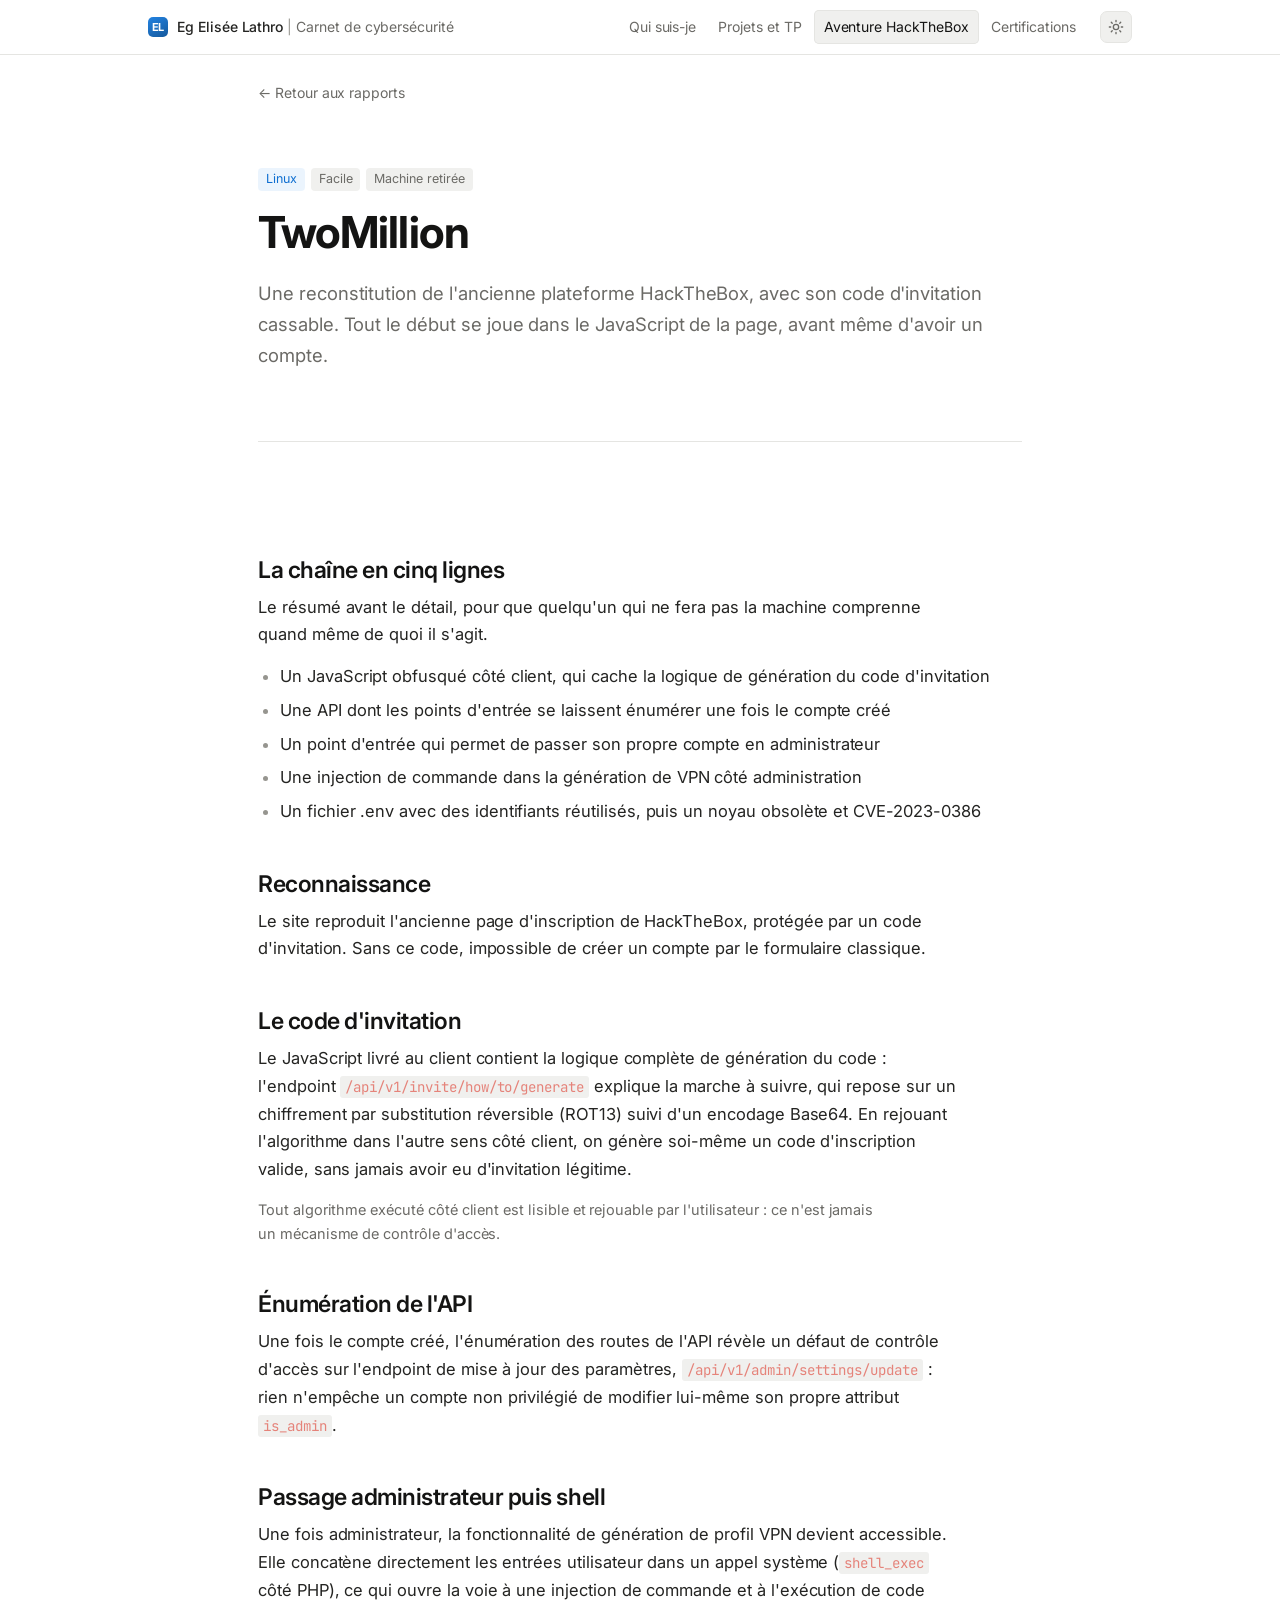
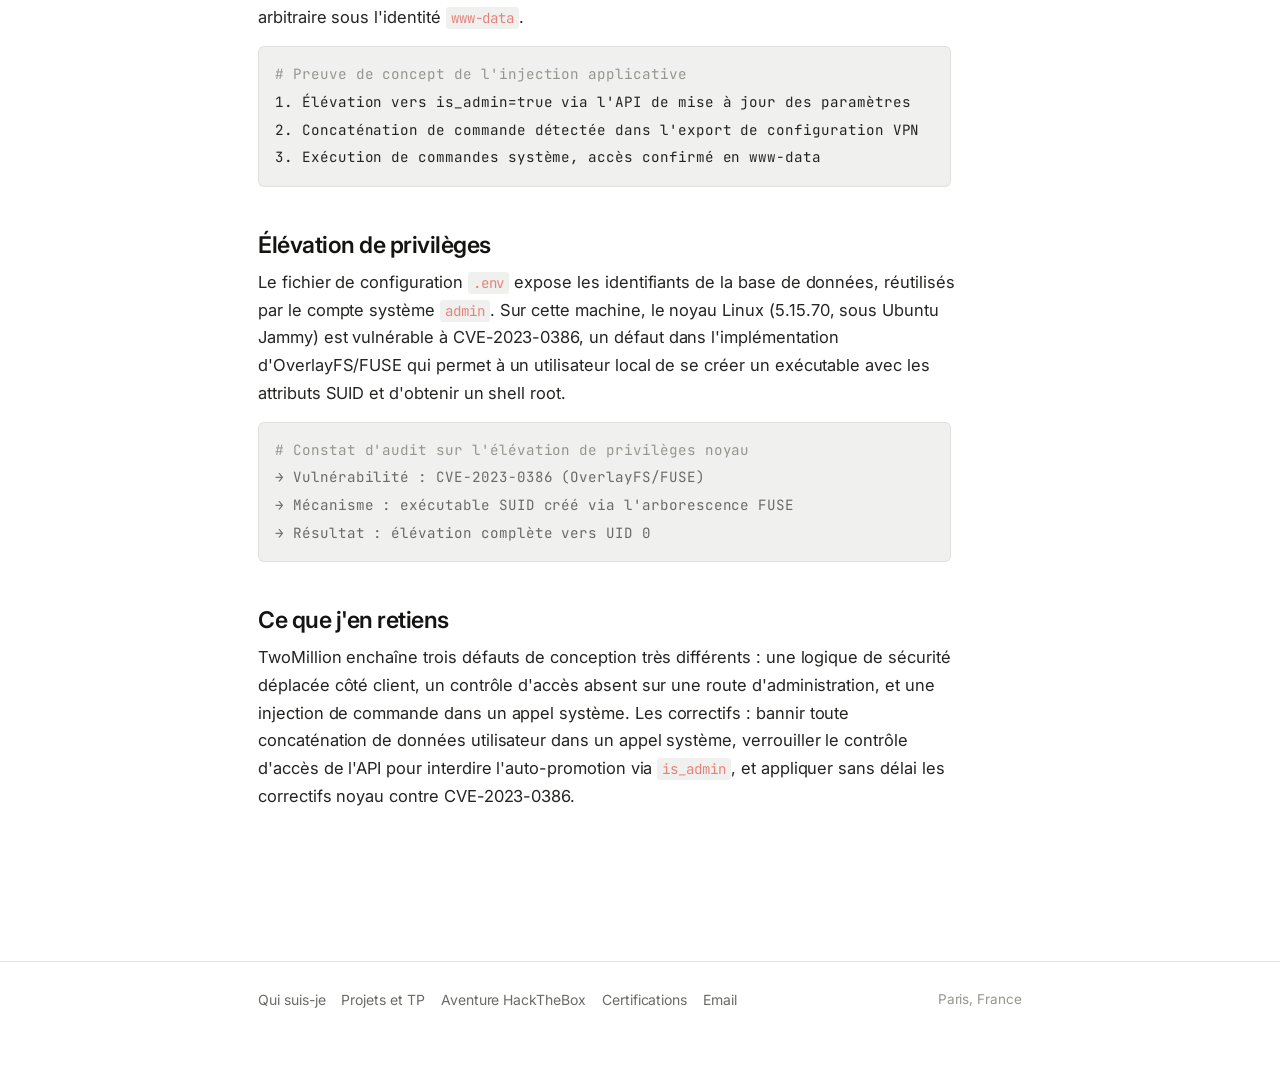
<file: articles/twomillion.html>
<!DOCTYPE html>
<html lang="fr">
<head>
<meta charset="UTF-8">
<script>
(function () {
  try {
    var saved = localStorage.getItem("theme");
    var theme = saved || (window.matchMedia && window.matchMedia("(prefers-color-scheme: light)").matches ? "light" : "dark");
    document.documentElement.setAttribute("data-theme", theme);
  } catch (e) {}
})();
</script>
<meta name="viewport" content="width=device-width, initial-scale=1.0">
<title>TwoMillion | Eg Elisée Lathro</title>
<meta name="description" content="Write-up de la machine HackTheBox TwoMillion, Linux, difficulté facile, par Eg Elisée Lathro.">
<link rel="preconnect" href="https://fonts.googleapis.com">
<link rel="preconnect" href="https://fonts.gstatic.com" crossorigin>
<link href="https://fonts.googleapis.com/css2?family=Inter:wght@400;500;600;700&amp;family=JetBrains+Mono:wght@400;500&amp;display=swap" rel="stylesheet">
<link rel="stylesheet" href="../css/style.css">
</head>
<body>

<header class="topbar">
  <div class="topbar-inner">
    <a class="wordmark" href="../index.html">
      <span class="mark" aria-hidden="true">EL</span>
      <span><strong>Eg Elisée Lathro</strong> <span class="sep">|</span> Carnet de cybersécurité</span>
    </a>
    <button class="nav-toggle" aria-expanded="false">Menu</button>
    <nav class="tabs" aria-label="Navigation principale">
      <a href="../index.html">Qui suis-je</a>
      <a href="../travaux.html">Projets et TP</a>
      <a href="../htb-adventure.html" aria-current="page">Aventure HackTheBox</a>
      <a href="../certifications.html">Certifications</a>
    </nav>
    <button class="theme-toggle" type="button" aria-label="Basculer entre thème clair et sombre" title="Thème clair / sombre">
      <svg class="icon-sun" viewBox="0 0 24 24" fill="none" stroke="currentColor" stroke-width="2" stroke-linecap="round" aria-hidden="true"><circle cx="12" cy="12" r="4"></circle><path d="M12 2v2M12 20v2M4.93 4.93l1.41 1.41M17.66 17.66l1.41 1.41M2 12h2M20 12h2M4.93 19.07l1.41-1.41M17.66 6.34l1.41-1.41"></path></svg>
      <svg class="icon-moon" viewBox="0 0 24 24" fill="none" stroke="currentColor" stroke-width="2" stroke-linecap="round" stroke-linejoin="round" aria-hidden="true"><path d="M21 12.79A9 9 0 1 1 11.21 3a7 7 0 0 0 9.79 9.79Z"></path></svg>
    </button>
  </div>
</header>

<div class="container">
  <a class="back-link" href="../htb-adventure.html">← Retour aux rapports</a>
  <header class="page-head">
    <ul class="tags">
      <li class="tag blue">Linux</li>
      <li class="tag">Facile</li>
      <li class="tag">Machine retirée</li>
    </ul>
    <h1>TwoMillion</h1>
    <p class="lede">Une reconstitution de l'ancienne plateforme HackTheBox, avec son code d'invitation cassable. Tout le début se joue dans le JavaScript de la page, avant même d'avoir un compte.</p>
  </header>

  <hr>

  <main class="article-body">
    <h2>La chaîne en cinq lignes</h2>
    <p>
      Le résumé avant le détail, pour que quelqu'un qui ne fera pas la machine comprenne
      quand même de quoi il s'agit.
    </p>
    <ul class="prose">
      <li>Un JavaScript obfusqué côté client, qui cache la logique de génération du code d'invitation</li>
      <li>Une API dont les points d'entrée se laissent énumérer une fois le compte créé</li>
      <li>Un point d'entrée qui permet de passer son propre compte en administrateur</li>
      <li>Une injection de commande dans la génération de VPN côté administration</li>
      <li>Un fichier .env avec des identifiants réutilisés, puis un noyau obsolète et CVE-2023-0386</li>
    </ul>

    <h2>Reconnaissance</h2>
    <p>
      Le site reproduit l'ancienne page d'inscription de HackTheBox, protégée par un code
      d'invitation. Sans ce code, impossible de créer un compte par le formulaire classique.
    </p>

    <h2>Le code d'invitation</h2>
    <p>
      Le JavaScript livré au client contient la logique complète de génération du code :
      l'endpoint <code>/api/v1/invite/how/to/generate</code> explique la marche à suivre, qui
      repose sur un chiffrement par substitution réversible (ROT13) suivi d'un encodage Base64.
      En rejouant l'algorithme dans l'autre sens côté client, on génère soi-même un code
      d'inscription valide, sans jamais avoir eu d'invitation légitime.
    </p>
    <p class="note">
      Tout algorithme exécuté côté client est lisible et rejouable par l'utilisateur : ce n'est
      jamais un mécanisme de contrôle d'accès.
    </p>

    <h2>Énumération de l'API</h2>
    <p>
      Une fois le compte créé, l'énumération des routes de l'API révèle un défaut de contrôle
      d'accès sur l'endpoint de mise à jour des paramètres,
      <code>/api/v1/admin/settings/update</code> : rien n'empêche un compte non privilégié de
      modifier lui-même son propre attribut <code>is_admin</code>.
    </p>

    <h2>Passage administrateur puis shell</h2>
    <p>
      Une fois administrateur, la fonctionnalité de génération de profil VPN devient accessible.
      Elle concatène directement les entrées utilisateur dans un appel système
      (<code>shell_exec</code> côté PHP), ce qui ouvre la voie à une injection de commande et à
      l'exécution de code arbitraire sous l'identité <code>www-data</code>.
    </p>
    <pre><code><span class="c"># Preuve de concept de l'injection applicative</span>
1. Élévation vers is_admin=true via l'API de mise à jour des paramètres
2. Concaténation de commande détectée dans l'export de configuration VPN
3. Exécution de commandes système, accès confirmé en www-data</code></pre>

    <h2>Élévation de privilèges</h2>
    <p>
      Le fichier de configuration <code>.env</code> expose les identifiants de la base de
      données, réutilisés par le compte système <code>admin</code>. Sur cette machine, le noyau
      Linux (5.15.70, sous Ubuntu Jammy) est vulnérable à CVE-2023-0386, un défaut dans
      l'implémentation d'OverlayFS/FUSE qui permet à un utilisateur local de se créer un
      exécutable avec les attributs SUID et d'obtenir un shell root.
    </p>
    <pre><code><span class="c"># Constat d'audit sur l'élévation de privilèges noyau</span>
<span class="out">→ Vulnérabilité : CVE-2023-0386 (OverlayFS/FUSE)
→ Mécanisme : exécutable SUID créé via l'arborescence FUSE
→ Résultat : élévation complète vers UID 0</span></code></pre>

    <h2>Ce que j'en retiens</h2>
    <p>
      TwoMillion enchaîne trois défauts de conception très différents : une logique de sécurité
      déplacée côté client, un contrôle d'accès absent sur une route d'administration, et une
      injection de commande dans un appel système. Les correctifs : bannir toute concaténation de
      données utilisateur dans un appel système, verrouiller le contrôle d'accès de l'API pour
      interdire l'auto-promotion via <code>is_admin</code>, et appliquer sans délai les correctifs
      noyau contre CVE-2023-0386.
    </p>

  </main>
</div>

<footer>
  <div class="container">
    <div class="footer-links">
      <a href="../index.html">Qui suis-je</a>
      <a href="../travaux.html">Projets et TP</a>
      <a href="../htb-adventure.html">Aventure HackTheBox</a>
      <a href="../certifications.html">Certifications</a>
      <a href="mailto:elisee.lathro@gmail.com">Email</a>
    </div>
    <p class="footer-note">Paris, France</p>
  </div>
</footer>

<script src="../js/main.js"></script>
</body>
</html>
</file>
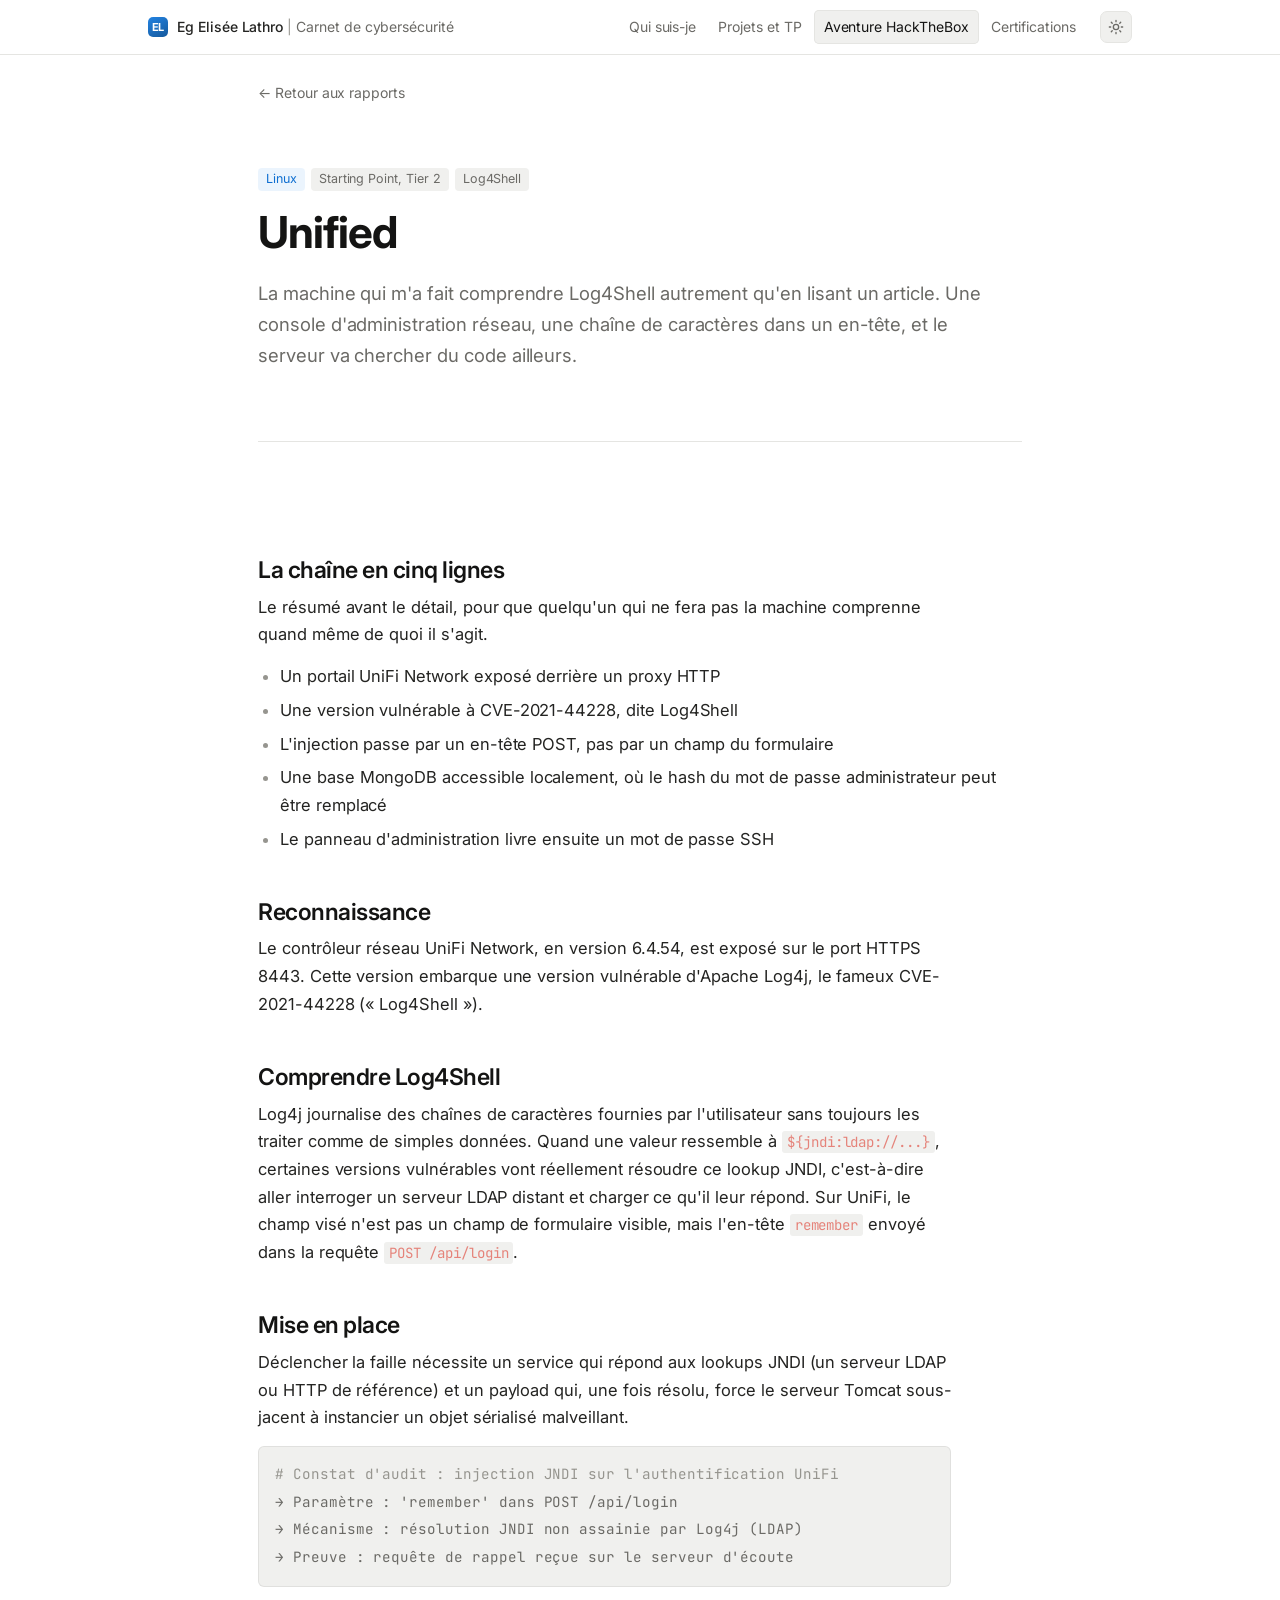
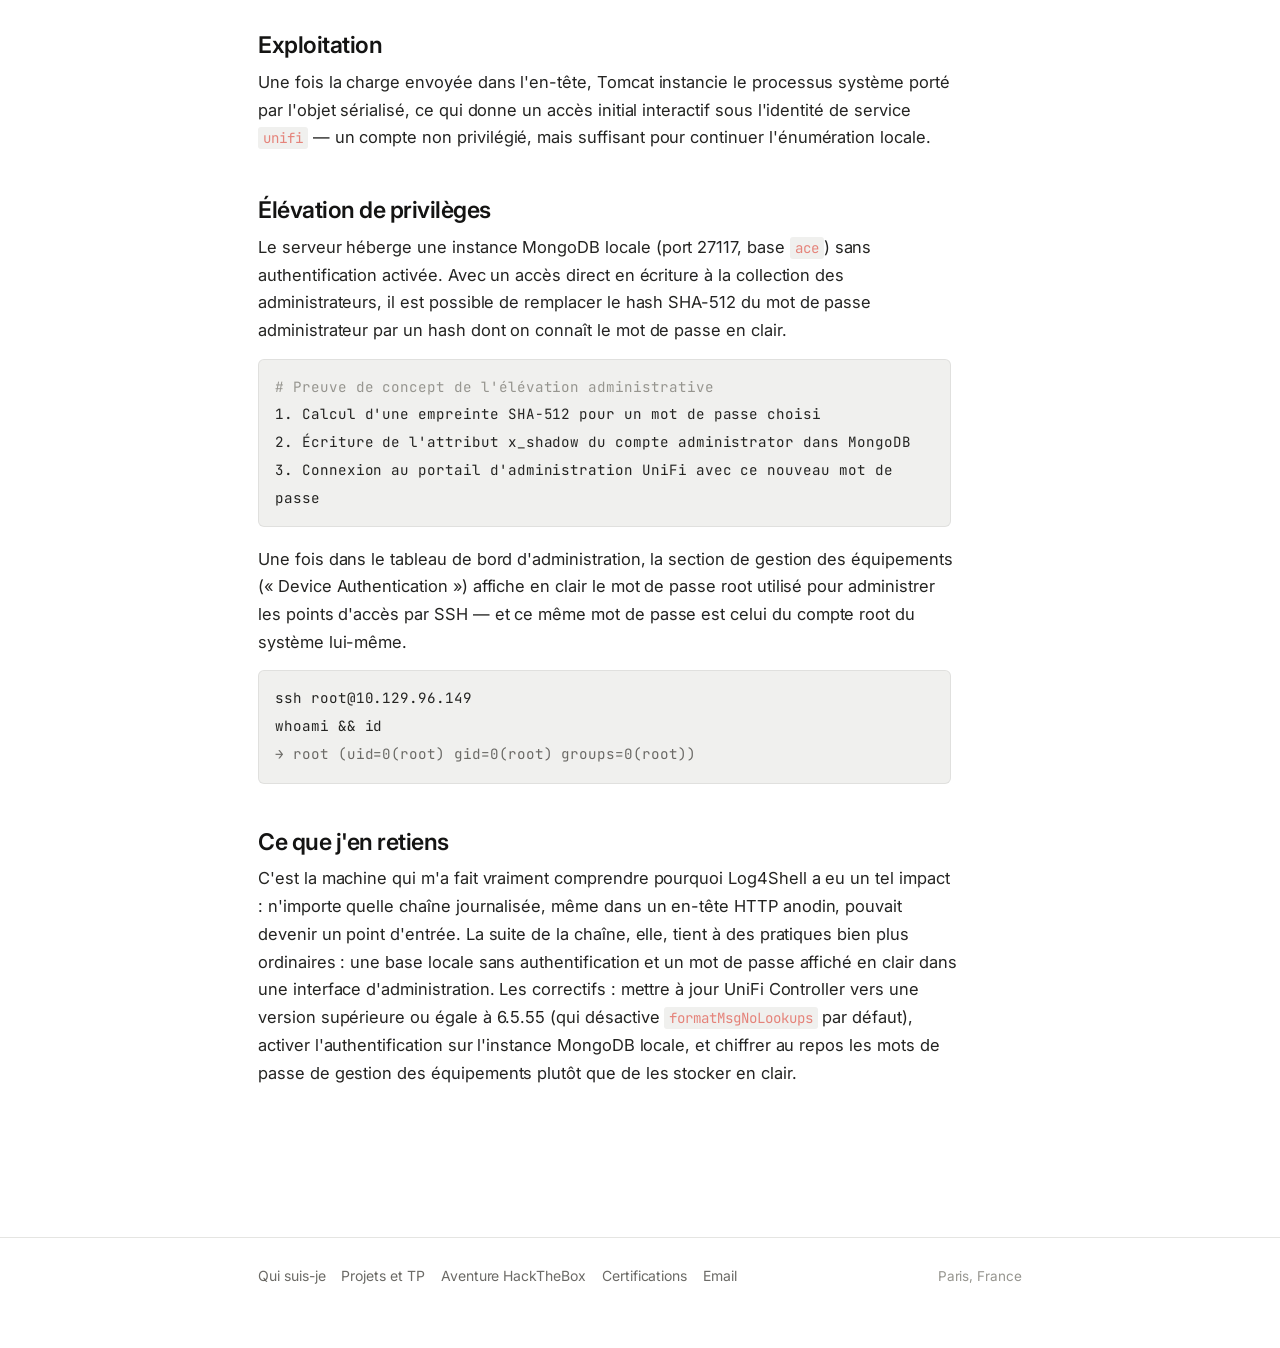
<file: articles/unified.html>
<!DOCTYPE html>
<html lang="fr">
<head>
<meta charset="UTF-8">
<script>
(function () {
  try {
    var saved = localStorage.getItem("theme");
    var theme = saved || (window.matchMedia && window.matchMedia("(prefers-color-scheme: light)").matches ? "light" : "dark");
    document.documentElement.setAttribute("data-theme", theme);
  } catch (e) {}
})();
</script>
<meta name="viewport" content="width=device-width, initial-scale=1.0">
<title>Unified | Eg Elisée Lathro</title>
<meta name="description" content="Write-up de la machine HackTheBox Unified, Linux, difficulté starting point, tier 2, par Eg Elisée Lathro.">
<link rel="preconnect" href="https://fonts.googleapis.com">
<link rel="preconnect" href="https://fonts.gstatic.com" crossorigin>
<link href="https://fonts.googleapis.com/css2?family=Inter:wght@400;500;600;700&amp;family=JetBrains+Mono:wght@400;500&amp;display=swap" rel="stylesheet">
<link rel="stylesheet" href="../css/style.css">
</head>
<body>

<header class="topbar">
  <div class="topbar-inner">
    <a class="wordmark" href="../index.html">
      <span class="mark" aria-hidden="true">EL</span>
      <span><strong>Eg Elisée Lathro</strong> <span class="sep">|</span> Carnet de cybersécurité</span>
    </a>
    <button class="nav-toggle" aria-expanded="false">Menu</button>
    <nav class="tabs" aria-label="Navigation principale">
      <a href="../index.html">Qui suis-je</a>
      <a href="../travaux.html">Projets et TP</a>
      <a href="../htb-adventure.html" aria-current="page">Aventure HackTheBox</a>
      <a href="../certifications.html">Certifications</a>
    </nav>
    <button class="theme-toggle" type="button" aria-label="Basculer entre thème clair et sombre" title="Thème clair / sombre">
      <svg class="icon-sun" viewBox="0 0 24 24" fill="none" stroke="currentColor" stroke-width="2" stroke-linecap="round" aria-hidden="true"><circle cx="12" cy="12" r="4"></circle><path d="M12 2v2M12 20v2M4.93 4.93l1.41 1.41M17.66 17.66l1.41 1.41M2 12h2M20 12h2M4.93 19.07l1.41-1.41M17.66 6.34l1.41-1.41"></path></svg>
      <svg class="icon-moon" viewBox="0 0 24 24" fill="none" stroke="currentColor" stroke-width="2" stroke-linecap="round" stroke-linejoin="round" aria-hidden="true"><path d="M21 12.79A9 9 0 1 1 11.21 3a7 7 0 0 0 9.79 9.79Z"></path></svg>
    </button>
  </div>
</header>

<div class="container">
  <a class="back-link" href="../htb-adventure.html">← Retour aux rapports</a>
  <header class="page-head">
    <ul class="tags">
      <li class="tag blue">Linux</li>
      <li class="tag">Starting Point, Tier 2</li>
      <li class="tag">Log4Shell</li>
    </ul>
    <h1>Unified</h1>
    <p class="lede">La machine qui m'a fait comprendre Log4Shell autrement qu'en lisant un article. Une console d'administration réseau, une chaîne de caractères dans un en-tête, et le serveur va chercher du code ailleurs.</p>
  </header>

  <hr>

  <main class="article-body">
    <h2>La chaîne en cinq lignes</h2>
    <p>
      Le résumé avant le détail, pour que quelqu'un qui ne fera pas la machine comprenne
      quand même de quoi il s'agit.
    </p>
    <ul class="prose">
      <li>Un portail UniFi Network exposé derrière un proxy HTTP</li>
      <li>Une version vulnérable à CVE-2021-44228, dite Log4Shell</li>
      <li>L'injection passe par un en-tête POST, pas par un champ du formulaire</li>
      <li>Une base MongoDB accessible localement, où le hash du mot de passe administrateur peut être remplacé</li>
      <li>Le panneau d'administration livre ensuite un mot de passe SSH</li>
    </ul>

    <h2>Reconnaissance</h2>
    <p>
      Le contrôleur réseau UniFi Network, en version 6.4.54, est exposé sur le port HTTPS 8443.
      Cette version embarque une version vulnérable d'Apache Log4j, le fameux
      CVE-2021-44228 (« Log4Shell »).
    </p>

    <h2>Comprendre Log4Shell</h2>
    <p>
      Log4j journalise des chaînes de caractères fournies par l'utilisateur sans toujours les
      traiter comme de simples données. Quand une valeur ressemble à
      <code>${jndi:ldap://...}</code>, certaines versions vulnérables vont réellement résoudre ce
      lookup JNDI, c'est-à-dire aller interroger un serveur LDAP distant et charger ce qu'il leur
      répond. Sur UniFi, le champ visé n'est pas un champ de formulaire visible, mais l'en-tête
      <code>remember</code> envoyé dans la requête <code>POST /api/login</code>.
    </p>

    <h2>Mise en place</h2>
    <p>
      Déclencher la faille nécessite un service qui répond aux lookups JNDI (un serveur LDAP ou
      HTTP de référence) et un payload qui, une fois résolu, force le serveur Tomcat sous-jacent à
      instancier un objet sérialisé malveillant.
    </p>
    <pre><code><span class="c"># Constat d'audit : injection JNDI sur l'authentification UniFi</span>
<span class="out">→ Paramètre : 'remember' dans POST /api/login
→ Mécanisme : résolution JNDI non assainie par Log4j (LDAP)
→ Preuve : requête de rappel reçue sur le serveur d'écoute</span></code></pre>

    <h2>Exploitation</h2>
    <p>
      Une fois la charge envoyée dans l'en-tête, Tomcat instancie le processus système porté par
      l'objet sérialisé, ce qui donne un accès initial interactif sous l'identité de service
      <code>unifi</code> — un compte non privilégié, mais suffisant pour continuer l'énumération
      locale.
    </p>

    <h2>Élévation de privilèges</h2>
    <p>
      Le serveur héberge une instance MongoDB locale (port 27117, base <code>ace</code>) sans
      authentification activée. Avec un accès direct en écriture à la collection des
      administrateurs, il est possible de remplacer le hash SHA-512 du mot de passe administrateur
      par un hash dont on connaît le mot de passe en clair.
    </p>
    <pre><code><span class="c"># Preuve de concept de l'élévation administrative</span>
1. Calcul d'une empreinte SHA-512 pour un mot de passe choisi
2. Écriture de l'attribut x_shadow du compte administrator dans MongoDB
3. Connexion au portail d'administration UniFi avec ce nouveau mot de passe</code></pre>
    <p>
      Une fois dans le tableau de bord d'administration, la section de gestion des équipements
      (« Device Authentication ») affiche en clair le mot de passe root utilisé pour administrer
      les points d'accès par SSH — et ce même mot de passe est celui du compte root du système
      lui-même.
    </p>
    <pre><code>ssh root@10.129.96.149
whoami && id
<span class="out">→ root (uid=0(root) gid=0(root) groups=0(root))</span></code></pre>

    <h2>Ce que j'en retiens</h2>
    <p>
      C'est la machine qui m'a fait vraiment comprendre pourquoi Log4Shell a eu un tel impact :
      n'importe quelle chaîne journalisée, même dans un en-tête HTTP anodin, pouvait devenir un
      point d'entrée. La suite de la chaîne, elle, tient à des pratiques bien plus ordinaires : une
      base locale sans authentification et un mot de passe affiché en clair dans une interface
      d'administration. Les correctifs : mettre à jour UniFi Controller vers une version
      supérieure ou égale à 6.5.55 (qui désactive <code>formatMsgNoLookups</code> par défaut),
      activer l'authentification sur l'instance MongoDB locale, et chiffrer au repos les mots de
      passe de gestion des équipements plutôt que de les stocker en clair.
    </p>

  </main>
</div>

<footer>
  <div class="container">
    <div class="footer-links">
      <a href="../index.html">Qui suis-je</a>
      <a href="../travaux.html">Projets et TP</a>
      <a href="../htb-adventure.html">Aventure HackTheBox</a>
      <a href="../certifications.html">Certifications</a>
      <a href="mailto:elisee.lathro@gmail.com">Email</a>
    </div>
    <p class="footer-note">Paris, France</p>
  </div>
</footer>

<script src="../js/main.js"></script>
</body>
</html>
</file>
<file: css/style.css>
/* ============================================================
   Carnet de cybersécurité, Eg Elisée Lathro
   Thème Notion, sombre par défaut, clair en alternative,
   accent bleu
   ============================================================ */

:root {
  --bg:          #191919;
  --bg-raised:   #202020;
  --bg-block:    #252525;
  --bg-hover:    #2c2c2c;
  --bg-input:    #2f2f2f;

  --line:        #2f2f2f;
  --line-soft:   rgba(255, 255, 255, 0.07);

  --text:        #e8e8e6;
  --text-2:      #9b9a97;
  --text-3:      #6f6e6b;
  --heading:     #ffffff;

  --blue:        #2383e2;
  --blue-light:  #6ba9e8;
  --blue-wash:   rgba(35, 131, 226, 0.13);
  --blue-edge:   rgba(35, 131, 226, 0.35);

  --green:       #4dab9a;
  --amber:       #d9a441;

  --topbar-bg:   rgba(25, 25, 25, 0.88);
  --reader-bg:   #111111;

  --shadow-sm:   0 1px 2px rgba(0, 0, 0, 0.35);
  --shadow-md:   0 14px 32px -18px rgba(0, 0, 0, 0.6);

  --sans: "Inter", -apple-system, BlinkMacSystemFont, "Segoe UI", Helvetica, Arial, sans-serif;
  --mono: "JetBrains Mono", ui-monospace, SFMono-Regular, Menlo, Consolas, monospace;

  --page: 820px;
  --radius: 6px;

  color-scheme: dark;
}

:root[data-theme="light"] {
  --bg:          #ffffff;
  --bg-raised:   #f7f7f5;
  --bg-block:    #f0f0ee;
  --bg-hover:    #e9e9e6;
  --bg-input:    #ffffff;

  --line:        #e5e5e2;
  --line-soft:   rgba(15, 15, 15, 0.07);

  --text:        #242422;
  --text-2:      #6b6a66;
  --text-3:      #96958f;
  --heading:     #141413;

  --blue:        #2383e2;
  --blue-light:  #0f6fd1;
  --blue-wash:   rgba(35, 131, 226, 0.09);
  --blue-edge:   rgba(35, 131, 226, 0.4);

  --green:       #1f8f73;
  --amber:       #9c6a10;

  --topbar-bg:   rgba(255, 255, 255, 0.82);
  --reader-bg:   #e9e9e6;

  --shadow-sm:   0 1px 2px rgba(20, 20, 19, 0.06);
  --shadow-md:   0 16px 32px -18px rgba(20, 20, 19, 0.22);

  color-scheme: light;
}

* { box-sizing: border-box; }

@media (prefers-reduced-motion: reduce) {
  * { animation: none !important; transition: none !important; scroll-behavior: auto !important; }
}

html { scroll-behavior: smooth; -webkit-text-size-adjust: 100%; }

body {
  margin: 0;
  background: var(--bg);
  color: var(--text);
  font-family: var(--sans);
  font-size: 16.5px;
  line-height: 1.68;
  letter-spacing: -0.003em;
  -webkit-font-smoothing: antialiased;
  transition: background-color 0.25s ease, color 0.25s ease;
}

.container {
  max-width: var(--page);
  margin: 0 auto;
  padding: 0 28px;
}

@media (max-width: 600px) {
  body { font-size: 16px; }
  .container { padding: 0 20px; }
}

/* ---------- Liens ---------- */

a {
  color: var(--text);
  text-decoration: none;
  border-bottom: 1px solid var(--blue-edge);
  transition: border-color 0.12s ease, color 0.12s ease;
}

a:hover {
  color: var(--blue-light);
  border-bottom-color: var(--blue);
}

a:focus-visible,
button:focus-visible,
summary:focus-visible {
  outline: 2px solid var(--blue);
  outline-offset: 2px;
  border-radius: 3px;
}

/* ---------- Titres ---------- */

h1, h2, h3 {
  font-family: var(--sans);
  color: var(--heading);
  line-height: 1.25;
  letter-spacing: -0.021em;
  margin: 0 0 0.4em;
  transition: color 0.25s ease;
}

h1 { font-size: clamp(34px, 5.4vw, 44px); font-weight: 700; }
h2 { font-size: 25px; font-weight: 600; margin-top: 2.1em; }
h3 { font-size: 19px; font-weight: 600; margin-top: 1.6em; }

p { margin: 0 0 0.85em; }

strong { color: var(--heading); font-weight: 600; }

code {
  font-family: var(--mono);
  font-size: 0.855em;
  background: var(--bg-block);
  color: #e5837a;
  border-radius: 3px;
  padding: 2px 5px;
  transition: background-color 0.25s ease;
}

/* ---------- Barre de navigation ---------- */

.topbar {
  position: sticky;
  top: 0;
  z-index: 30;
  background: var(--topbar-bg);
  backdrop-filter: saturate(160%) blur(10px);
  border-bottom: 1px solid var(--line);
  transition: background-color 0.25s ease, border-color 0.25s ease, box-shadow 0.25s ease;
}

.topbar.is-scrolled { box-shadow: var(--shadow-md); }

.topbar-inner {
  max-width: 1040px;
  margin: 0 auto;
  padding: 10px 28px;
  display: flex;
  align-items: center;
  justify-content: flex-start;
  gap: 14px;
}

.wordmark {
  display: flex;
  align-items: center;
  gap: 9px;
  font-size: 14px;
  color: var(--text-2);
  border: 0;
  white-space: nowrap;
  overflow: hidden;
  text-overflow: ellipsis;
  margin-right: auto;
}

.wordmark:hover { color: var(--text-2); }

.wordmark .mark {
  width: 20px;
  height: 20px;
  flex: 0 0 20px;
  border-radius: 5px;
  background: linear-gradient(150deg, var(--blue), #15599c);
  display: inline-flex;
  align-items: center;
  justify-content: center;
  font-size: 11px;
  font-weight: 700;
  color: #fff;
  letter-spacing: -0.02em;
}

.wordmark strong { color: var(--text); font-weight: 500; }
.wordmark .sep { color: var(--text-3); }

nav.tabs { display: flex; gap: 2px; }

nav.tabs a {
  font-size: 14px;
  color: var(--text-2);
  padding: 5px 10px;
  border-radius: 5px;
  border: 0;
  transition: background 0.12s ease, color 0.12s ease;
}

nav.tabs a:hover { background: var(--bg-hover); color: var(--text); }

nav.tabs a[aria-current="page"] {
  color: var(--heading);
  background: var(--bg-block);
  box-shadow: inset 0 0 0 1px var(--line);
}

.nav-toggle {
  display: none;
  font-family: inherit;
  font-size: 14px;
  color: var(--text-2);
  background: var(--bg-block);
  border: 1px solid var(--line);
  border-radius: 5px;
  padding: 6px 11px;
  cursor: pointer;
  transition: background-color 0.15s ease, color 0.15s ease, border-color 0.15s ease;
}

.nav-toggle:hover { background: var(--bg-hover); color: var(--text); }

/* ---------- Bascule de thème clair / sombre ---------- */

.theme-toggle {
  display: inline-flex;
  align-items: center;
  justify-content: center;
  flex: 0 0 auto;
  width: 32px;
  height: 32px;
  padding: 0;
  border-radius: 7px;
  border: 1px solid var(--line);
  background: var(--bg-block);
  color: var(--text-2);
  cursor: pointer;
  transition: background-color 0.15s ease, color 0.15s ease, border-color 0.15s ease, transform 0.15s ease;
}

.theme-toggle:hover { background: var(--bg-hover); color: var(--text); }
.theme-toggle:active { transform: scale(0.9); }

.theme-toggle svg {
  width: 16px;
  height: 16px;
  transition: opacity 0.2s ease, transform 0.3s ease;
}

.theme-toggle .icon-sun { display: none; }
.theme-toggle .icon-moon { display: inline-flex; }

:root[data-theme="light"] .theme-toggle .icon-sun { display: inline-flex; }
:root[data-theme="light"] .theme-toggle .icon-moon { display: none; }

@media (max-width: 720px) {
  .topbar-inner { flex-wrap: wrap; padding: 10px 20px; }
  .nav-toggle { display: inline-block; order: 1; }
  .theme-toggle { order: 2; }
  nav.tabs { display: none; width: 100%; flex-direction: column; padding-bottom: 6px; order: 3; }
  nav.tabs.open { display: flex; }
  nav.tabs a { padding: 9px 10px; }
}

/* ---------- Animations d'entrée ---------- */

@keyframes fadeInUp {
  from { opacity: 0; transform: translateY(10px); }
  to   { opacity: 1; transform: translateY(0); }
}

@keyframes fadeIn {
  from { opacity: 0; }
  to   { opacity: 1; }
}

/* révélation au défilement, activée par main.js ; sans JS, le contenu
   reste simplement visible (pas de classe .reveal posée) */
.reveal {
  opacity: 0;
  transform: translateY(16px);
  transition: opacity 0.55s ease, transform 0.55s ease;
}

.reveal.in-view { opacity: 1; transform: translateY(0); }

/* ---------- En-tête de page ---------- */

.page-head {
  padding: 62px 0 4px;
  animation: fadeInUp 0.6s ease both;
}

.page-icon {
  font-size: 46px;
  line-height: 1;
  display: block;
  margin-bottom: 14px;
}

.page-head .lede {
  font-size: 18.5px;
  color: var(--text-2);
  max-width: 62ch;
  margin-bottom: 22px;
}

/* propriétés à la Notion */

.props {
  list-style: none;
  padding: 0;
  margin: 0 0 6px;
  display: grid;
  gap: 2px;
}

.props li {
  display: flex;
  gap: 10px;
  align-items: baseline;
  font-size: 14.5px;
  padding: 4px 0;
}

.props .k {
  flex: 0 0 152px;
  color: var(--text-3);
}

.props .v { color: var(--text-2); }
.props .v strong { color: var(--text); font-weight: 500; }

@media (max-width: 560px) {
  .props li { flex-direction: column; gap: 1px; }
  .props .k { flex: none; font-size: 13px; }
}

/* ---------- Corps de page ---------- */

main { padding: 26px 0 96px; animation: fadeIn 0.5s ease 0.08s both; }

hr,
.divider {
  border: 0;
  border-top: 1px solid var(--line);
  margin: 44px 0;
}

section + section { margin-top: 8px; }

ul.prose,
ol.prose {
  padding-left: 22px;
  margin: 0 0 1em;
}

ul.prose li,
ol.prose li { margin-bottom: 6px; }

ul.prose li::marker { color: var(--text-3); }

/* petit intertitre discret, utilisé avec parcimonie */
.section-label {
  font-size: 13px;
  color: var(--text-3);
  margin-bottom: 6px;
}

/* ---------- Étiquettes ---------- */

.tags {
  display: flex;
  flex-wrap: wrap;
  gap: 6px;
  margin: 0 0 14px;
  padding: 0;
  list-style: none;
}

.tag {
  font-size: 12.5px;
  line-height: 1.5;
  color: var(--text-2);
  background: var(--bg-block);
  border-radius: 4px;
  padding: 2px 8px;
  transition: background-color 0.25s ease, color 0.25s ease;
}

.tag.blue  { color: var(--blue-light); background: var(--blue-wash); }
.tag.green { color: var(--green); background: rgba(77, 171, 154, 0.13); }
.tag.amber { color: var(--amber); background: rgba(217, 164, 65, 0.13); }

/* ---------- Bloc encadré, callout Notion ---------- */

.callout {
  display: flex;
  gap: 13px;
  background: var(--blue-wash);
  border-radius: var(--radius);
  padding: 16px 18px;
  margin: 22px 0;
  font-size: 15.5px;
  box-shadow: var(--shadow-sm);
  transition: background-color 0.25s ease, box-shadow 0.2s ease, transform 0.2s ease;
}

.callout:hover { transform: translateY(-1px); box-shadow: var(--shadow-md); }

.callout .ico { font-size: 19px; line-height: 1.5; flex: 0 0 auto; }
.callout p { margin: 0 0 0.5em; color: var(--text); }
.callout p:last-child { margin-bottom: 0; }
.callout strong { display: block; }

.callout.plain { background: var(--bg-raised); }

/* ---------- Citation ---------- */

blockquote {
  margin: 20px 0;
  padding-left: 16px;
  border-left: 3px solid var(--text-3);
  color: var(--text-2);
  font-size: 16px;
}

blockquote p:last-child { margin-bottom: 0; }

/* ---------- Vue base de données, filtres ---------- */

.view-bar {
  display: flex;
  flex-wrap: wrap;
  align-items: center;
  gap: 4px;
  border-bottom: 1px solid var(--line);
  padding-bottom: 6px;
  margin: 10px 0 6px;
}

.filter-btn {
  font-family: inherit;
  font-size: 14px;
  color: var(--text-2);
  background: transparent;
  border: 0;
  border-bottom: 2px solid transparent;
  padding: 6px 9px 8px;
  margin-bottom: -8px;
  cursor: pointer;
  border-radius: 4px 4px 0 0;
}

.filter-btn:hover { color: var(--text); background: var(--bg-hover); }

.filter-btn.is-active {
  color: var(--heading);
  border-bottom-color: var(--blue);
  background: transparent;
}

.filter-btn .count {
  color: var(--text-3);
  font-size: 12.5px;
  margin-left: 5px;
}

.filter-status {
  font-size: 13px;
  color: var(--text-3);
  margin: 10px 0 0;
}

/* ---------- Fiche document ---------- */

.doc {
  border-bottom: 1px solid var(--line-soft);
  padding: 30px 14px 26px;
  margin: 0 -14px;
  border-radius: 8px;
  transition: background-color 0.18s ease, border-color 0.25s ease;
}

.doc:hover { background: var(--bg-hover); }

.doc[hidden] { display: none; }

.doc h2 {
  font-size: 22px;
  margin: 0 0 3px;
}

.doc-kicker {
  font-size: 14px;
  color: var(--text-3);
  margin-bottom: 12px;
}

.doc p { color: var(--text); }
.doc .tags { margin-bottom: 13px; }

.doc-note {
  color: var(--text-2);
  font-size: 15.5px;
}

/* ---------- Bloc dépliable, aperçu du PDF ---------- */

.reader {
  margin-top: 16px;
  border: 1px solid var(--line);
  border-radius: var(--radius);
  background: var(--bg-raised);
  overflow: hidden;
  transition: background-color 0.25s ease, border-color 0.25s ease, box-shadow 0.2s ease;
}

.reader[open] { box-shadow: var(--shadow-sm); }

.reader > summary {
  list-style: none;
  cursor: pointer;
  display: flex;
  align-items: center;
  gap: 10px;
  padding: 11px 15px;
  font-size: 15px;
  color: var(--text);
  user-select: none;
}

.reader > summary::-webkit-details-marker { display: none; }

.reader > summary:hover { background: var(--bg-hover); }

.reader > summary .chev {
  flex: 0 0 auto;
  width: 13px;
  color: var(--text-3);
  transition: transform 0.15s ease;
  display: inline-block;
  text-align: center;
}

.reader[open] > summary .chev { transform: rotate(90deg); }

.reader[open] > summary { border-bottom: 1px solid var(--line); }

.reader > summary .label { flex: 1 1 auto; }
.reader > summary .label b { font-weight: 500; }

.reader > summary .hint {
  font-size: 12.5px;
  color: var(--text-3);
  font-family: var(--mono);
}

@media (max-width: 560px) {
  .reader > summary .hint { display: none; }
}

.reader-body { background: var(--reader-bg); }

.reader-body iframe {
  display: block;
  width: 100%;
  height: 76vh;
  min-height: 440px;
  border: 0;
  background: var(--reader-bg);
}

@media (max-width: 720px) {
  .reader-body iframe { height: 60vh; min-height: 340px; }
}

.reader-foot {
  display: flex;
  flex-wrap: wrap;
  gap: 8px;
  align-items: center;
  padding: 11px 15px;
  background: var(--bg-raised);
  border-top: 1px solid var(--line);
  font-size: 13.5px;
  color: var(--text-3);
}

.reader-foot .spacer { flex: 1 1 auto; }

.reader-missing {
  padding: 14px 15px;
  font-size: 14px;
  color: var(--amber);
  background: rgba(217, 164, 65, 0.1);
  border-top: 1px solid var(--line);
}

/* ---------- Boutons ---------- */

.btn {
  display: inline-block;
  font-family: inherit;
  font-size: 14px;
  line-height: 1.4;
  color: var(--text);
  background: var(--bg-block);
  border: 1px solid var(--line);
  border-bottom: 1px solid var(--line);
  border-radius: 5px;
  padding: 7px 13px;
  cursor: pointer;
  text-decoration: none;
  transition: background-color 0.15s ease, border-color 0.25s ease, color 0.25s ease, transform 0.15s ease;
}

.btn:hover { background: var(--bg-hover); color: var(--text); border-bottom-color: var(--line); transform: translateY(-1px); }
.btn:active { transform: translateY(0); }

.btn-primary {
  background: var(--blue);
  border-color: var(--blue);
  color: #fff;
}

.btn-primary:hover { background: #1a6fc4; border-color: #1a6fc4; color: #fff; }

/* ---------- Grilles de cartes ---------- */

.cards {
  display: grid;
  grid-template-columns: repeat(2, 1fr);
  gap: 12px;
  margin: 18px 0 8px;
}

.card {
  background: var(--bg-raised);
  border: 1px solid var(--line);
  border-radius: var(--radius);
  padding: 18px 20px;
  position: relative;
  box-shadow: var(--shadow-sm);
  transition: background-color 0.25s ease, border-color 0.25s ease, box-shadow 0.2s ease, transform 0.2s ease;
}

.card:hover { transform: translateY(-2px); box-shadow: var(--shadow-md); }

.card h3 { font-size: 17px; margin: 0 0 2px; }

.card .issuer {
  font-size: 13.5px;
  color: var(--text-3);
  margin-bottom: 9px;
}

.card p { font-size: 15px; color: var(--text-2); margin-bottom: 0; }

.card .stamp {
  position: absolute;
  top: 17px;
  right: 18px;
  font-size: 11.5px;
  border-radius: 4px;
  padding: 2px 7px;
}

.stamp.done { color: var(--green); background: rgba(77, 171, 154, 0.14); }
.stamp.progress { color: var(--blue-light); background: var(--blue-wash); }

.card h3 { padding-right: 76px; }

.cards.one { grid-template-columns: 1fr; }

@media (max-width: 640px) {
  .cards { grid-template-columns: 1fr; }
}

/* ---------- Liste à deux colonnes ---------- */

.split {
  display: grid;
  grid-template-columns: 1fr 1fr;
  gap: 8px 30px;
  list-style: none;
  padding: 0;
  margin: 14px 0 0;
}

.split li {
  font-size: 15px;
  color: var(--text-2);
  padding-left: 14px;
  border-left: 2px solid var(--line);
}

.split li strong { color: var(--text); font-weight: 500; }

@media (max-width: 600px) {
  .split { grid-template-columns: 1fr; }
}

/* ---------- Machines HackTheBox ---------- */

.machines {
  display: flex;
  flex-wrap: wrap;
  gap: 6px;
  list-style: none;
  padding: 0;
  margin: 10px 0 0;
}

.machines li {
  font-size: 13.5px;
  color: var(--text-2);
  background: var(--bg-block);
  border-radius: 4px;
  padding: 4px 10px;
}

/* ---------- Rapports HTB ---------- */

.report {
  border-bottom: 1px solid var(--line-soft);
  padding: 24px 14px;
  margin: 0 -14px;
  border-radius: 8px;
  transition: background-color 0.18s ease, border-color 0.25s ease;
}

.report:hover { background: var(--bg-hover); }

.report h3 { margin: 0 0 8px; font-size: 20px; }
.report h3 a { border-bottom: 0; }
.report h3 a:hover { color: var(--blue-light); }
.report p { color: var(--text-2); margin-bottom: 10px; }
.report .tags { margin-bottom: 10px; }

.report .draft {
  font-size: 13px;
  color: var(--text-3);
}

/* ---------- Article ---------- */

.article-body h2 { font-size: 23px; margin-top: 44px; }
.article-body p { max-width: 70ch; }

.back-link {
  display: inline-block;
  font-size: 14px;
  color: var(--text-2);
  border: 0;
  margin: 26px 0 0;
}

.back-link:hover { color: var(--blue-light); }

/* ---------- Pied de page ---------- */

footer {
  border-top: 1px solid var(--line);
  padding: 26px 0 60px;
  margin-top: 40px;
}

footer .container {
  display: flex;
  flex-wrap: wrap;
  justify-content: space-between;
  align-items: center;
  gap: 14px;
}

.footer-links {
  display: flex;
  flex-wrap: wrap;
  gap: 16px;
  font-size: 14px;
}

.footer-links a { color: var(--text-2); border: 0; }
.footer-links a:hover { color: var(--blue-light); }

.footer-note { color: var(--text-3); font-size: 13.5px; margin: 0; }

/* ---------- Blocs de commandes dans les write-ups ---------- */

.article-body pre {
  background: var(--bg-block);
  border: 1px solid var(--line-soft);
  border-radius: var(--radius);
  padding: 14px 16px;
  margin: 0 0 1.1em;
  max-width: 70ch;
}

.article-body pre code {
  background: none;
  color: var(--text);
  padding: 0;
  font-size: 0.86em;
  line-height: 1.55;
  white-space: pre-wrap;
  overflow-wrap: anywhere;
}

.article-body pre .c { color: var(--text-3); }
.article-body pre .out { color: var(--text-2); }

.article-body .note {
  font-size: 14.5px;
  color: var(--text-2);
  max-width: 70ch;
}

/* ---------- Passages à rédiger dans un brouillon de write-up ---------- */

.article-body .draft {
  color: var(--text-3);
  font-style: italic;
  border-left: 2px solid var(--line);
  padding-left: 14px;
  max-width: 70ch;
}
</file>
